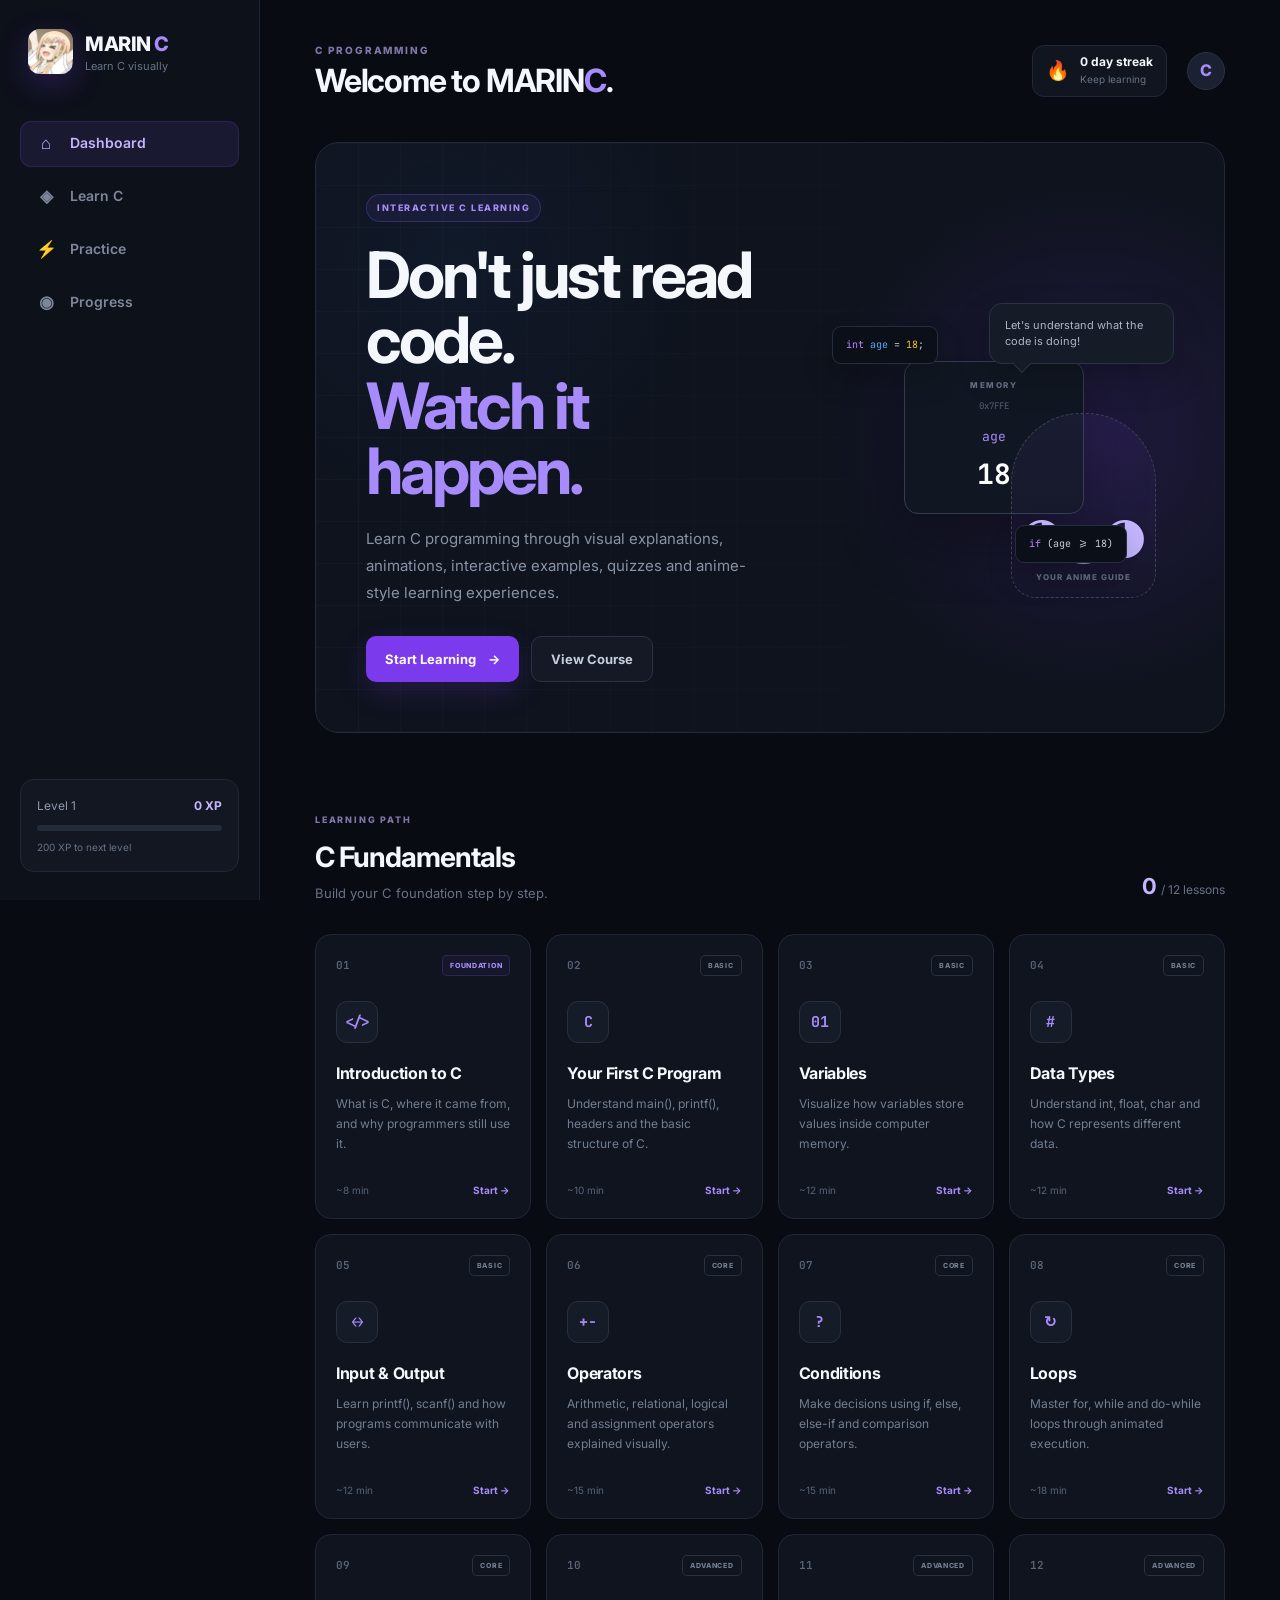
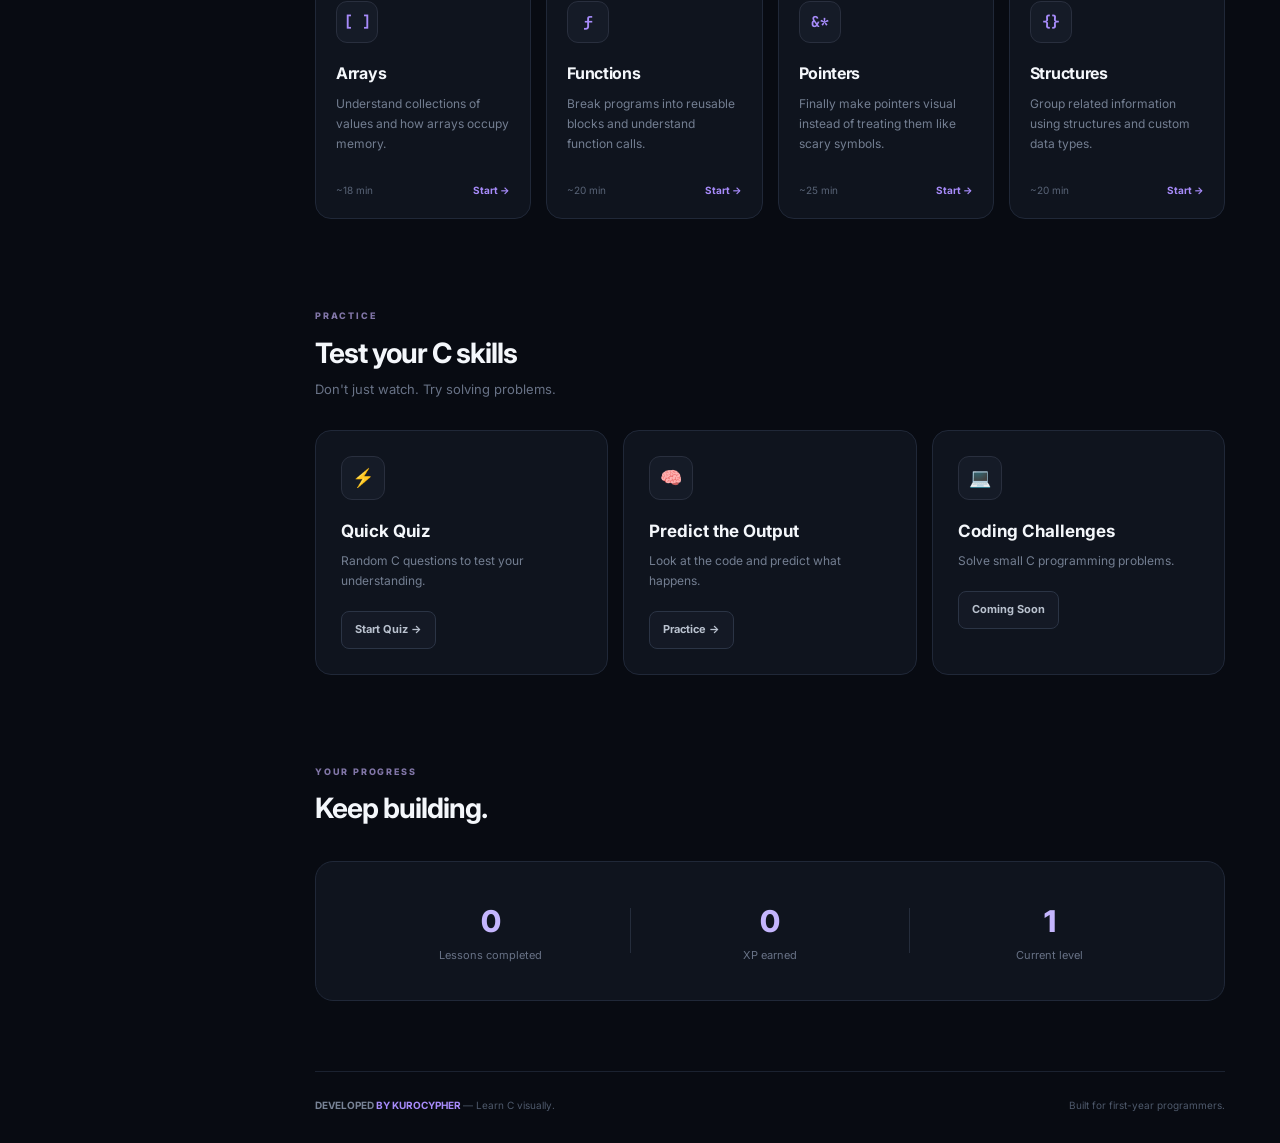
<file: index.html>
<!DOCTYPE html>
<html lang="en">
<head>
    <meta charset="UTF-8">
    <meta name="viewport" content="width=device-width, initial-scale=1.0">

    <title>CraftC — Learn C Visually</title>

    <link rel="preconnect" href="https://fonts.googleapis.com">
    <link rel="preconnect" href="https://fonts.gstatic.com" crossorigin>

    <link
        href="https://fonts.googleapis.com/css2?family=Inter:wght@400;500;600;700;800&family=JetBrains+Mono:wght@400;500;600&display=swap"
        rel="stylesheet"
    >

    <link rel="stylesheet" href="style.css">
</head>

<body>

<!-- =========================================================
     APP
========================================================= -->

<div class="app">

    <!-- =====================================================
         SIDEBAR
    ====================================================== -->

    <aside class="sidebar">

        <div class="brand">

            <div class="brand-logo">
            <img src="logo.png" alt="Logo">
        </div>

            <div class="brand-text">
                <h1>MARIN<span> C</span></h1>
                <p>Learn C visually</p>
            </div>

        </div>


        <nav class="navigation">

            <a href="index.html" class="nav-link active">
                <span class="nav-icon">⌂</span>
                <span>Dashboard</span>
            </a>

            <a href="#course" class="nav-link">
                <span class="nav-icon">◈</span>
                <span>Learn C</span>
            </a>

            <a href="#practice" class="nav-link">
                <span class="nav-icon">⚡</span>
                <span>Practice</span>
            </a>

            <a href="#progress" class="nav-link">
                <span class="nav-icon">◉</span>
                <span>Progress</span>
            </a>

        </nav>


        <div class="sidebar-bottom">

            <div class="level-card">

                <div class="level-row">

                    <span id="level-name">
                        Level 1
                    </span>

                    <strong id="xp-value">
                        0 XP
                    </strong>

                </div>

                <div class="xp-track">
                    <div
                        class="xp-fill"
                        id="xp-fill"
                    ></div>
                </div>

                <p id="xp-next">
                    200 XP to next level
                </p>

            </div>

        </div>

    </aside>


    <!-- =====================================================
         MAIN
    ====================================================== -->

    <main class="main-content">


        <!-- =================================================
             TOPBAR
        ================================================== -->

        <header class="topbar">

            <div class="topbar-left">

                <p class="eyebrow">
                     C PROGRAMMING
                </p>

                <h2>
                    Welcome to MARIN<span>C</span>.
                </h2>

            </div>


            <div class="topbar-right">

                <div class="streak">

                    <div class="streak-icon">
                        🔥
                    </div>

                    <div>
                        <strong id="streak-value">
                            0 day streak
                        </strong>

                        <small>
                            Keep learning
                        </small>
                    </div>

                </div>


                <div class="profile">

                    <div class="profile-avatar">
                        C
                    </div>

                </div>

            </div>

        </header>


        <!-- =================================================
             HERO
        ================================================== -->

        <section class="hero-section">

            <div class="hero-text">

                <span class="hero-tag">
                    INTERACTIVE C LEARNING
                </span>

                <h1>
                    Don't just read code.
                    <br>
                    <span>Watch it happen.</span>
                </h1>

                <p>
                    Learn C programming through visual explanations,
                    animations, interactive examples, quizzes and
                    anime-style learning experiences.
                </p>


                <div class="hero-buttons">

                    <a
                        href="lesson1.html"
                        class="primary-button"
                    >
                        Start Learning
                        <span>→</span>
                    </a>

                    <a
                        href="#course"
                        class="secondary-button"
                    >
                        View Course
                    </a>

                </div>

            </div>


            <!-- HERO VISUAL -->

            <div class="hero-visual">

                <div class="floating-code code-one">
                    <span class="code-keyword">int</span>
                    <span class="code-variable">age</span>
                    =
                    <span class="code-number">18</span>;
                </div>


                <div class="floating-code code-two">
                    <span class="code-keyword">if</span>
                    (age &gt;= 18)
                </div>


                <div class="hero-memory">

                    <div class="memory-label">
                        MEMORY
                    </div>

                    <div class="memory-address">
                        0x7FFE
                    </div>

                    <div class="memory-variable">
                        age
                    </div>

                    <div class="memory-value">
                        18
                    </div>

                </div>


                <!-- Replace this later with your anime character -->

                <div class="anime-placeholder">

                    <div class="anime-placeholder-face">
                        ◕‿◕
                    </div>

                    <span>
                        YOUR ANIME GUIDE
                    </span>

                </div>


                <div class="speech-bubble">

                    <span>
                        Let's understand
                        what the code is doing!
                    </span>

                </div>

            </div>

        </section>


        <!-- =================================================
             COURSE
        ================================================== -->

        <section
            class="course-section"
            id="course"
        >

            <div class="section-header">

                <div>

                    <span class="section-label">
                        LEARNING PATH
                    </span>

                    <h2>
                        C Fundamentals
                    </h2>

                    <p>
                        Build your C foundation step by step.
                    </p>

                </div>


                <div class="course-progress">

                    <strong id="completed-count">
                        0
                    </strong>

                    <span>
                        / 12 lessons
                    </span>

                </div>

            </div>


            <!-- COURSE GRID -->

            <div class="lesson-grid">


                <!-- =========================================
                     LESSON 1
                ========================================== -->

                <article class="lesson-card">

                    <div class="lesson-top">

                        <span class="lesson-number">
                            01
                        </span>

                        <span class="lesson-status completed">
                            FOUNDATION
                        </span>

                    </div>

                    <div class="lesson-icon">
                        &lt;/&gt;
                    </div>

                    <h3>
                        Introduction to C
                    </h3>

                    <p>
                        What is C, where it came from,
                        and why programmers still use it.
                    </p>

                    <div class="lesson-bottom">

                        <span>
                            ~8 min
                        </span>

                        <a href="lesson1.html">
                            Start →
                        </a>

                    </div>

                </article>


                <!-- =========================================
                     LESSON 2
                ========================================== -->

                <article class="lesson-card">

                    <div class="lesson-top">

                        <span class="lesson-number">
                            02
                        </span>

                        <span class="lesson-status">
                            BASIC
                        </span>

                    </div>

                    <div class="lesson-icon">
                        C
                    </div>

                    <h3>
                        Your First C Program
                    </h3>

                    <p>
                        Understand main(), printf(),
                        headers and the basic structure of C.
                    </p>

                    <div class="lesson-bottom">

                        <span>
                            ~10 min
                        </span>

                        <a href="lesson2.html">
                            Start →
                        </a>

                    </div>

                </article>


                <!-- =========================================
                     LESSON 3
                ========================================== -->

                <article class="lesson-card">

                    <div class="lesson-top">

                        <span class="lesson-number">
                            03
                        </span>

                        <span class="lesson-status">
                            BASIC
                        </span>

                    </div>

                    <div class="lesson-icon">
                        01
                    </div>

                    <h3>
                        Variables
                    </h3>

                    <p>
                        Visualize how variables store values
                        inside computer memory.
                    </p>

                    <div class="lesson-bottom">

                        <span>
                            ~12 min
                        </span>

                        <a href="lesson3.html">
                            Start →
                        </a>

                    </div>

                </article>


                <!-- =========================================
                     LESSON 4
                ========================================== -->

                <article class="lesson-card">

                    <div class="lesson-top">

                        <span class="lesson-number">
                            04
                        </span>

                        <span class="lesson-status">
                            BASIC
                        </span>

                    </div>

                    <div class="lesson-icon">
                        #
                    </div>

                    <h3>
                        Data Types
                    </h3>

                    <p>
                        Understand int, float, char and
                        how C represents different data.
                    </p>

                    <div class="lesson-bottom">

                        <span>
                            ~12 min
                        </span>

                        <a href="lesson4.html">
                            Start →
                        </a>

                    </div>

                </article>


                <!-- =========================================
                     LESSON 5
                ========================================== -->

                <article class="lesson-card">

                    <div class="lesson-top">

                        <span class="lesson-number">
                            05
                        </span>

                        <span class="lesson-status">
                            BASIC
                        </span>

                    </div>

                    <div class="lesson-icon">
                        ↔
                    </div>

                    <h3>
                        Input & Output
                    </h3>

                    <p>
                        Learn printf(), scanf() and how
                        programs communicate with users.
                    </p>

                    <div class="lesson-bottom">

                        <span>
                            ~12 min
                        </span>

                        <a href="lesson5.html">
                            Start →
                        </a>

                    </div>

                </article>


                <!-- =========================================
                     LESSON 6
                ========================================== -->

                <article class="lesson-card">

                    <div class="lesson-top">

                        <span class="lesson-number">
                            06
                        </span>

                        <span class="lesson-status">
                            CORE
                        </span>

                    </div>

                    <div class="lesson-icon">
                        +−
                    </div>

                    <h3>
                        Operators
                    </h3>

                    <p>
                        Arithmetic, relational, logical and
                        assignment operators explained visually.
                    </p>

                    <div class="lesson-bottom">

                        <span>
                            ~15 min
                        </span>

                        <a href="lesson6.html">
                            Start →
                        </a>

                    </div>

                </article>


                <!-- =========================================
                     LESSON 7
                ========================================== -->

                <article class="lesson-card">

                    <div class="lesson-top">

                        <span class="lesson-number">
                            07
                        </span>

                        <span class="lesson-status">
                            CORE
                        </span>

                    </div>

                    <div class="lesson-icon">
                        ?
                    </div>

                    <h3>
                        Conditions
                    </h3>

                    <p>
                        Make decisions using if, else,
                        else-if and comparison operators.
                    </p>

                    <div class="lesson-bottom">

                        <span>
                            ~15 min
                        </span>

                        <a href="lesson7.html">
                            Start →
                        </a>

                    </div>

                </article>


                <!-- =========================================
                     LESSON 8
                ========================================== -->

                <article class="lesson-card">

                    <div class="lesson-top">

                        <span class="lesson-number">
                            08
                        </span>

                        <span class="lesson-status">
                            CORE
                        </span>

                    </div>

                    <div class="lesson-icon">
                        ↻
                    </div>

                    <h3>
                        Loops
                    </h3>

                    <p>
                        Master for, while and do-while loops
                        through animated execution.
                    </p>

                    <div class="lesson-bottom">

                        <span>
                            ~18 min
                        </span>

                        <a href="lesson8.html">
                            Start →
                        </a>

                    </div>

                </article>


                <!-- =========================================
                     LESSON 9
                ========================================== -->

                <article class="lesson-card">

                    <div class="lesson-top">

                        <span class="lesson-number">
                            09
                        </span>

                        <span class="lesson-status">
                            CORE
                        </span>

                    </div>

                    <div class="lesson-icon">
                        [ ]
                    </div>

                    <h3>
                        Arrays
                    </h3>

                    <p>
                        Understand collections of values and
                        how arrays occupy memory.
                    </p>

                    <div class="lesson-bottom">

                        <span>
                            ~18 min
                        </span>

                        <a href="lesson9.html">
                            Start →
                        </a>

                    </div>

                </article>


                <!-- =========================================
                     LESSON 10
                ========================================== -->

                <article class="lesson-card">

                    <div class="lesson-top">

                        <span class="lesson-number">
                            10
                        </span>

                        <span class="lesson-status">
                            ADVANCED
                        </span>

                    </div>

                    <div class="lesson-icon">
                        ƒ
                    </div>

                    <h3>
                        Functions
                    </h3>

                    <p>
                        Break programs into reusable blocks
                        and understand function calls.
                    </p>

                    <div class="lesson-bottom">

                        <span>
                            ~20 min
                        </span>

                        <a href="lesson10.html">
                            Start →
                        </a>

                    </div>

                </article>


                <!-- =========================================
                     LESSON 11
                ========================================== -->

                <article class="lesson-card">

                    <div class="lesson-top">

                        <span class="lesson-number">
                            11
                        </span>

                        <span class="lesson-status">
                            ADVANCED
                        </span>

                    </div>

                    <div class="lesson-icon">
                        &*
                    </div>

                    <h3>
                        Pointers
                    </h3>

                    <p>
                        Finally make pointers visual instead
                        of treating them like scary symbols.
                    </p>

                    <div class="lesson-bottom">

                        <span>
                            ~25 min
                        </span>

                        <a href="lesson11.html">
                            Start →
                        </a>

                    </div>

                </article>


                <!-- =========================================
                     LESSON 12
                ========================================== -->

                <article class="lesson-card">

                    <div class="lesson-top">

                        <span class="lesson-number">
                            12
                        </span>

                        <span class="lesson-status">
                            ADVANCED
                        </span>

                    </div>

                    <div class="lesson-icon">
                        {}
                    </div>

                    <h3>
                        Structures
                    </h3>

                    <p>
                        Group related information using
                        structures and custom data types.
                    </p>

                    <div class="lesson-bottom">

                        <span>
                            ~20 min
                        </span>

                        <a href="lesson12.html">
                            Start →
                        </a>

                    </div>

                </article>


            </div>

        </section>


        <!-- =================================================
             PRACTICE
        ================================================== -->

        <section
            class="practice-section"
            id="practice"
        >

            <div class="section-header">

                <div>

                    <span class="section-label">
                        PRACTICE
                    </span>

                    <h2>
                        Test your C skills
                    </h2>

                    <p>
                        Don't just watch. Try solving problems.
                    </p>

                </div>

            </div>


            <div class="practice-grid">

                <div class="practice-card">

                    <div class="practice-icon">
                        ⚡
                    </div>

                    <h3>
                        Quick Quiz
                    </h3>

                    <p>
                        Random C questions to test your understanding.
                    </p>

                    <button
                        onclick="startQuiz()"
                        class="practice-button"
                    >
                        Start Quiz →
                    </button>

                </div>


                <div class="practice-card">

                    <div class="practice-icon">
                        🧠
                    </div>

                    <h3>
                        Predict the Output
                    </h3>

                    <p>
                        Look at the code and predict what happens.
                    </p>

                    <button
                        onclick="comingSoon()"
                        class="practice-button"
                    >
                        Practice →
                    </button>

                </div>


                <div class="practice-card">

                    <div class="practice-icon">
                        💻
                    </div>

                    <h3>
                        Coding Challenges
                    </h3>

                    <p>
                        Solve small C programming problems.
                    </p>

                    <button
                        onclick="comingSoon()"
                        class="practice-button"
                    >
                        Coming Soon
                    </button>

                </div>

            </div>

        </section>


        <!-- =================================================
             PROGRESS
        ================================================== -->

        <section
            class="progress-section"
            id="progress"
        >

            <div class="section-header">

                <div>

                    <span class="section-label">
                        YOUR PROGRESS
                    </span>

                    <h2>
                        Keep building.
                    </h2>

                </div>

            </div>


            <div class="progress-panel">

                <div class="progress-stat">

                    <span class="progress-stat-number"
                          id="progress-lessons">
                        0
                    </span>

                    <span>
                        Lessons completed
                    </span>

                </div>


                <div class="progress-divider"></div>


                <div class="progress-stat">

                    <span class="progress-stat-number"
                          id="progress-xp">
                        0
                    </span>

                    <span>
                        XP earned
                    </span>

                </div>


                <div class="progress-divider"></div>


                <div class="progress-stat">

                    <span class="progress-stat-number"
                          id="progress-level">
                        1
                    </span>

                    <span>
                        Current level
                    </span>

                </div>

            </div>

        </section>


        <!-- =================================================
             FOOTER
        ================================================== -->

        <footer class="footer">

            <div>
              <strong>
                    DEVELOPED<span>  BY KUROCYPHER </span>
                </strong>

                <span> — Learn C visually.</span>
            </div>

            <div>
                Built for first-year programmers.
            </div>

        </footer>


    </main>

</div>


<!-- =========================================================
     SIMPLE DASHBOARD JAVASCRIPT
========================================================= -->

<script>

    /*
        ======================================================
        CRAFTC DASHBOARD DATA
        ======================================================

        We intentionally keep this simple.

        Each individual lesson will have its own HTML file
        and its own animation system.

        This page only handles:
        - XP
        - completed lessons
        - level
        - dashboard progress
    */


    const TOTAL_LESSONS = 12;


    /* -------------------------------------------------------
       LOAD SAVED DATA
    ------------------------------------------------------- */

    let xp = Number(
        localStorage.getItem("craftc_xp")
    ) || 0;


    let completedLessons = JSON.parse(
        localStorage.getItem("craftc_completed")
    ) || [];


    /* -------------------------------------------------------
       CALCULATE LEVEL
    ------------------------------------------------------- */

    function calculateLevel() {

        return Math.floor(xp / 200) + 1;

    }


    /* -------------------------------------------------------
       UPDATE DASHBOARD
    ------------------------------------------------------- */

    function updateDashboard() {

        const level =
            calculateLevel();


        const levelXP =
            xp % 200;


        const percentage =
            Math.min(
                (levelXP / 200) * 100,
                100
            );


        /*
            XP
        */

        document.getElementById(
            "xp-value"
        ).textContent =
            xp + " XP";


        /*
            Level
        */

        document.getElementById(
            "level-name"
        ).textContent =
            "Level " + level;


        /*
            XP bar
        */

        document.getElementById(
            "xp-fill"
        ).style.width =
            percentage + "%";


        /*
            XP remaining
        */

        document.getElementById(
            "xp-next"
        ).textContent =
            (200 - levelXP) +
            " XP to next level";


        /*
            Completed lessons
        */

        document.getElementById(
            "completed-count"
        ).textContent =
            completedLessons.length;


        document.getElementById(
            "progress-lessons"
        ).textContent =
            completedLessons.length;


        /*
            Progress XP
        */

        document.getElementById(
            "progress-xp"
        ).textContent =
            xp;


        /*
            Progress level
        */

        document.getElementById(
            "progress-level"
        ).textContent =
            level;

    }


    /* -------------------------------------------------------
       QUIZ
    ------------------------------------------------------- */

    function startQuiz() {

        alert(
            "Quick Quiz will be added next."
        );

    }


    /* -------------------------------------------------------
       COMING SOON
    ------------------------------------------------------- */

    function comingSoon() {

        alert(
            "This feature is coming soon."
        );

    }


    /* -------------------------------------------------------
       INITIALIZE
    ------------------------------------------------------- */

    updateDashboard();

</script>

</body>
</html>
</file>
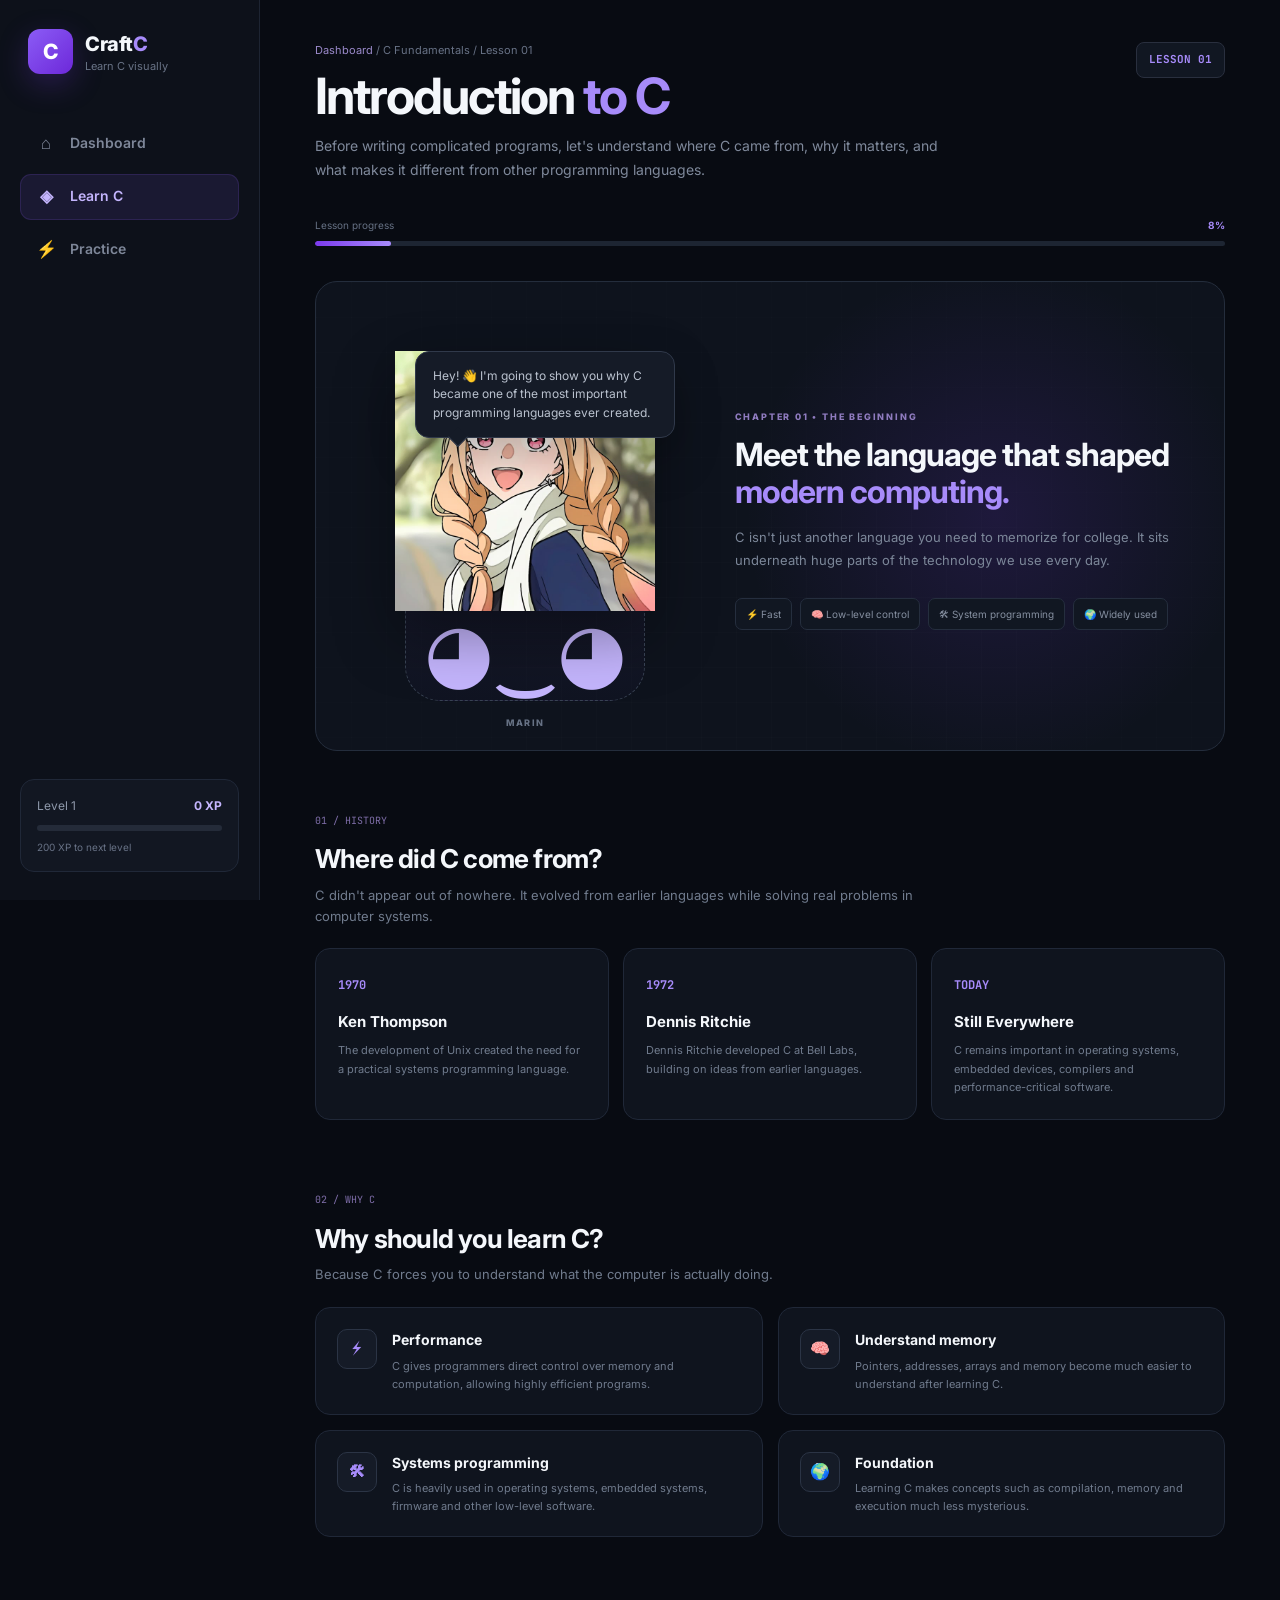
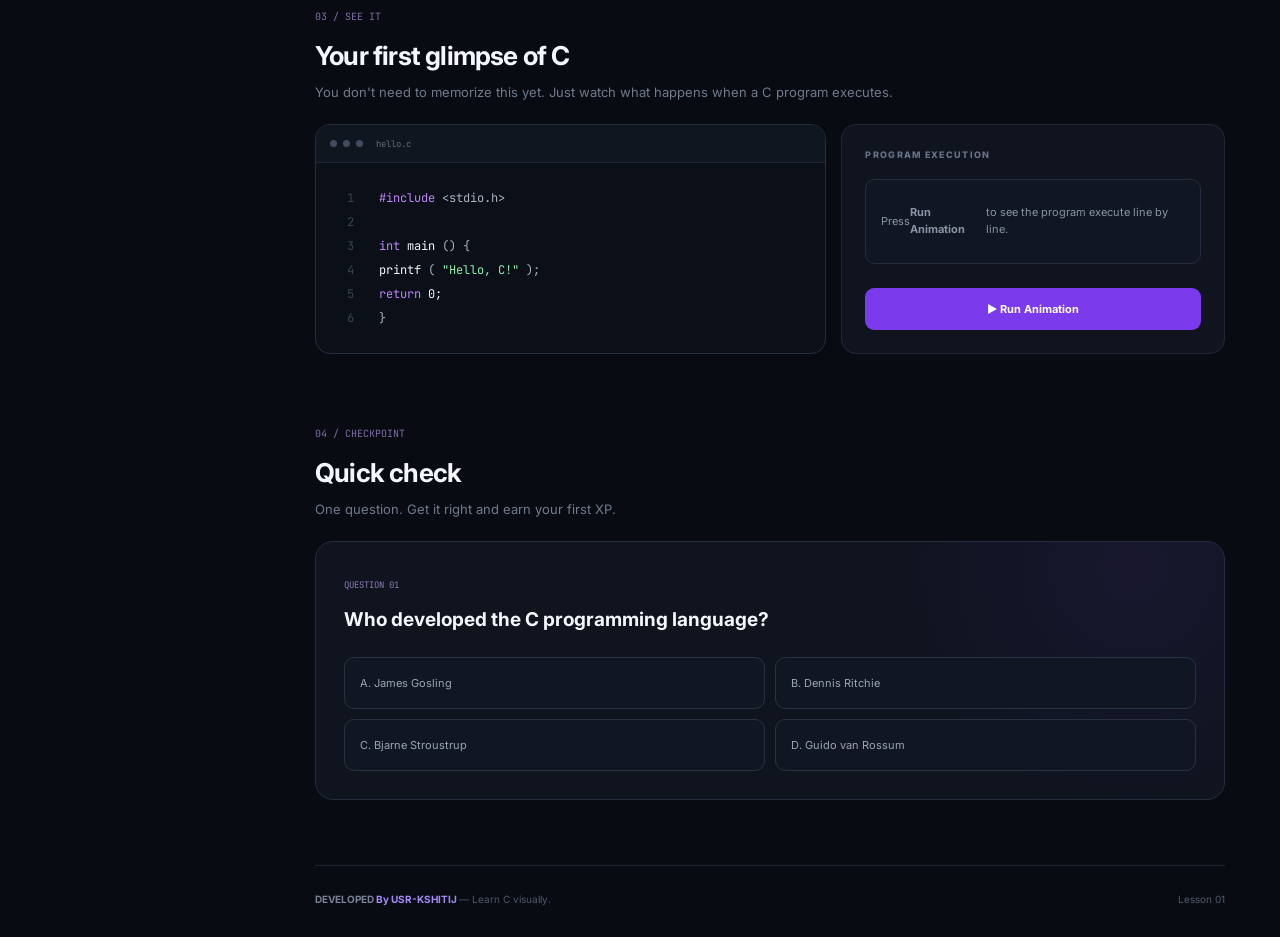
<file: lesson1.html>
<!DOCTYPE html>
<html lang="en">

<head>

    <meta charset="UTF-8">

    <meta
        name="viewport"
        content="width=device-width, initial-scale=1.0"
    >

    <title>Lesson 1 — Introduction to C | CraftC</title>

    <link
        rel="preconnect"
        href="https://fonts.googleapis.com"
    >

    <link
        rel="preconnect"
        href="https://fonts.gstatic.com"
        crossorigin
    >

    <link
        href="https://fonts.googleapis.com/css2?family=Inter:wght@400;500;600;700;800&family=JetBrains+Mono:wght@400;500;600&display=swap"
        rel="stylesheet"
    >

    <link
        rel="stylesheet"
        href="style.css"
    >


    <style>

        /* =====================================================
           LESSON PAGE
        ===================================================== */

        .lesson-page {

            max-width: 1150px;

            margin: 0 auto;

        }


        /* =====================================================
           LESSON HEADER
        ===================================================== */

        .lesson-header {

            display: flex;

            justify-content: space-between;

            align-items: flex-start;

            gap: 30px;

            margin-bottom: 35px;

        }

        .lesson-breadcrumb {

            color: #687286;

            font-size: 11px;

            margin-bottom: 10px;

        }

        .lesson-breadcrumb a {

            color: #9b8acb;

        }

        .lesson-header h1 {

            font-size: clamp(
                32px,
                5vw,
                50px
            );

            line-height: 1.05;

            letter-spacing: -2px;

        }

        .lesson-header h1 span {

            color: #a78bfa;

        }

        .lesson-subtitle {

            max-width: 650px;

            margin-top: 12px;

            color: #7f899b;

            font-size: 14px;

            line-height: 1.7;

        }


        .lesson-number-badge {

            flex-shrink: 0;

            padding: 8px 12px;

            border: 1px solid #292f3e;

            border-radius: 8px;

            background: #111722;

            color: #a78bfa;

            font-family:
                "JetBrains Mono",
                monospace;

            font-size: 11px;

            font-weight: 700;

        }


        /* =====================================================
           LESSON PROGRESS
        ===================================================== */

        .lesson-progress {

            margin-bottom: 35px;

        }

        .lesson-progress-top {

            display: flex;

            justify-content: space-between;

            margin-bottom: 8px;

            color: #667184;

            font-size: 10px;

        }

        .lesson-progress-top strong {

            color: #a78bfa;

        }

        .lesson-progress-track {

            height: 5px;

            overflow: hidden;

            border-radius: 999px;

            background: #1d2532;

        }

        .lesson-progress-fill {

            width: 8.33%;

            height: 100%;

            border-radius: inherit;

            background:
                linear-gradient(
                    90deg,
                    #7c3aed,
                    #a78bfa
                );

            transition:
                width .4s ease;

        }


        /* =====================================================
           TEACHING SCENE
        ===================================================== */

        .teaching-scene {

            position: relative;

            min-height: 470px;

            display: grid;

            grid-template-columns:
                .85fr 1.15fr;

            align-items: center;

            gap: 45px;

            padding: 45px;

            overflow: hidden;

            border: 1px solid #242d3c;

            border-radius: 22px;

            background:

                radial-gradient(
                    circle at 75% 50%,
                    rgba(124,58,237,.15),
                    transparent 35%
                ),

                #0e131d;

            margin-bottom: 55px;

        }


        .scene-grid {

            position: absolute;

            inset: 0;

            pointer-events: none;

            opacity: .45;

            background-image:

                linear-gradient(
                    rgba(255,255,255,.025) 1px,
                    transparent 1px
                ),

                linear-gradient(
                    90deg,
                    rgba(255,255,255,.025) 1px,
                    transparent 1px
                );

            background-size: 35px 35px;

        }


        /* =====================================================
           ANIME GUIDE
        ===================================================== */

        .anime-stage {

            position: relative;

            min-height: 370px;

            display: flex;

            align-items: flex-end;

            justify-content: center;

            z-index: 2;

        }


        .anime-character {

            width: 240px;

            height: 320px;

            display: flex;

            flex-direction: column;

            align-items: center;

            justify-content: center;

            border: 1px dashed #394354;

            border-radius:
                120px
                120px
                35px
                35px;

            background:

                linear-gradient(
                    180deg,
                    rgba(139,92,246,.12),
                    rgba(139,92,246,.025)
                );

            animation:
                characterFloat
                3.5s
                ease-in-out
                infinite;

        }


        @keyframes characterFloat {

            0%,
            100% {

                transform:
                    translateY(0);

            }

            50% {

                transform:
                    translateY(-8px);

            }

        }


        .anime-character-face {

            font-size: 80px;

            color: #c4b5fd;

            line-height: 1;

        }


        .anime-character-label {

            margin-top: 25px;

            color: #667184;

            font-size: 9px;

            font-weight: 800;

            letter-spacing: 1.5px;

        }


        /*
           YOUR IMAGE

           Later replace the placeholder with:

           <img
               src="anime-guide.png"
               class="anime-image"
               alt="Anime guide"
           >
        */


        .anime-image {

            max-width: 260px;

            max-height: 360px;

            object-fit: contain;

            filter:
                drop-shadow(
                    0 25px 30px
                    rgba(0,0,0,.35)
                );

            animation:
                characterFloat
                3.5s
                ease-in-out
                infinite;

        }


        /* =====================================================
           SPEECH BUBBLE
        ===================================================== */

        .guide-speech {

            position: absolute;

            top: 20px;

            right: 15px;

            max-width: 260px;

            padding: 15px 17px;

            border:
                1px solid
                #30394a;

            border-radius: 14px;

            background: #151b27;

            color: #bac2cf;

            font-size: 12px;

            line-height: 1.55;

            box-shadow:
                0 20px 45px
                rgba(0,0,0,.25);

        }


        .guide-speech::after {

            content: "";

            position: absolute;

            left: 35px;

            bottom: -7px;

            width: 13px;

            height: 13px;

            background: #151b27;

            border-right:
                1px solid #30394a;

            border-bottom:
                1px solid #30394a;

            transform:
                rotate(45deg);

        }


        /* =====================================================
           INTRO TEXT
        ===================================================== */

        .scene-content {

            position: relative;

            z-index: 2;

        }

        .scene-label {

            color: #8f7bbf;

            font-size: 9px;

            font-weight: 800;

            letter-spacing: 1.8px;

        }

        .scene-content h2 {

            margin-top: 10px;

            font-size: 32px;

            line-height: 1.15;

            letter-spacing: -1px;

        }

        .scene-content h2 span {

            color: #a78bfa;

        }

        .scene-content p {

            margin-top: 15px;

            color: #7c8799;

            font-size: 13px;

            line-height: 1.8;

        }


        /* =====================================================
           FACT CHIPS
        ===================================================== */

        .fact-list {

            display: flex;

            flex-wrap: wrap;

            gap: 8px;

            margin-top: 25px;

        }

        .fact {

            padding: 7px 10px;

            border:
                1px solid
                #252e3e;

            border-radius: 7px;

            background: #111722;

            color: #858fa0;

            font-size: 10px;

        }


        /* =====================================================
           CONTENT SECTION
        ===================================================== */

        .lesson-section {

            margin-bottom: 65px;

        }


        .lesson-section-header {

            margin-bottom: 22px;

        }


        .lesson-section-number {

            color: #7f6ea9;

            font-family:
                "JetBrains Mono",
                monospace;

            font-size: 10px;

        }


        .lesson-section-header h2 {

            margin-top: 7px;

            font-size: 26px;

            letter-spacing: -.8px;

        }


        .lesson-section-header p {

            max-width: 650px;

            margin-top: 5px;

            color: #707b8d;

            font-size: 13px;

        }


        /* =====================================================
           C HISTORY CARDS
        ===================================================== */

        .history-grid {

            display: grid;

            grid-template-columns:
                repeat(3, 1fr);

            gap: 14px;

        }


        .history-card {

            padding: 22px;

            border:
                1px solid
                #202838;

            border-radius: 15px;

            background: #0f141e;

        }


        .history-year {

            color: #a78bfa;

            font-family:
                "JetBrains Mono",
                monospace;

            font-size: 12px;

            font-weight: 700;

        }


        .history-card h3 {

            margin-top: 13px;

            font-size: 15px;

        }


        .history-card p {

            margin-top: 7px;

            color: #707b8d;

            font-size: 11px;

            line-height: 1.7;

        }


        /* =====================================================
           WHY C
        ===================================================== */

        .why-grid {

            display: grid;

            grid-template-columns:
                repeat(2, 1fr);

            gap: 15px;

        }


        .why-card {

            display: flex;

            gap: 15px;

            padding: 21px;

            border:
                1px solid
                #202838;

            border-radius: 15px;

            background: #0f141e;

        }


        .why-icon {

            flex-shrink: 0;

            width: 40px;

            height: 40px;

            display: grid;

            place-items: center;

            border:
                1px solid
                #2b3445;

            border-radius: 10px;

            background: #151b27;

            color: #a78bfa;

            font-family:
                "JetBrains Mono",
                monospace;

            font-weight: 700;

        }


        .why-card h3 {

            font-size: 14px;

        }


        .why-card p {

            margin-top: 5px;

            color: #707b8d;

            font-size: 11px;

            line-height: 1.65;

        }


        /* =====================================================
           CODE DEMO
        ===================================================== */

        .code-demo {

            display: grid;

            grid-template-columns:
                1fr .75fr;

            gap: 15px;

        }


        .code-window {

            overflow: hidden;

            border:
                1px solid
                #252e3e;

            border-radius: 15px;

            background: #0b1018;

        }


        .window-top {

            display: flex;

            align-items: center;

            gap: 6px;

            height: 38px;

            padding: 0 14px;

            border-bottom:
                1px solid
                #202838;

            background: #101620;

        }


        .window-dot {

            width: 7px;

            height: 7px;

            border-radius: 50%;

            background: #414b5d;

        }


        .window-title {

            margin-left: 7px;

            color: #606b7d;

            font-family:
                "JetBrains Mono",
                monospace;

            font-size: 9px;

        }


        .code-body {

            padding: 23px;

            font-family:
                "JetBrains Mono",
                monospace;

            font-size: 12px;

            line-height: 2;

        }


        .code-line {

            padding: 0 8px;

            border-radius: 5px;

            transition:
                background .3s ease;

        }


        .code-line.active {

            background:
                rgba(139,92,246,.12);

        }


        .line-number {

            display: inline-block;

            width: 25px;

            color: #394354;

            user-select: none;

        }


        .syntax-keyword {

            color: #c084fc;

        }


        .syntax-function {

            color: #60a5fa;

        }


        .syntax-string {

            color: #86efac;

        }


        .syntax-symbol {

            color: #aab3c2;

        }


        /* =====================================================
           EXECUTION PANEL
        ===================================================== */

        .execution-panel {

            display: flex;

            flex-direction: column;

            padding: 23px;

            border:
                1px solid
                #202838;

            border-radius: 15px;

            background: #0f141e;

        }


        .execution-label {

            color: #687286;

            font-size: 9px;

            font-weight: 800;

            letter-spacing: 1.3px;

        }


        .execution-step {

            min-height: 85px;

            display: flex;

            align-items: center;

            margin-top: 16px;

            padding: 15px;

            border:
                1px solid
                #252e3e;

            border-radius: 10px;

            background: #111722;

            color: #8993a5;

            font-size: 11px;

            line-height: 1.6;

        }


        .run-button {

            min-height: 42px;

            margin-top: auto;

            border: none;

            border-radius: 9px;

            background: #7c3aed;

            color: white;

            font-size: 11px;

            font-weight: 700;

            transition:
                background .2s ease,
                transform .2s ease;

        }


        .run-button:hover {

            background: #8b5cf6;

            transform:
                translateY(-2px);

        }


        /* =====================================================
           OUTPUT
        ===================================================== */

        .terminal-output {

            margin-top: 15px;

            padding: 15px;

            border:
                1px solid
                #252e3e;

            border-radius: 10px;

            background: #090d13;

            color: #86efac;

            font-family:
                "JetBrains Mono",
                monospace;

            font-size: 11px;

        }


        .terminal-label {

            display: block;

            margin-bottom: 7px;

            color: #4f5b6e;

            font-size: 8px;

        }


        /* =====================================================
           QUIZ
        ===================================================== */

        .quiz-card {

            padding: 28px;

            border:
                1px solid
                #252e3e;

            border-radius: 18px;

            background:

                radial-gradient(
                    circle at 90% 10%,
                    rgba(124,58,237,.08),
                    transparent 30%
                ),

                #0f141e;

        }


        .quiz-question-number {

            color: #8b7ab5;

            font-family:
                "JetBrains Mono",
                monospace;

            font-size: 9px;

        }


        .quiz-question {

            margin-top: 9px;

            font-size: 19px;

            font-weight: 700;

        }


        .quiz-options {

            display: grid;

            grid-template-columns:
                repeat(2, 1fr);

            gap: 10px;

            margin-top: 22px;

        }


        .quiz-option {

            min-height: 52px;

            padding: 0 15px;

            border:
                1px solid
                #293243;

            border-radius: 10px;

            background: #111722;

            color: #9ba5b5;

            text-align: left;

            font-size: 11px;

            cursor: pointer;

            transition:
                border .2s ease,
                background .2s ease,
                transform .2s ease;

        }


        .quiz-option:hover {

            border-color: #465167;

            background: #151c29;

            transform:
                translateY(-1px);

        }


        .quiz-option.correct {

            border-color:
                rgba(74,222,128,.5);

            background:
                rgba(74,222,128,.08);

            color: #86efac;

        }


        .quiz-option.wrong {

            border-color:
                rgba(248,113,113,.5);

            background:
                rgba(248,113,113,.08);

            color: #fca5a5;

        }


        .quiz-feedback {

            display: none;

            align-items: center;

            gap: 15px;

            margin-top: 20px;

            padding: 15px;

            border:
                1px solid
                #252e3e;

            border-radius: 12px;

            background: #111722;

        }


        .quiz-feedback.show {

            display: flex;

        }


        .feedback-character {

            width: 55px;

            height: 55px;

            flex-shrink: 0;

            display: grid;

            place-items: center;

            border-radius: 12px;

            background: #181f2c;

            color: #c4b5fd;

            font-size: 22px;

        }


        /*
           Replace this later with:

           <img src="anime-correct.png">
        */


        .feedback-text strong {

            display: block;

            font-size: 12px;

        }


        .feedback-text span {

            display: block;

            margin-top: 3px;

            color: #6f7a8c;

            font-size: 10px;

        }


        /* =====================================================
           COMPLETE AREA
        ===================================================== */

        .completion {

            display: none;

            text-align: center;

            padding: 45px 25px;

            margin-top: 30px;

            border:
                1px solid
                rgba(139,92,246,.3);

            border-radius: 18px;

            background:
                radial-gradient(
                    circle,
                    rgba(124,58,237,.13),
                    transparent 60%
                );

        }


        .completion.show {

            display: block;

            animation:
                completionIn
                .5s
                ease;

        }


        @keyframes completionIn {

            from {

                opacity: 0;

                transform:
                    translateY(15px);

            }

            to {

                opacity: 1;

                transform:
                    translateY(0);

            }

        }


        .completion-icon {

            font-size: 42px;

        }


        .completion h2 {

            margin-top: 12px;

            font-size: 26px;

        }


        .completion p {

            margin-top: 7px;

            color: #747f91;

            font-size: 12px;

        }


        .xp-reward {

            display: inline-flex;

            margin-top: 18px;

            padding: 7px 12px;

            border:
                1px solid
                rgba(139,92,246,.25);

            border-radius: 999px;

            background:
                rgba(139,92,246,.08);

            color: #c4b5fd;

            font-size: 11px;

            font-weight: 700;

        }


        .next-button {

            display: inline-flex;

            align-items: center;

            gap: 10px;

            margin-top: 22px;

            padding: 12px 17px;

            border-radius: 9px;

            background: #7c3aed;

            color: white;

            font-size: 11px;

            font-weight: 700;

        }


        /* =====================================================
           MOBILE
        ===================================================== */

        @media (max-width: 900px) {

            .teaching-scene {

                grid-template-columns: 1fr;

            }

            .anime-stage {

                min-height: 280px;

                order: 2;

            }

            .scene-content {

                order: 1;

            }

            .code-demo {

                grid-template-columns: 1fr;

            }

            .history-grid {

                grid-template-columns:
                    repeat(2, 1fr);

            }

        }


        @media (max-width: 600px) {

            .lesson-header {

                flex-direction: column;

                gap: 15px;

            }

            .lesson-header h1 {

                font-size: 35px;

            }

            .teaching-scene {

                padding: 25px 18px;

                border-radius: 17px;

            }

            .anime-character {

                width: 190px;

                height: 260px;

            }

            .anime-character-face {

                font-size: 60px;

            }

            .guide-speech {

                top: 5px;

                right: 0;

                max-width: 185px;

            }

            .history-grid {

                grid-template-columns: 1fr;

            }

            .why-grid {

                grid-template-columns: 1fr;

            }

            .quiz-options {

                grid-template-columns: 1fr;

            }

            .quiz-card {

                padding: 20px;

            }

        }

    </style>

</head>


<body>


<div class="app">


    <!-- =====================================================
         SIDEBAR
    ====================================================== -->

    <aside class="sidebar">

        <div class="brand">

            <div class="brand-logo">
                C
            </div>

            <div class="brand-text">

                <h1>
                    Craft<span>C</span>
                </h1>

                <p>
                    Learn C visually
                </p>

            </div>

        </div>


        <nav class="navigation">

            <a
                href="index.html"
                class="nav-link"
            >
                <span class="nav-icon">
                    ⌂
                </span>

                <span>
                    Dashboard
                </span>
            </a>


            <a
                href="#lesson"
                class="nav-link active"
            >
                <span class="nav-icon">
                    ◈
                </span>

                <span>
                    Learn C
                </span>
            </a>


            <a
                href="#quiz"
                class="nav-link"
            >
                <span class="nav-icon">
                    ⚡
                </span>

                <span>
                    Practice
                </span>
            </a>

        </nav>


        <div class="sidebar-bottom">

            <div class="level-card">

                <div class="level-row">

                    <span id="level-name">
                        Level 1
                    </span>

                    <strong id="xp-value">
                        0 XP
                    </strong>

                </div>


                <div class="xp-track">

                    <div
                        class="xp-fill"
                        id="xp-fill"
                    ></div>

                </div>


                <p id="xp-next">
                    200 XP to next level
                </p>

            </div>

        </div>

    </aside>


    <!-- =====================================================
         MAIN
    ====================================================== -->

    <main class="main-content">


        <div
            class="lesson-page"
            id="lesson"
        >


            <!-- =================================================
                 HEADER
            ================================================== -->

            <header class="lesson-header">

                <div>

                    <div class="lesson-breadcrumb">

                        <a href="index.html">
                            Dashboard
                        </a>

                        <span>
                            /
                        </span>

                        C Fundamentals
                        <span>
                            /
                        </span>

                        Lesson 01

                    </div>


                    <h1>

                        Introduction
                        <span>to C</span>

                    </h1>


                    <p class="lesson-subtitle">

                        Before writing complicated programs,
                        let's understand where C came from,
                        why it matters, and what makes it
                        different from other programming languages.

                    </p>

                </div>


                <div class="lesson-number-badge">

                    LESSON 01

                </div>

            </header>


            <!-- =================================================
                 LESSON PROGRESS
            ================================================== -->

            <div class="lesson-progress">

                <div class="lesson-progress-top">

                    <span>
                        Lesson progress
                    </span>

                    <strong id="lesson-progress-text">
                        8%
                    </strong>

                </div>


                <div class="lesson-progress-track">

                    <div
                        class="lesson-progress-fill"
                        id="lesson-progress-fill"
                    ></div>

                </div>

            </div>


            <!-- =================================================
                 TEACHING SCENE
            ================================================== -->

            <section class="teaching-scene">

                <div class="scene-grid"></div>


                <!-- ANIME CHARACTER -->

                <div class="anime-stage">

                    <div class="anime-character">

                        <!--
                            REPLACE THIS PLACEHOLDER
                            WITH YOUR IMAGE LATER.

                            Example:-->

                            <img
                                src="anime-guide.png"
                                class="anime-image"
                                alt="Anime guide"
                            >
                        

                        <div class="anime-character-face">
                            ◕‿◕
                        </div>

                        <div class="anime-character-label">

                            MARIN

                        </div>

                    </div>


                    <div class="guide-speech">

                        Hey! 👋

                        I'm going to show you why
                        C became one of the most
                        important programming languages
                        ever created.

                    </div>

                </div>


                <!-- TEXT -->

                <div class="scene-content">

                    <span class="scene-label">

                        CHAPTER 01 • THE BEGINNING

                    </span>


                    <h2>

                        Meet the language
                        that shaped
                        <span>modern computing.</span>

                    </h2>


                    <p>

                        C isn't just another language
                        you need to memorize for college.

                        It sits underneath huge parts
                        of the technology we use every day.

                    </p>


                    <div class="fact-list">

                        <span class="fact">
                            ⚡ Fast
                        </span>

                        <span class="fact">
                            🧠 Low-level control
                        </span>

                        <span class="fact">
                            🛠 System programming
                        </span>

                        <span class="fact">
                            🌍 Widely used
                        </span>

                    </div>

                </div>

            </section>


            <!-- =================================================
                 HISTORY
            ================================================== -->

            <section class="lesson-section">

                <div class="lesson-section-header">

                    <span class="lesson-section-number">
                        01 / HISTORY
                    </span>

                    <h2>
                        Where did C come from?
                    </h2>

                    <p>
                        C didn't appear out of nowhere.
                        It evolved from earlier languages
                        while solving real problems in
                        computer systems.
                    </p>

                </div>


                <div class="history-grid">


                    <article class="history-card">

                        <span class="history-year">
                            1970
                        </span>

                        <h3>
                            Ken Thompson
                        </h3>

                        <p>
                            The development of Unix created
                            the need for a practical systems
                            programming language.
                        </p>

                    </article>


                    <article class="history-card">

                        <span class="history-year">
                            1972
                        </span>

                        <h3>
                            Dennis Ritchie
                        </h3>

                        <p>
                            Dennis Ritchie developed C at
                            Bell Labs, building on ideas from
                            earlier languages.
                        </p>

                    </article>


                    <article class="history-card">

                        <span class="history-year">
                            TODAY
                        </span>

                        <h3>
                            Still Everywhere
                        </h3>

                        <p>
                            C remains important in operating
                            systems, embedded devices,
                            compilers and performance-critical
                            software.
                        </p>

                    </article>


                </div>

            </section>


            <!-- =================================================
                 WHY C
            ================================================== -->

            <section class="lesson-section">

                <div class="lesson-section-header">

                    <span class="lesson-section-number">
                        02 / WHY C
                    </span>

                    <h2>
                        Why should you learn C?
                    </h2>

                    <p>
                        Because C forces you to understand
                        what the computer is actually doing.
                    </p>

                </div>


                <div class="why-grid">


                    <article class="why-card">

                        <div class="why-icon">
                            ⚡
                        </div>

                        <div>

                            <h3>
                                Performance
                            </h3>

                            <p>
                                C gives programmers direct
                                control over memory and
                                computation, allowing highly
                                efficient programs.
                            </p>

                        </div>

                    </article>


                    <article class="why-card">

                        <div class="why-icon">
                            🧠
                        </div>

                        <div>

                            <h3>
                                Understand memory
                            </h3>

                            <p>
                                Pointers, addresses, arrays
                                and memory become much easier
                                to understand after learning C.
                            </p>

                        </div>

                    </article>


                    <article class="why-card">

                        <div class="why-icon">
                            🛠
                        </div>

                        <div>

                            <h3>
                                Systems programming
                            </h3>

                            <p>
                                C is heavily used in operating
                                systems, embedded systems,
                                firmware and other low-level software.
                            </p>

                        </div>

                    </article>


                    <article class="why-card">

                        <div class="why-icon">
                            🌍
                        </div>

                        <div>

                            <h3>
                                Foundation
                            </h3>

                            <p>
                                Learning C makes concepts such
                                as compilation, memory and
                                execution much less mysterious.
                            </p>

                        </div>

                    </article>


                </div>

            </section>


            <!-- =================================================
                 FIRST CODE
            ================================================== -->

            <section class="lesson-section">

                <div class="lesson-section-header">

                    <span class="lesson-section-number">
                        03 / SEE IT
                    </span>

                    <h2>
                        Your first glimpse of C
                    </h2>

                    <p>
                        You don't need to memorize this yet.
                        Just watch what happens when a C program
                        executes.
                    </p>

                </div>


                <div class="code-demo">


                    <!-- CODE -->

                    <div class="code-window">

                        <div class="window-top">

                            <span class="window-dot"></span>
                            <span class="window-dot"></span>
                            <span class="window-dot"></span>

                            <span class="window-title">
                                hello.c
                            </span>

                        </div>


                        <div class="code-body">


                            <div
                                class="code-line"
                                id="line-1"
                            >

                                <span class="line-number">
                                    1
                                </span>

                                <span class="syntax-keyword">
                                    #include
                                </span>

                                <span class="syntax-symbol">
                                    &lt;stdio.h&gt;
                                </span>

                            </div>


                            <div
                                class="code-line"
                                id="line-2"
                            >

                                <span class="line-number">
                                    2
                                </span>

                            </div>


                            <div
                                class="code-line"
                                id="line-3"
                            >

                                <span class="line-number">
                                    3
                                </span>

                                <span class="syntax-keyword">
                                    int
                                </span>

                                <span>
                                    main
                                </span>

                                <span class="syntax-symbol">
                                    ()
                                </span>

                                <span class="syntax-symbol">
                                    {
                                </span>

                            </div>


                            <div
                                class="code-line"
                                id="line-4"
                            >

                                <span class="line-number">
                                    4
                                </span>

                                <span>
                                    printf
                                </span>

                                <span class="syntax-symbol">
                                    (
                                </span>

                                <span class="syntax-string">
                                    "Hello, C!"
                                </span>

                                <span class="syntax-symbol">
                                    );
                                </span>

                            </div>


                            <div
                                class="code-line"
                                id="line-5"
                            >

                                <span class="line-number">
                                    5
                                </span>

                                <span class="syntax-keyword">
                                    return
                                </span>

                                <span>
                                    0;
                                </span>

                            </div>


                            <div
                                class="code-line"
                                id="line-6"
                            >

                                <span class="line-number">
                                    6
                                </span>

                                <span class="syntax-symbol">
                                    }
                                </span>

                            </div>


                        </div>

                    </div>


                    <!-- EXECUTION -->

                    <div class="execution-panel">

                        <span class="execution-label">
                            PROGRAM EXECUTION
                        </span>


                        <div
                            class="execution-step"
                            id="execution-text"
                        >

                            Press
                            <strong>
                                Run Animation
                            </strong>
                            to see the program execute
                            line by line.

                        </div>


                        <div
                            class="terminal-output"
                            id="terminal-output"
                            style="display:none;"
                        >

                            <span class="terminal-label">
                                TERMINAL
                            </span>

                            Hello, C!

                        </div>


                        <button
                            class="run-button"
                            id="run-button"
                            onclick="runCodeAnimation()"
                        >

                            ▶ Run Animation

                        </button>

                    </div>


                </div>

            </section>


            <!-- =================================================
                 QUIZ
            ================================================== -->

            <section
                class="lesson-section"
                id="quiz"
            >

                <div class="lesson-section-header">

                    <span class="lesson-section-number">
                        04 / CHECKPOINT
                    </span>

                    <h2>
                        Quick check
                    </h2>

                    <p>
                        One question. Get it right and
                        earn your first XP.
                    </p>

                </div>


                <div class="quiz-card">

                    <span class="quiz-question-number">
                        QUESTION 01
                    </span>


                    <div class="quiz-question">

                        Who developed the C programming
                        language?

                    </div>


                    <div class="quiz-options">


                        <button
                            class="quiz-option"
                            onclick="answerQuiz(this, false)"
                        >

                            A. James Gosling

                        </button>


                        <button
                            class="quiz-option"
                            onclick="answerQuiz(this, true)"
                        >

                            B. Dennis Ritchie

                        </button>


                        <button
                            class="quiz-option"
                            onclick="answerQuiz(this, false)"
                        >

                            C. Bjarne Stroustrup

                        </button>


                        <button
                            class="quiz-option"
                            onclick="answerQuiz(this, false)"
                        >

                            D. Guido van Rossum

                        </button>


                    </div>


                    <div
                        class="quiz-feedback"
                        id="quiz-feedback"
                    >

                        <div
                            class="feedback-character"
                            id="feedback-character"
                        >
                            ✓
                        </div>


                        <div class="feedback-text">

                            <strong
                                id="feedback-title"
                            >
                                Nice!
                            </strong>

                            <span
                                id="feedback-message"
                            >
                                Dennis Ritchie developed C.
                            </span>

                        </div>

                    </div>


                </div>


                <!-- =================================================
                     COMPLETION
                ================================================== -->

                <div
                    class="completion"
                    id="completion"
                >

                    <div class="completion-icon">
                        🎉
                    </div>

                    <h2>
                        Lesson Complete!
                    </h2>

                    <p>
                        You've completed your first
                        CraftC lesson.
                    </p>


                    <div class="xp-reward">
                        +50 XP
                    </div>


                    <br>


                    <a
                        href="lesson2.html"
                        class="next-button"
                    >

                        Continue to Lesson 2
                        →

                    </a>

                </div>

            </section>


        </div>


        <!-- =================================================
             FOOTER
        ================================================== -->

        <footer class="footer">

            <div>
<strong>
                    DEVELOPED<span>  By USR-KSHITIJ</span>
                </strong>


                <span>
                    — Learn C visually.
                </span>

            </div>


            <div>

                Lesson 01

            </div>

        </footer>


    </main>

</div>


<script>


    /* =====================================================
       CRAFTC LESSON DATA
    ===================================================== */


    const LESSON_ID = "lesson1";

    const LESSON_XP = 50;


    /* =====================================================
       XP
    ===================================================== */

    let xp =
        Number(
            localStorage.getItem(
                "craftc_xp"
            )
        ) || 0;


    let completedLessons =
        JSON.parse(
            localStorage.getItem(
                "craftc_completed"
            )
        ) || [];


    /* =====================================================
       UPDATE LEVEL
    ===================================================== */

    function updateXP() {

        const level =
            Math.floor(
                xp / 200
            ) + 1;


        const currentLevelXP =
            xp % 200;


        const percentage =
            Math.min(
                (currentLevelXP / 200) * 100,
                100
            );


        document.getElementById(
            "level-name"
        ).textContent =
            "Level " + level;


        document.getElementById(
            "xp-value"
        ).textContent =
            xp + " XP";


        document.getElementById(
            "xp-fill"
        ).style.width =
            percentage + "%";


        document.getElementById(
            "xp-next"
        ).textContent =
            (200 - currentLevelXP) +
            " XP to next level";

    }


    /* =====================================================
       CODE ANIMATION
    ===================================================== */

    let animationRunning = false;


    function runCodeAnimation() {

        if (animationRunning) {
            return;
        }


        animationRunning = true;


        const button =
            document.getElementById(
                "run-button"
            );


        const execution =
            document.getElementById(
                "execution-text"
            );


        const terminal =
            document.getElementById(
                "terminal-output"
            );


        button.disabled = true;

        button.textContent =
            "Running...";


        terminal.style.display =
            "none";


        const lines = [

            {
                id: "line-1",
                text:
                    "Loading the standard input/output library..."
            },

            {
                id: "line-3",
                text:
                    "The program starts executing from main()."
            },

            {
                id: "line-4",
                text:
                    "printf() sends text to the terminal."
            },

            {
                id: "line-5",
                text:
                    "return 0 tells the operating system the program finished successfully."
            },

            {
                id: "line-6",
                text:
                    "main() ends. Program finished!"
            }

        ];


        let index = 0;


        function nextStep() {

            document
                .querySelectorAll(
                    ".code-line"
                )
                .forEach(
                    line =>
                        line.classList.remove(
                            "active"
                        )
                );


            if (index >= lines.length) {

                execution.innerHTML =
                    "Program finished successfully!";

                terminal.style.display =
                    "block";


                button.disabled = false;

                button.textContent =
                    "↻ Run Again";


                animationRunning = false;

                return;

            }


            const step =
                lines[index];


            document
                .getElementById(
                    step.id
                )
                .classList.add(
                    "active"
                );


            execution.textContent =
                step.text;


            index++;


            setTimeout(
                nextStep,
                1300
            );

        }


        nextStep();

    }


    /* =====================================================
       QUIZ
    ===================================================== */

    let quizAnswered = false;


    function answerQuiz(
        selectedButton,
        correct
    ) {

        if (quizAnswered) {
            return;
        }


        const buttons =
            document.querySelectorAll(
                ".quiz-option"
            );


        if (correct) {

            quizAnswered = true;


            selectedButton.classList.add(
                "correct"
            );


            buttons.forEach(
                button => {
                    button.disabled = true;
                }
            );


            document.getElementById(
                "feedback-character"
            ).textContent =
                "✦";


            document.getElementById(
                "feedback-title"
            ).textContent =
                "Correct! 🔥";


            document.getElementById(
                "feedback-message"
            ).textContent =
                "Dennis Ritchie developed C at Bell Labs.";


            document.getElementById(
                "quiz-feedback"
            ).classList.add(
                "show"
            );


            completeLesson();


        } else {

            selectedButton.classList.add(
                "wrong"
            );


            document.getElementById(
                "feedback-character"
            ).textContent =
                "↻";


            document.getElementById(
                "feedback-title"
            ).textContent =
                "Not quite.";


            document.getElementById(
                "feedback-message"
            ).textContent =
                "Try again. Think about the name associated with Bell Labs and C.";


            document.getElementById(
                "quiz-feedback"
            ).classList.add(
                "show"
            );


            setTimeout(
                () => {

                    selectedButton.classList.remove(
                        "wrong"
                    );

                },
                900
            );

        }

    }


    /* =====================================================
       COMPLETE LESSON
    ===================================================== */

    function completeLesson() {


        if (
            completedLessons.includes(
                LESSON_ID
            )
        ) {

            document
                .getElementById(
                    "completion"
                )
                .classList.add(
                    "show"
                );

            return;

        }


        completedLessons.push(
            LESSON_ID
        );


        xp += LESSON_XP;


        localStorage.setItem(
            "craftc_xp",
            xp
        );


        localStorage.setItem(
            "craftc_completed",
            JSON.stringify(
                completedLessons
            )
        );


        updateXP();


        document
            .getElementById(
                "completion"
            )
            .classList.add(
                "show"
            );


        document
            .getElementById(
                "lesson-progress-fill"
            )
            .style.width =
            "100%";


        document
            .getElementById(
                "lesson-progress-text"
            )
            .textContent =
            "100%";


        window.scrollTo({

            top:
                document
                    .getElementById(
                        "completion"
                    )
                    .offsetTop - 100,

            behavior:
                "smooth"

        });

    }


    /* =====================================================
       INITIALIZE
    ===================================================== */

    updateXP();


    /*
       If already completed,
       show completion state.
    */

    if (
        completedLessons.includes(
            LESSON_ID
        )
    ) {

        document
            .getElementById(
                "lesson-progress-fill"
            )
            .style.width =
            "100%";


        document
            .getElementById(
                "lesson-progress-text"
            )
            .textContent =
            "100%";


        document
            .getElementById(
                "completion"
            )
            .classList.add(
                "show"
            );

    }

</script>


</body>

</html>
</file>
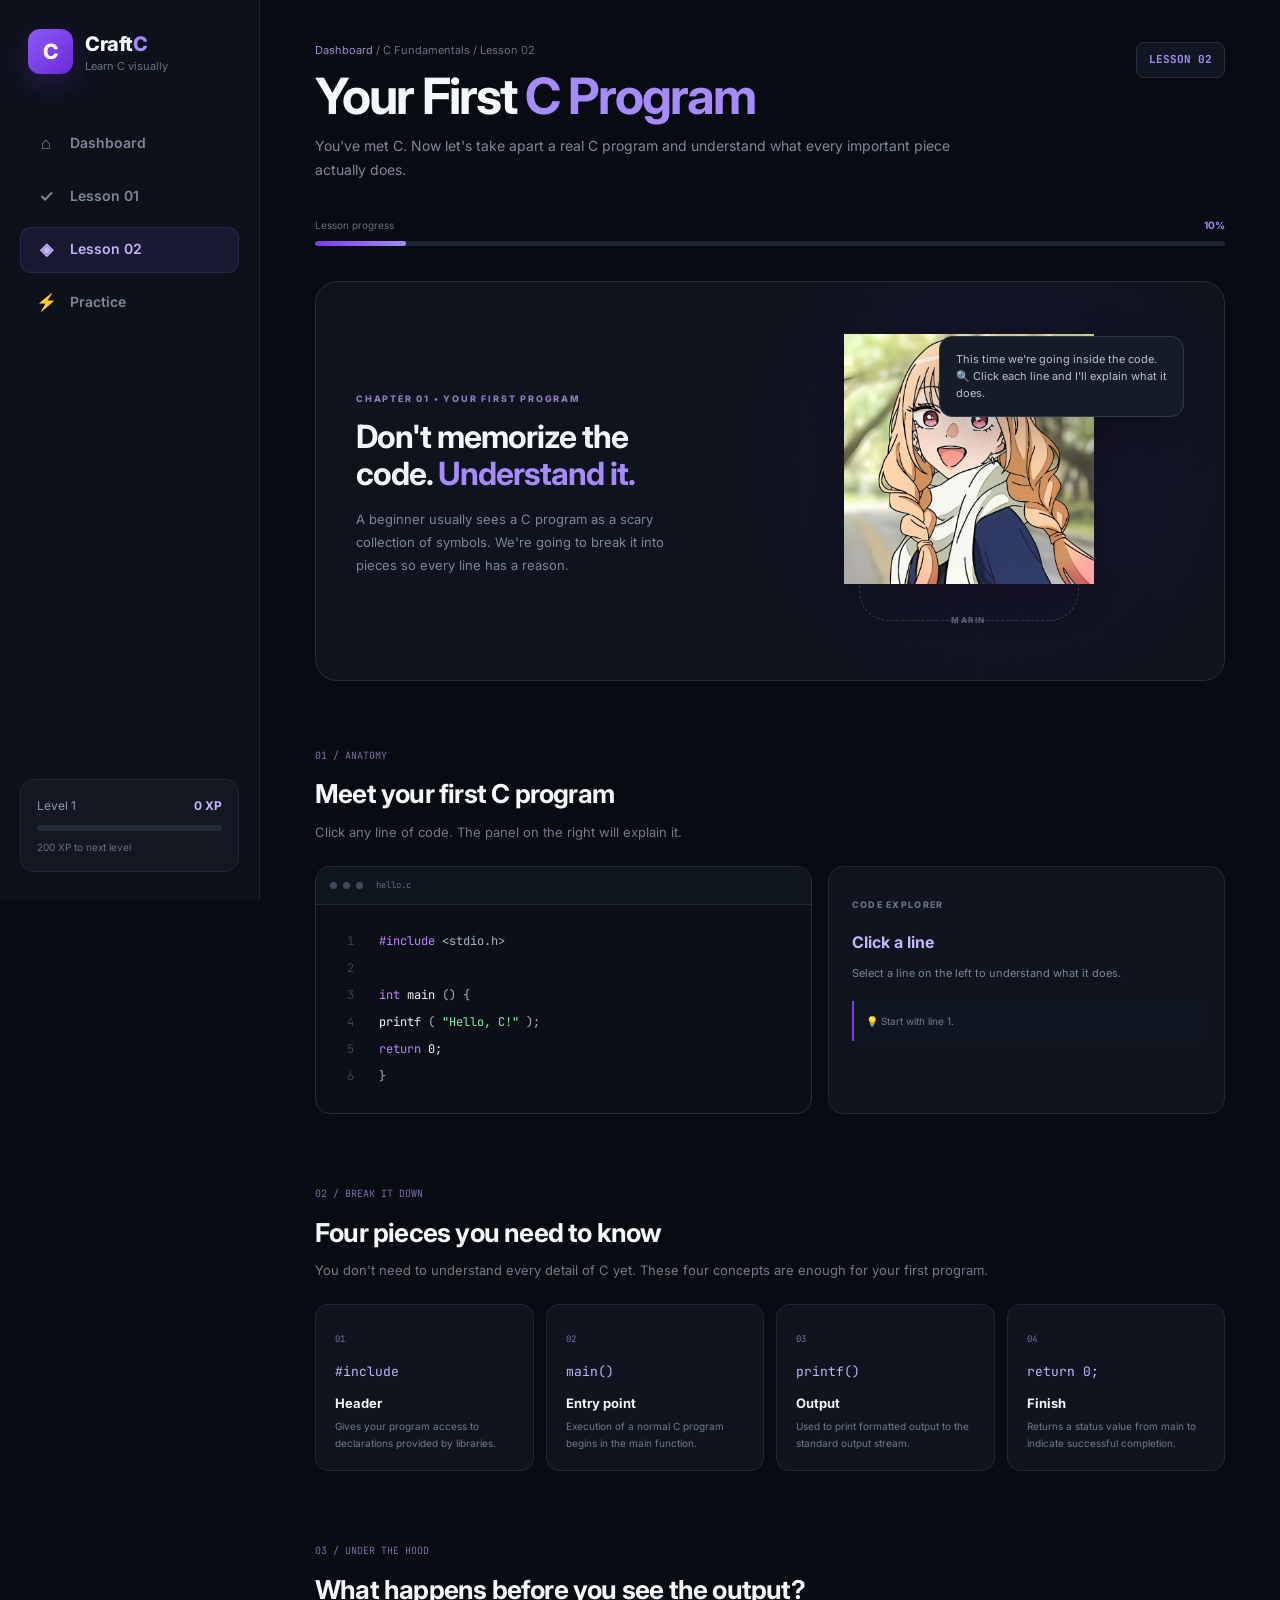
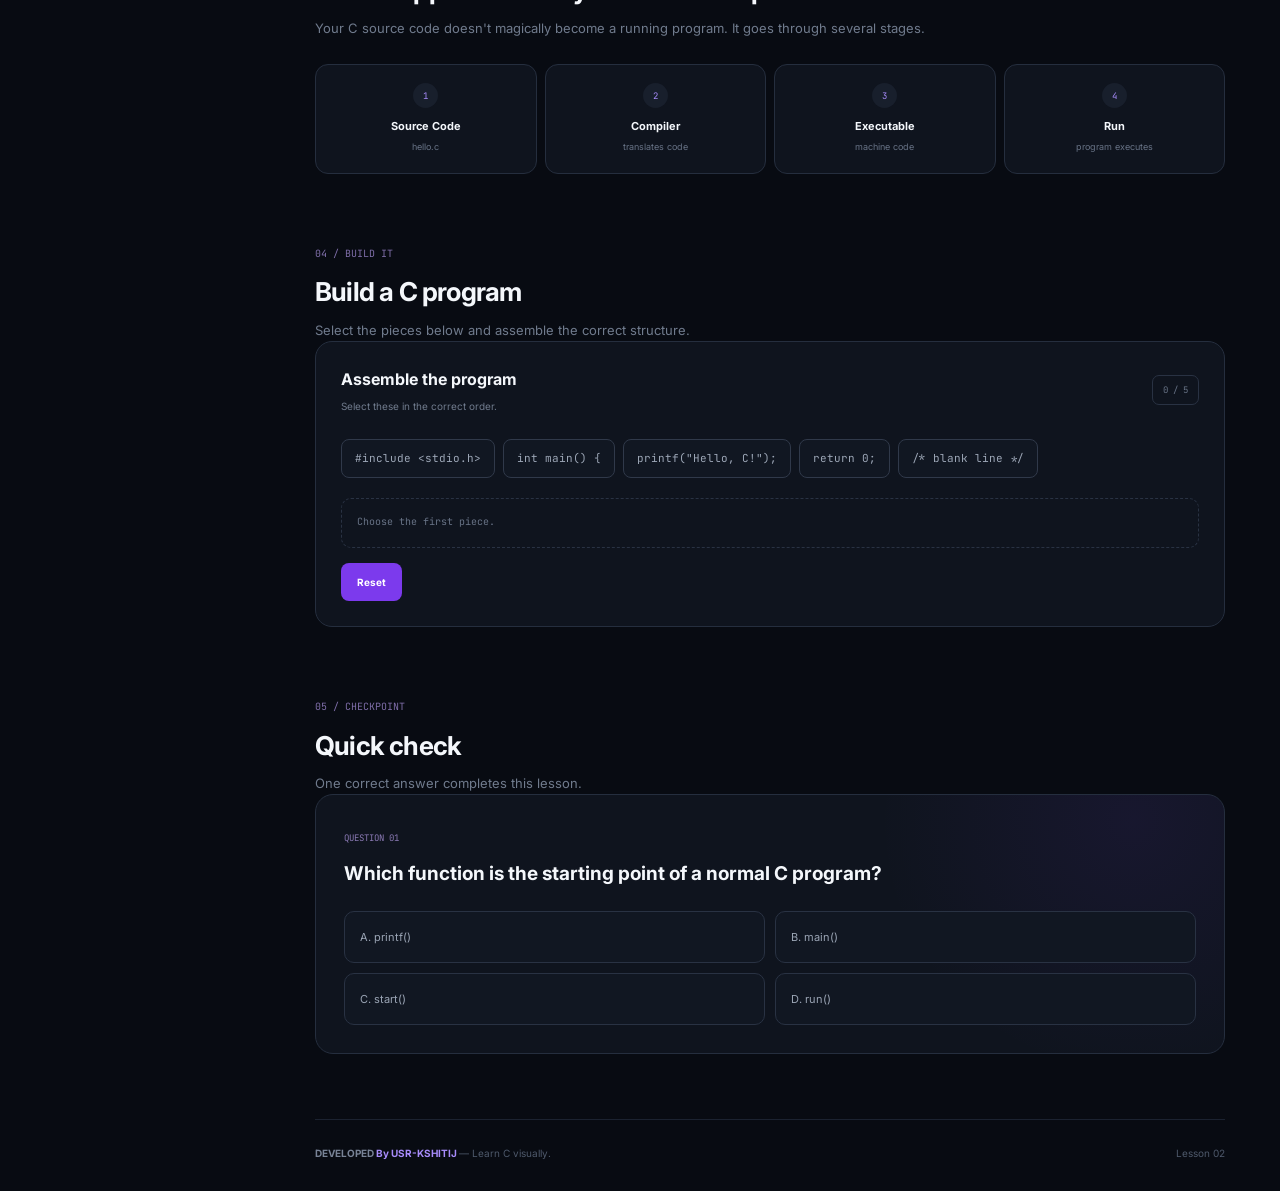
<file: lesson2.html>
<!DOCTYPE html>
<html lang="en">

<head>

    <meta charset="UTF-8">

    <meta
        name="viewport"
        content="width=device-width, initial-scale=1.0"
    >

    <title>Lesson 2 — Your First C Program | CraftC</title>

    <link
        rel="preconnect"
        href="https://fonts.googleapis.com"
    >

    <link
        rel="preconnect"
        href="https://fonts.gstatic.com"
        crossorigin
    >

    <link
        href="https://fonts.googleapis.com/css2?family=Inter:wght@400;500;600;700;800&family=JetBrains+Mono:wght@400;500;600&display=swap"
        rel="stylesheet"
    >

    <link
        rel="stylesheet"
        href="style.css"
    >


    <style>

        /* =====================================================
           LESSON 2
        ===================================================== */

        .lesson-page {
            max-width: 1150px;
            margin: 0 auto;
        }


        /* =====================================================
           HEADER
        ===================================================== */

        .lesson-header {
            display: flex;
            justify-content: space-between;
            align-items: flex-start;
            gap: 30px;
            margin-bottom: 35px;
        }

        .lesson-breadcrumb {
            color: #687286;
            font-size: 11px;
            margin-bottom: 10px;
        }

        .lesson-breadcrumb a {
            color: #9b8acb;
        }

        .lesson-header h1 {
            font-size: clamp(32px, 5vw, 50px);
            line-height: 1.05;
            letter-spacing: -2px;
        }

        .lesson-header h1 span {
            color: #a78bfa;
        }

        .lesson-subtitle {
            max-width: 680px;
            margin-top: 12px;
            color: #7f899b;
            font-size: 14px;
            line-height: 1.7;
        }

        .lesson-number-badge {
            flex-shrink: 0;
            padding: 8px 12px;
            border: 1px solid #292f3e;
            border-radius: 8px;
            background: #111722;
            color: #a78bfa;
            font-family: "JetBrains Mono", monospace;
            font-size: 11px;
            font-weight: 700;
        }


        /* =====================================================
           PROGRESS
        ===================================================== */

        .lesson-progress {
            margin-bottom: 35px;
        }

        .lesson-progress-top {
            display: flex;
            justify-content: space-between;
            margin-bottom: 8px;
            color: #667184;
            font-size: 10px;
        }

        .lesson-progress-top strong {
            color: #a78bfa;
        }

        .lesson-progress-track {
            height: 5px;
            overflow: hidden;
            border-radius: 999px;
            background: #1d2532;
        }

        .lesson-progress-fill {
            width: 10%;
            height: 100%;
            border-radius: inherit;
            background: linear-gradient(
                90deg,
                #7c3aed,
                #a78bfa
            );
            transition: width .4s ease;
        }


        /* =====================================================
           HERO
        ===================================================== */

        .lesson-hero {
            position: relative;
            min-height: 400px;
            display: grid;
            grid-template-columns: .9fr 1.1fr;
            align-items: center;
            gap: 45px;
            padding: 40px;
            overflow: hidden;
            border: 1px solid #242d3c;
            border-radius: 22px;
            background:
                radial-gradient(
                    circle at 75% 45%,
                    rgba(124,58,237,.13),
                    transparent 36%
                ),
                #0e131d;
            margin-bottom: 60px;
        }

        .hero-grid {
            position: absolute;
            inset: 0;
            pointer-events: none;
            opacity: .4;
            background-image:
                linear-gradient(
                    rgba(255,255,255,.025) 1px,
                    transparent 1px
                ),
                linear-gradient(
                    90deg,
                    rgba(255,255,255,.025) 1px,
                    transparent 1px
                );
            background-size: 35px 35px;
        }

        .hero-content {
            position: relative;
            z-index: 2;
        }

        .hero-label {
            color: #8f7bbf;
            font-size: 9px;
            font-weight: 800;
            letter-spacing: 1.8px;
        }

        .hero-content h2 {
            margin-top: 10px;
            font-size: 32px;
            line-height: 1.15;
            letter-spacing: -1px;
        }

        .hero-content h2 span {
            color: #a78bfa;
        }

        .hero-content p {
            margin-top: 15px;
            color: #7c8799;
            font-size: 13px;
            line-height: 1.8;
        }


        /* =====================================================
           ANIME GUIDE
        ===================================================== */

        .anime-stage {
            position: relative;
            min-height: 300px;
            display: flex;
            justify-content: center;
            align-items: center;
            z-index: 2;
        }

        .anime-character {
            width: 220px;
            height: 280px;
            display: flex;
            flex-direction: column;
            justify-content: center;
            align-items: center;
            border: 1px dashed #394354;
            border-radius: 110px 110px 30px 30px;
            background:
                linear-gradient(
                    180deg,
                    rgba(139,92,246,.12),
                    rgba(139,92,246,.02)
                );
            animation:
                floatCharacter
                3.5s
                ease-in-out
                infinite;
        }

        @keyframes floatCharacter {

            0%, 100% {
                transform: translateY(0);
            }

            50% {
                transform: translateY(-8px);
            }

        }

        .anime-face {
            color: #c4b5fd;
            font-size: 72px;
            line-height: 1;
        }

        .anime-label {
            margin-top: 20px;
            color: #667184;
            font-size: 8px;
            font-weight: 800;
            letter-spacing: 1.5px;
        }

        .anime-image {
            max-width: 250px;
            max-height: 330px;
            object-fit: contain;
            filter:
                drop-shadow(
                    0 25px 30px
                    rgba(0,0,0,.35)
                );
            animation:
                floatCharacter
                3.5s
                ease-in-out
                infinite;
        }


        .speech {
            position: absolute;
            top: 5px;
            right: 0;
            max-width: 245px;
            padding: 14px 16px;
            border: 1px solid #30394a;
            border-radius: 13px;
            background: #151b27;
            color: #bac2cf;
            font-size: 11px;
            line-height: 1.55;
            box-shadow:
                0 20px 45px
                rgba(0,0,0,.25);
        }


        /* =====================================================
           SECTION
        ===================================================== */

        .lesson-section {
            margin-bottom: 65px;
        }

        .section-number {
            color: #7f6ea9;
            font-family: "JetBrains Mono", monospace;
            font-size: 10px;
        }

        .section-title {
            margin-top: 7px;
            font-size: 26px;
            letter-spacing: -.8px;
        }

        .section-description {
            max-width: 680px;
            margin-top: 6px;
            color: #707b8d;
            font-size: 13px;
            line-height: 1.7;
        }


        /* =====================================================
           PROGRAM ANATOMY
        ===================================================== */

        .program-layout {
            display: grid;
            grid-template-columns: 1fr .8fr;
            gap: 16px;
            margin-top: 23px;
        }

        .code-window {
            overflow: hidden;
            border: 1px solid #252e3e;
            border-radius: 15px;
            background: #0b1018;
        }

        .window-top {
            height: 38px;
            display: flex;
            align-items: center;
            gap: 6px;
            padding: 0 14px;
            border-bottom: 1px solid #202838;
            background: #101620;
        }

        .window-dot {
            width: 7px;
            height: 7px;
            border-radius: 50%;
            background: #414b5d;
        }

        .window-title {
            margin-left: 7px;
            color: #606b7d;
            font-family: "JetBrains Mono", monospace;
            font-size: 9px;
        }

        .code-body {
            padding: 23px;
            font-family: "JetBrains Mono", monospace;
            font-size: 12px;
            line-height: 2.25;
        }

        .code-line {
            padding: 0 8px;
            border-radius: 5px;
            cursor: pointer;
            transition:
                background .2s ease,
                transform .2s ease;
        }

        .code-line:hover {
            background: rgba(139,92,246,.08);
            transform: translateX(3px);
        }

        .code-line.active {
            background: rgba(139,92,246,.15);
        }

        .line-number {
            display: inline-block;
            width: 25px;
            color: #394354;
            user-select: none;
        }

        .keyword {
            color: #c084fc;
        }

        .function {
            color: #60a5fa;
        }

        .string {
            color: #86efac;
        }

        .symbol {
            color: #aab3c2;
        }


        /* =====================================================
           EXPLANATION
        ===================================================== */

        .explanation-panel {
            padding: 23px;
            border: 1px solid #202838;
            border-radius: 15px;
            background: #0f141e;
        }

        .explanation-label {
            color: #687286;
            font-size: 9px;
            font-weight: 800;
            letter-spacing: 1.3px;
        }

        .explanation-title {
            margin-top: 14px;
            color: #c4b5fd;
            font-size: 16px;
            font-weight: 700;
        }

        .explanation-text {
            margin-top: 9px;
            color: #7b8698;
            font-size: 11px;
            line-height: 1.75;
        }

        .explanation-tip {
            margin-top: 18px;
            padding: 12px;
            border-left: 2px solid #7c3aed;
            background: #111722;
            color: #707b8d;
            font-size: 10px;
            line-height: 1.6;
        }


        /* =====================================================
           CODE PARTS
        ===================================================== */

        .parts-grid {
            display: grid;
            grid-template-columns:
                repeat(4, 1fr);
            gap: 12px;
            margin-top: 23px;
        }

        .part-card {
            padding: 19px;
            border: 1px solid #202838;
            border-radius: 13px;
            background: #0f141e;
            transition:
                transform .2s ease,
                border-color .2s ease;
        }

        .part-card:hover {
            transform: translateY(-3px);
            border-color: #343e51;
        }

        .part-number {
            color: #7f6ea9;
            font-family: "JetBrains Mono", monospace;
            font-size: 9px;
        }

        .part-code {
            margin-top: 12px;
            color: #c4b5fd;
            font-family: "JetBrains Mono", monospace;
            font-size: 13px;
        }

        .part-card h3 {
            margin-top: 10px;
            font-size: 13px;
        }

        .part-card p {
            margin-top: 5px;
            color: #707b8d;
            font-size: 10px;
            line-height: 1.65;
        }


        /* =====================================================
           COMPILER FLOW
        ===================================================== */

        .flow {
            display: grid;
            grid-template-columns:
                repeat(4, 1fr);
            gap: 8px;
            align-items: center;
            margin-top: 25px;
        }

        .flow-item {
            min-height: 110px;
            display: flex;
            flex-direction: column;
            align-items: center;
            justify-content: center;
            padding: 15px;
            border: 1px solid #252e3e;
            border-radius: 13px;
            background: #0f141e;
            text-align: center;
        }

        .flow-number {
            width: 25px;
            height: 25px;
            display: grid;
            place-items: center;
            border-radius: 50%;
            background: #181f2c;
            color: #a78bfa;
            font-family: "JetBrains Mono", monospace;
            font-size: 9px;
        }

        .flow-item strong {
            margin-top: 10px;
            font-size: 11px;
        }

        .flow-item span {
            margin-top: 4px;
            color: #687386;
            font-size: 9px;
        }

        .flow-arrow {
            color: #414b5d;
            text-align: center;
        }


        /* =====================================================
           INTERACTIVE BUILD
        ===================================================== */

        .builder {
            padding: 25px;
            border: 1px solid #252e3e;
            border-radius: 17px;
            background: #0f141e;
        }

        .builder-top {
            display: flex;
            justify-content: space-between;
            gap: 20px;
            align-items: center;
        }

        .builder-top h3 {
            font-size: 16px;
        }

        .builder-top p {
            margin-top: 5px;
            color: #707b8d;
            font-size: 10px;
        }

        .builder-status {
            padding: 7px 10px;
            border: 1px solid #293243;
            border-radius: 7px;
            color: #687386;
            font-family: "JetBrains Mono", monospace;
            font-size: 9px;
        }

        .builder-code {
            display: flex;
            flex-wrap: wrap;
            gap: 8px;
            margin-top: 25px;
        }

        .code-piece {
            padding: 10px 13px;
            border: 1px solid #30394a;
            border-radius: 8px;
            background: #111722;
            color: #9da7b7;
            font-family: "JetBrains Mono", monospace;
            font-size: 11px;
            cursor: pointer;
            transition:
                transform .2s ease,
                border-color .2s ease,
                background .2s ease;
        }

        .code-piece:hover {
            transform: translateY(-2px);
            border-color: #6d5a9e;
        }

        .code-piece.selected {
            border-color: #8b5cf6;
            background: rgba(139,92,246,.12);
            color: #c4b5fd;
        }

        .builder-result {
            min-height: 50px;
            margin-top: 20px;
            padding: 15px;
            border: 1px dashed #293243;
            border-radius: 10px;
            color: #687386;
            font-family: "JetBrains Mono", monospace;
            font-size: 10px;
        }

        .builder-result.success {
            border-style: solid;
            border-color: rgba(74,222,128,.35);
            background: rgba(74,222,128,.05);
            color: #86efac;
        }

        .build-button {
            margin-top: 15px;
            padding: 11px 16px;
            border: none;
            border-radius: 8px;
            background: #7c3aed;
            color: white;
            font-size: 10px;
            font-weight: 700;
            cursor: pointer;
        }


        /* =====================================================
           QUIZ
        ===================================================== */

        .quiz-card {
            padding: 28px;
            border: 1px solid #252e3e;
            border-radius: 18px;
            background:
                radial-gradient(
                    circle at 90% 10%,
                    rgba(124,58,237,.08),
                    transparent 30%
                ),
                #0f141e;
        }

        .quiz-number {
            color: #8b7ab5;
            font-family: "JetBrains Mono", monospace;
            font-size: 9px;
        }

        .quiz-question {
            margin-top: 10px;
            font-size: 19px;
            font-weight: 700;
        }

        .quiz-options {
            display: grid;
            grid-template-columns: repeat(2, 1fr);
            gap: 10px;
            margin-top: 22px;
        }

        .quiz-option {
            min-height: 52px;
            padding: 0 15px;
            border: 1px solid #293243;
            border-radius: 10px;
            background: #111722;
            color: #9ba5b5;
            text-align: left;
            font-size: 11px;
            cursor: pointer;
            transition:
                background .2s ease,
                border .2s ease;
        }

        .quiz-option:hover {
            border-color: #465167;
            background: #151c29;
        }

        .quiz-option.correct {
            border-color: rgba(74,222,128,.5);
            background: rgba(74,222,128,.08);
            color: #86efac;
        }

        .quiz-option.wrong {
            border-color: rgba(248,113,113,.5);
            background: rgba(248,113,113,.08);
            color: #fca5a5;
        }

        .quiz-feedback {
            display: none;
            align-items: center;
            gap: 14px;
            margin-top: 20px;
            padding: 15px;
            border: 1px solid #252e3e;
            border-radius: 12px;
            background: #111722;
        }

        .quiz-feedback.show {
            display: flex;
        }

        .feedback-character {
            width: 50px;
            height: 50px;
            display: grid;
            place-items: center;
            flex-shrink: 0;
            border-radius: 11px;
            background: #181f2c;
            color: #c4b5fd;
            font-size: 21px;
        }

        .feedback-text strong {
            display: block;
            font-size: 12px;
        }

        .feedback-text span {
            display: block;
            margin-top: 3px;
            color: #6f7a8c;
            font-size: 10px;
        }


        /* =====================================================
           COMPLETION
        ===================================================== */

        .completion {
            display: none;
            padding: 45px 25px;
            margin-top: 30px;
            border: 1px solid rgba(139,92,246,.3);
            border-radius: 18px;
            background:
                radial-gradient(
                    circle,
                    rgba(124,58,237,.13),
                    transparent 60%
                );
            text-align: center;
        }

        .completion.show {
            display: block;
            animation:
                completionIn
                .5s
                ease;
        }

        @keyframes completionIn {

            from {
                opacity: 0;
                transform: translateY(15px);
            }

            to {
                opacity: 1;
                transform: translateY(0);
            }

        }

        .completion-icon {
            font-size: 42px;
        }

        .completion h2 {
            margin-top: 12px;
            font-size: 26px;
        }

        .completion p {
            margin-top: 7px;
            color: #747f91;
            font-size: 12px;
        }

        .xp-reward {
            display: inline-flex;
            margin-top: 18px;
            padding: 7px 12px;
            border: 1px solid rgba(139,92,246,.25);
            border-radius: 999px;
            background: rgba(139,92,246,.08);
            color: #c4b5fd;
            font-size: 11px;
            font-weight: 700;
        }

        .next-button {
            display: inline-flex;
            align-items: center;
            gap: 10px;
            margin-top: 22px;
            padding: 12px 17px;
            border-radius: 9px;
            background: #7c3aed;
            color: white;
            font-size: 11px;
            font-weight: 700;
        }


        /* =====================================================
           RESPONSIVE
        ===================================================== */

        @media (max-width: 900px) {

            .lesson-hero {
                grid-template-columns: 1fr;
            }

            .program-layout {
                grid-template-columns: 1fr;
            }

            .parts-grid {
                grid-template-columns:
                    repeat(2, 1fr);
            }

            .flow {
                grid-template-columns:
                    repeat(2, 1fr);
            }

        }


        @media (max-width: 600px) {

            .lesson-header {
                flex-direction: column;
            }

            .lesson-header h1 {
                font-size: 35px;
            }

            .lesson-hero {
                padding: 25px 18px;
            }

            .anime-character {
                width: 180px;
                height: 240px;
            }

            .speech {
                max-width: 185px;
            }

            .parts-grid,
            .flow {
                grid-template-columns: 1fr;
            }

            .quiz-options {
                grid-template-columns: 1fr;
            }

            .builder {
                padding: 20px;
            }

        }

    </style>

</head>


<body>


<div class="app">


    <!-- =====================================================
         SIDEBAR
    ====================================================== -->

    <aside class="sidebar">

        <div class="brand">

            <div class="brand-logo">
                C
            </div>

            <div class="brand-text">

                <h1>
                    Craft<span>C</span>
                </h1>

                <p>
                    Learn C visually
                </p>

            </div>

        </div>


        <nav class="navigation">

            <a
                href="index.html"
                class="nav-link"
            >
                <span class="nav-icon">
                    ⌂
                </span>

                <span>
                    Dashboard
                </span>
            </a>


            <a
                href="lesson1.html"
                class="nav-link"
            >
                <span class="nav-icon">
                    ✓
                </span>

                <span>
                    Lesson 01
                </span>
            </a>


            <a
                href="#lesson"
                class="nav-link active"
            >
                <span class="nav-icon">
                    ◈
                </span>

                <span>
                    Lesson 02
                </span>
            </a>


            <a
                href="#quiz"
                class="nav-link"
            >
                <span class="nav-icon">
                    ⚡
                </span>

                <span>
                    Practice
                </span>
            </a>

        </nav>


        <div class="sidebar-bottom">

            <div class="level-card">

                <div class="level-row">

                    <span id="level-name">
                        Level 1
                    </span>

                    <strong id="xp-value">
                        0 XP
                    </strong>

                </div>


                <div class="xp-track">

                    <div
                        class="xp-fill"
                        id="xp-fill"
                    ></div>

                </div>


                <p id="xp-next">
                    200 XP to next level
                </p>

            </div>

        </div>

    </aside>


    <!-- =====================================================
         MAIN
    ====================================================== -->

    <main class="main-content">


        <div
            class="lesson-page"
            id="lesson"
        >


            <!-- =================================================
                 HEADER
            ================================================== -->

            <header class="lesson-header">

                <div>

                    <div class="lesson-breadcrumb">

                        <a href="index.html">
                            Dashboard
                        </a>

                        <span>
                            /
                        </span>

                        C Fundamentals

                        <span>
                            /
                        </span>

                        Lesson 02

                    </div>


                    <h1>

                        Your First
                        <span>C Program</span>

                    </h1>


                    <p class="lesson-subtitle">

                        You've met C. Now let's take apart
                        a real C program and understand what
                        every important piece actually does.

                    </p>

                </div>


                <div class="lesson-number-badge">

                    LESSON 02

                </div>

            </header>


            <!-- =================================================
                 PROGRESS
            ================================================== -->

            <div class="lesson-progress">

                <div class="lesson-progress-top">

                    <span>
                        Lesson progress
                    </span>

                    <strong id="progress-text">
                        10%
                    </strong>

                </div>


                <div class="lesson-progress-track">

                    <div
                        class="lesson-progress-fill"
                        id="progress-fill"
                    ></div>

                </div>

            </div>


            <!-- =================================================
                 HERO
            ================================================== -->

            <section class="lesson-hero">

                <div class="hero-grid"></div>


                <div class="hero-content">

                    <span class="hero-label">

                        CHAPTER 01 • YOUR FIRST PROGRAM

                    </span>


                    <h2>

                        Don't memorize the code.

                        <span>
                            Understand it.
                        </span>

                    </h2>


                    <p>

                        A beginner usually sees a C program
                        as a scary collection of symbols.

                        We're going to break it into pieces
                        so every line has a reason.

                    </p>

                </div>


                <div class="anime-stage">

                    <!--
                        REPLACE WITH YOUR IMAGE:-->

                        
                    

                    <div class="anime-character">

                        <div class="anime-face">
                            <img
                            src="anime-guide.png"
                            class="anime-image"
                            alt="Anime guide"
                        >
                        </div>

                        <div class="anime-label">
                           MARIN
                        </div>

                    </div>


                    <div class="speech">

                        This time we're going
                        inside the code. 🔍

                        Click each line and I'll
                        explain what it does.

                    </div>

                </div>

            </section>


            <!-- =================================================
                 SECTION 1
            ================================================== -->

            <section class="lesson-section">

                <span class="section-number">
                    01 / ANATOMY
                </span>


                <h2 class="section-title">
                    Meet your first C program
                </h2>


                <p class="section-description">

                    Click any line of code. The panel on
                    the right will explain it.

                </p>


                <div class="program-layout">


                    <!-- CODE -->

                    <div class="code-window">

                        <div class="window-top">

                            <span class="window-dot"></span>
                            <span class="window-dot"></span>
                            <span class="window-dot"></span>

                            <span class="window-title">
                                hello.c
                            </span>

                        </div>


                        <div class="code-body">


                            <div
                                class="code-line"
                                onclick="explainLine(1)"
                                id="code-1"
                            >

                                <span class="line-number">
                                    1
                                </span>

                                <span class="keyword">
                                    #include
                                </span>

                                <span class="symbol">
                                    &lt;stdio.h&gt;
                                </span>

                            </div>


                            <div
                                class="code-line"
                                onclick="explainLine(2)"
                                id="code-2"
                            >

                                <span class="line-number">
                                    2
                                </span>

                            </div>


                            <div
                                class="code-line"
                                onclick="explainLine(3)"
                                id="code-3"
                            >

                                <span class="line-number">
                                    3
                                </span>

                                <span class="keyword">
                                    int
                                </span>

                                <span>
                                    main
                                </span>

                                <span class="symbol">
                                    ()
                                </span>

                                <span class="symbol">
                                    {
                                </span>

                            </div>


                            <div
                                class="code-line"
                                onclick="explainLine(4)"
                                id="code-4"
                            >

                                <span class="line-number">
                                    4
                                </span>

                                <span>
                                    printf
                                </span>

                                <span class="symbol">
                                    (
                                </span>

                                <span class="string">
                                    "Hello, C!"
                                </span>

                                <span class="symbol">
                                    );
                                </span>

                            </div>


                            <div
                                class="code-line"
                                onclick="explainLine(5)"
                                id="code-5"
                            >

                                <span class="line-number">
                                    5
                                </span>

                                <span class="keyword">
                                    return
                                </span>

                                <span>
                                    0;
                                </span>

                            </div>


                            <div
                                class="code-line"
                                onclick="explainLine(6)"
                                id="code-6"
                            >

                                <span class="line-number">
                                    6
                                </span>

                                <span class="symbol">
                                    }
                                </span>

                            </div>


                        </div>

                    </div>


                    <!-- EXPLANATION -->

                    <div class="explanation-panel">

                        <span class="explanation-label">
                            CODE EXPLORER
                        </span>


                        <div
                            class="explanation-title"
                            id="explanation-title"
                        >

                            Click a line

                        </div>


                        <p
                            class="explanation-text"
                            id="explanation-text"
                        >

                            Select a line on the left to
                            understand what it does.

                        </p>


                        <div
                            class="explanation-tip"
                            id="explanation-tip"
                        >

                            💡 Start with line 1.

                        </div>

                    </div>


                </div>

            </section>


            <!-- =================================================
                 SECTION 2
            ================================================== -->

            <section class="lesson-section">

                <span class="section-number">
                    02 / BREAK IT DOWN
                </span>


                <h2 class="section-title">
                    Four pieces you need to know
                </h2>


                <p class="section-description">

                    You don't need to understand every
                    detail of C yet. These four concepts
                    are enough for your first program.

                </p>


                <div class="parts-grid">


                    <article class="part-card">

                        <span class="part-number">
                            01
                        </span>

                        <div class="part-code">
                            #include
                        </div>

                        <h3>
                            Header
                        </h3>

                        <p>
                            Gives your program access to
                            declarations provided by libraries.
                        </p>

                    </article>


                    <article class="part-card">

                        <span class="part-number">
                            02
                        </span>

                        <div class="part-code">
                            main()
                        </div>

                        <h3>
                            Entry point
                        </h3>

                        <p>
                            Execution of a normal C program
                            begins in the main function.
                        </p>

                    </article>


                    <article class="part-card">

                        <span class="part-number">
                            03
                        </span>

                        <div class="part-code">
                            printf()
                        </div>

                        <h3>
                            Output
                        </h3>

                        <p>
                            Used to print formatted output
                            to the standard output stream.
                        </p>

                    </article>


                    <article class="part-card">

                        <span class="part-number">
                            04
                        </span>

                        <div class="part-code">
                            return 0;
                        </div>

                        <h3>
                            Finish
                        </h3>

                        <p>
                            Returns a status value from
                            main to indicate successful completion.
                        </p>

                    </article>


                </div>

            </section>


            <!-- =================================================
                 SECTION 3
            ================================================== -->

            <section class="lesson-section">

                <span class="section-number">
                    03 / UNDER THE HOOD
                </span>


                <h2 class="section-title">
                    What happens before you see the output?
                </h2>


                <p class="section-description">

                    Your C source code doesn't magically
                    become a running program. It goes through
                    several stages.

                </p>


                <div class="flow">


                    <div class="flow-item">

                        <div class="flow-number">
                            1
                        </div>

                        <strong>
                            Source Code
                        </strong>

                        <span>
                            hello.c
                        </span>

                    </div>


                    <div class="flow-item">

                        <div class="flow-number">
                            2
                        </div>

                        <strong>
                            Compiler
                        </strong>

                        <span>
                            translates code
                        </span>

                    </div>


                    <div class="flow-item">

                        <div class="flow-number">
                            3
                        </div>

                        <strong>
                            Executable
                        </strong>

                        <span>
                            machine code
                        </span>

                    </div>


                    <div class="flow-item">

                        <div class="flow-number">
                            4
                        </div>

                        <strong>
                            Run
                        </strong>

                        <span>
                            program executes
                        </span>

                    </div>


                </div>

            </section>


            <!-- =================================================
                 SECTION 4
            ================================================== -->

            <section class="lesson-section">

                <span class="section-number">
                    04 / BUILD IT
                </span>


                <h2 class="section-title">
                    Build a C program
                </h2>


                <p class="section-description">

                    Select the pieces below and assemble
                    the correct structure.

                </p>


                <div class="builder">


                    <div class="builder-top">

                        <div>

                            <h3>
                                Assemble the program
                            </h3>

                            <p>
                                Select these in the correct order.
                            </p>

                        </div>


                        <div
                            class="builder-status"
                            id="builder-status"
                        >
                            0 / 5
                        </div>

                    </div>


                    <div class="builder-code">


                        <button
                            class="code-piece"
                            data-order="1"
                            onclick="selectPiece(this)"
                        >
                            #include &lt;stdio.h&gt;
                        </button>


                        <button
                            class="code-piece"
                            data-order="3"
                            onclick="selectPiece(this)"
                        >
                            int main() {
                        </button>


                        <button
                            class="code-piece"
                            data-order="4"
                            onclick="selectPiece(this)"
                        >
                            printf("Hello, C!");
                        </button>


                        <button
                            class="code-piece"
                            data-order="5"
                            onclick="selectPiece(this)"
                        >
                            return 0;
                        </button>


                        <button
                            class="code-piece"
                            data-order="2"
                            onclick="selectPiece(this)"
                        >
                            /* blank line */
                        </button>


                    </div>


                    <div
                        class="builder-result"
                        id="builder-result"
                    >

                        Choose the first piece.

                    </div>


                    <button
                        class="build-button"
                        onclick="resetBuilder()"
                    >

                        Reset

                    </button>

                </div>

            </section>


            <!-- =================================================
                 QUIZ
            ================================================== -->

            <section
                class="lesson-section"
                id="quiz"
            >

                <span class="section-number">
                    05 / CHECKPOINT
                </span>


                <h2 class="section-title">
                    Quick check
                </h2>


                <p class="section-description">

                    One correct answer completes this lesson.

                </p>


                <div class="quiz-card">

                    <span class="quiz-number">
                        QUESTION 01
                    </span>


                    <div class="quiz-question">

                        Which function is the starting point
                        of a normal C program?

                    </div>


                    <div class="quiz-options">


                        <button
                            class="quiz-option"
                            onclick="answerQuiz(this, false)"
                        >

                            A. printf()

                        </button>


                        <button
                            class="quiz-option"
                            onclick="answerQuiz(this, true)"
                        >

                            B. main()

                        </button>


                        <button
                            class="quiz-option"
                            onclick="answerQuiz(this, false)"
                        >

                            C. start()

                        </button>


                        <button
                            class="quiz-option"
                            onclick="answerQuiz(this, false)"
                        >

                            D. run()

                        </button>


                    </div>


                    <div
                        class="quiz-feedback"
                        id="quiz-feedback"
                    >

                        <div
                            class="feedback-character"
                            id="feedback-character"
                        >
                            ✦
                        </div>


                        <div class="feedback-text">

                            <strong
                                id="feedback-title"
                            >
                                Correct!
                            </strong>

                            <span
                                id="feedback-message"
                            >
                                Program execution begins from main().
                            </span>

                        </div>

                    </div>


                </div>


                <!-- COMPLETION -->

                <div
                    class="completion"
                    id="completion"
                >

                    <div class="completion-icon">
                        <img
                            src="anime-celebrate.png"
                            class="anime-image"
                            alt="Anime guide"
                        >
                    </div>


                    <h2>
                        Lesson 2 Complete!
                    </h2>


                    <p>
                        You now know the basic anatomy
                        of a C program.
                    </p>


                    <div class="xp-reward">
                        +50 XP
                    </div>


                    <br>


                    <a
                        href="lesson3.html"
                        class="next-button"
                    >

                        Continue to Lesson 3
                        →

                    </a>

                </div>

            </section>


        </div>


        <footer class="footer">

            <div>

               <strong>
                    DEVELOPED<span>  By USR-KSHITIJ</span>
                </strong>


                <span>
                    — Learn C visually.
                </span>

            </div>


            <div>
                Lesson 02
            </div>

        </footer>


    </main>

</div>


<script>


    /* =====================================================
       LESSON DATA
    ===================================================== */

    const LESSON_ID = "lesson2";

    const LESSON_XP = 50;


    /* =====================================================
       XP
    ===================================================== */

    let xp =
        Number(
            localStorage.getItem(
                "craftc_xp"
            )
        ) || 0;


    let completedLessons =
        JSON.parse(
            localStorage.getItem(
                "craftc_completed"
            )
        ) || [];


    function updateXP() {

        const level =
            Math.floor(
                xp / 200
            ) + 1;


        const currentXP =
            xp % 200;


        const percentage =
            Math.min(
                (currentXP / 200) * 100,
                100
            );


        document.getElementById(
            "level-name"
        ).textContent =
            "Level " + level;


        document.getElementById(
            "xp-value"
        ).textContent =
            xp + " XP";


        document.getElementById(
            "xp-fill"
        ).style.width =
            percentage + "%";


        document.getElementById(
            "xp-next"
        ).textContent =
            (200 - currentXP) +
            " XP to next level";

    }


    /* =====================================================
       CODE EXPLANATION
    ===================================================== */

    const explanations = {

        1: {

            title:
                "#include <stdio.h>",

            text:
                "This tells the preprocessor to include the declarations from the standard input/output header. We need it here because printf() is declared there.",

            tip:
                "💡 Think of a header as a toolbox of declarations your program can use."

        },


        2: {

            title:
                "Blank line",

            text:
                "This line does nothing. It simply makes the program easier for humans to read.",

            tip:
                "💡 Computers don't care about this blank line. Humans do."

        },


        3: {

            title:
                "int main() {",

            text:
                "main() is the function where execution of a normal C program begins. The opening { starts the body of the function.",

            tip:
                "💡 When your program starts, think: 'Go to main().'"

        },


        4: {

            title:
                'printf("Hello, C!");',

            text:
                "printf() sends formatted output to the standard output stream. Here it prints the text Hello, C!.",

            tip:
                "💡 The text inside quotes is a string literal."

        },


        5: {

            title:
                "return 0;",

            text:
                "This ends main() and returns the value 0 to the environment that started the program. By convention, 0 indicates successful completion.",

            tip:
                "💡 Think of 0 here as 'everything finished successfully.'"

        },


        6: {

            title:
                "}",

            text:
                "This closing brace marks the end of the main() function body.",

            tip:
                "💡 Every opening { needs a matching }."

        }

    };


    function explainLine(number) {

        document
            .querySelectorAll(".code-line")
            .forEach(
                line =>
                    line.classList.remove(
                        "active"
                    )
            );


        document
            .getElementById(
                "code-" + number
            )
            .classList.add(
                "active"
            );


        const data =
            explanations[number];


        document.getElementById(
            "explanation-title"
        ).textContent =
            data.title;


        document.getElementById(
            "explanation-text"
        ).textContent =
            data.text;


        document.getElementById(
            "explanation-tip"
        ).textContent =
            data.tip;

    }


    /* =====================================================
       PROGRAM BUILDER
    ===================================================== */

    let builderOrder = [];

    let builderLocked = false;


    function selectPiece(button) {

        if (builderLocked) {
            return;
        }


        if (
            button.classList.contains(
                "selected"
            )
        ) {

            return;

        }


        const expected =
            builderOrder.length + 1;


        const selectedOrder =
            Number(
                button.dataset.order
            );


        if (
            selectedOrder !== expected
        ) {

            const result =
                document.getElementById(
                    "builder-result"
                );


            result.classList.remove(
                "success"
            );


            result.textContent =
                "Not quite. Think about what the compiler needs first.";


            button.animate(
                [
                    {
                        transform:
                            "translateX(0)"
                    },
                    {
                        transform:
                            "translateX(-5px)"
                    },
                    {
                        transform:
                            "translateX(5px)"
                    },
                    {
                        transform:
                            "translateX(0)"
                    }
                ],
                {
                    duration: 250
                }
            );


            return;

        }


        builderOrder.push(
            selectedOrder
        );


        button.classList.add(
            "selected"
        );


        document.getElementById(
            "builder-status"
        ).textContent =
            builderOrder.length +
            " / 5";


        const result =
            document.getElementById(
                "builder-result"
            );


        result.textContent =
            "Good. Keep going...";


        if (
            builderOrder.length === 5
        ) {

            builderLocked = true;


            result.classList.add(
                "success"
            );


            result.textContent =
                "✓ Correct! You assembled the program structure.";

        }

    }


    function resetBuilder() {

        builderOrder = [];

        builderLocked = false;


        document
            .querySelectorAll(
                ".code-piece"
            )
            .forEach(
                piece =>
                    piece.classList.remove(
                        "selected"
                    )
            );


        document.getElementById(
            "builder-status"
        ).textContent =
            "0 / 5";


        const result =
            document.getElementById(
                "builder-result"
            );


        result.classList.remove(
            "success"
        );


        result.textContent =
            "Choose the first piece.";

    }


    /* =====================================================
       QUIZ
    ===================================================== */

    let quizAnswered = false;


    function answerQuiz(
        button,
        correct
    ) {

        if (quizAnswered) {
            return;
        }


        if (correct) {

            quizAnswered = true;


            button.classList.add(
                "correct"
            );


            document
                .querySelectorAll(
                    ".quiz-option"
                )
                .forEach(
                    option =>
                        option.disabled = true
                );


            document.getElementById(
                "feedback-character"
            ).textContent =
                "✦";


            document.getElementById(
                "feedback-title"
            ).textContent =
                "Correct! 🔥";


            document.getElementById(
                "feedback-message"
            ).textContent =
                "main() is the entry point of a normal C program.";


            document.getElementById(
                "quiz-feedback"
            ).classList.add(
                "show"
            );


            completeLesson();

        } else {

            button.classList.add(
                "wrong"
            );


            document.getElementById(
                "feedback-character"
            ).textContent =
                "↻";


            document.getElementById(
                "feedback-title"
            ).textContent =
                "Nope.";

            document.getElementById(
                "feedback-message"
            ).textContent =
                "Think about which function contains the main body of your program.";


            document.getElementById(
                "quiz-feedback"
            ).classList.add(
                "show"
            );


            setTimeout(
                () => {

                    button.classList.remove(
                        "wrong"
                    );

                },
                900
            );

        }

    }


    /* =====================================================
       COMPLETE
    ===================================================== */

    function completeLesson() {

        if (
            !completedLessons.includes(
                LESSON_ID
            )
        ) {

            completedLessons.push(
                LESSON_ID
            );


            xp += LESSON_XP;


            localStorage.setItem(
                "craftc_xp",
                xp
            );


            localStorage.setItem(
                "craftc_completed",
                JSON.stringify(
                    completedLessons
                )
            );

        }


        updateXP();


        document.getElementById(
            "progress-fill"
        ).style.width =
            "100%";


        document.getElementById(
            "progress-text"
        ).textContent =
            "100%";


        document.getElementById(
            "completion"
        ).classList.add(
            "show"
        );


        setTimeout(
            () => {

                document
                    .getElementById(
                        "completion"
                    )
                    .scrollIntoView({
                        behavior:
                            "smooth",
                        block:
                            "center"
                    });

            },
            100
        );

    }


    /* =====================================================
       INITIALIZE
    ===================================================== */

    updateXP();


    if (
        completedLessons.includes(
            LESSON_ID
        )
    ) {

        document.getElementById(
            "progress-fill"
        ).style.width =
            "100%";


        document.getElementById(
            "progress-text"
        ).textContent =
            "100%";


        document.getElementById(
            "completion"
        ).classList.add(
            "show"
        );

    }


</script>


</body>

</html>
</file>
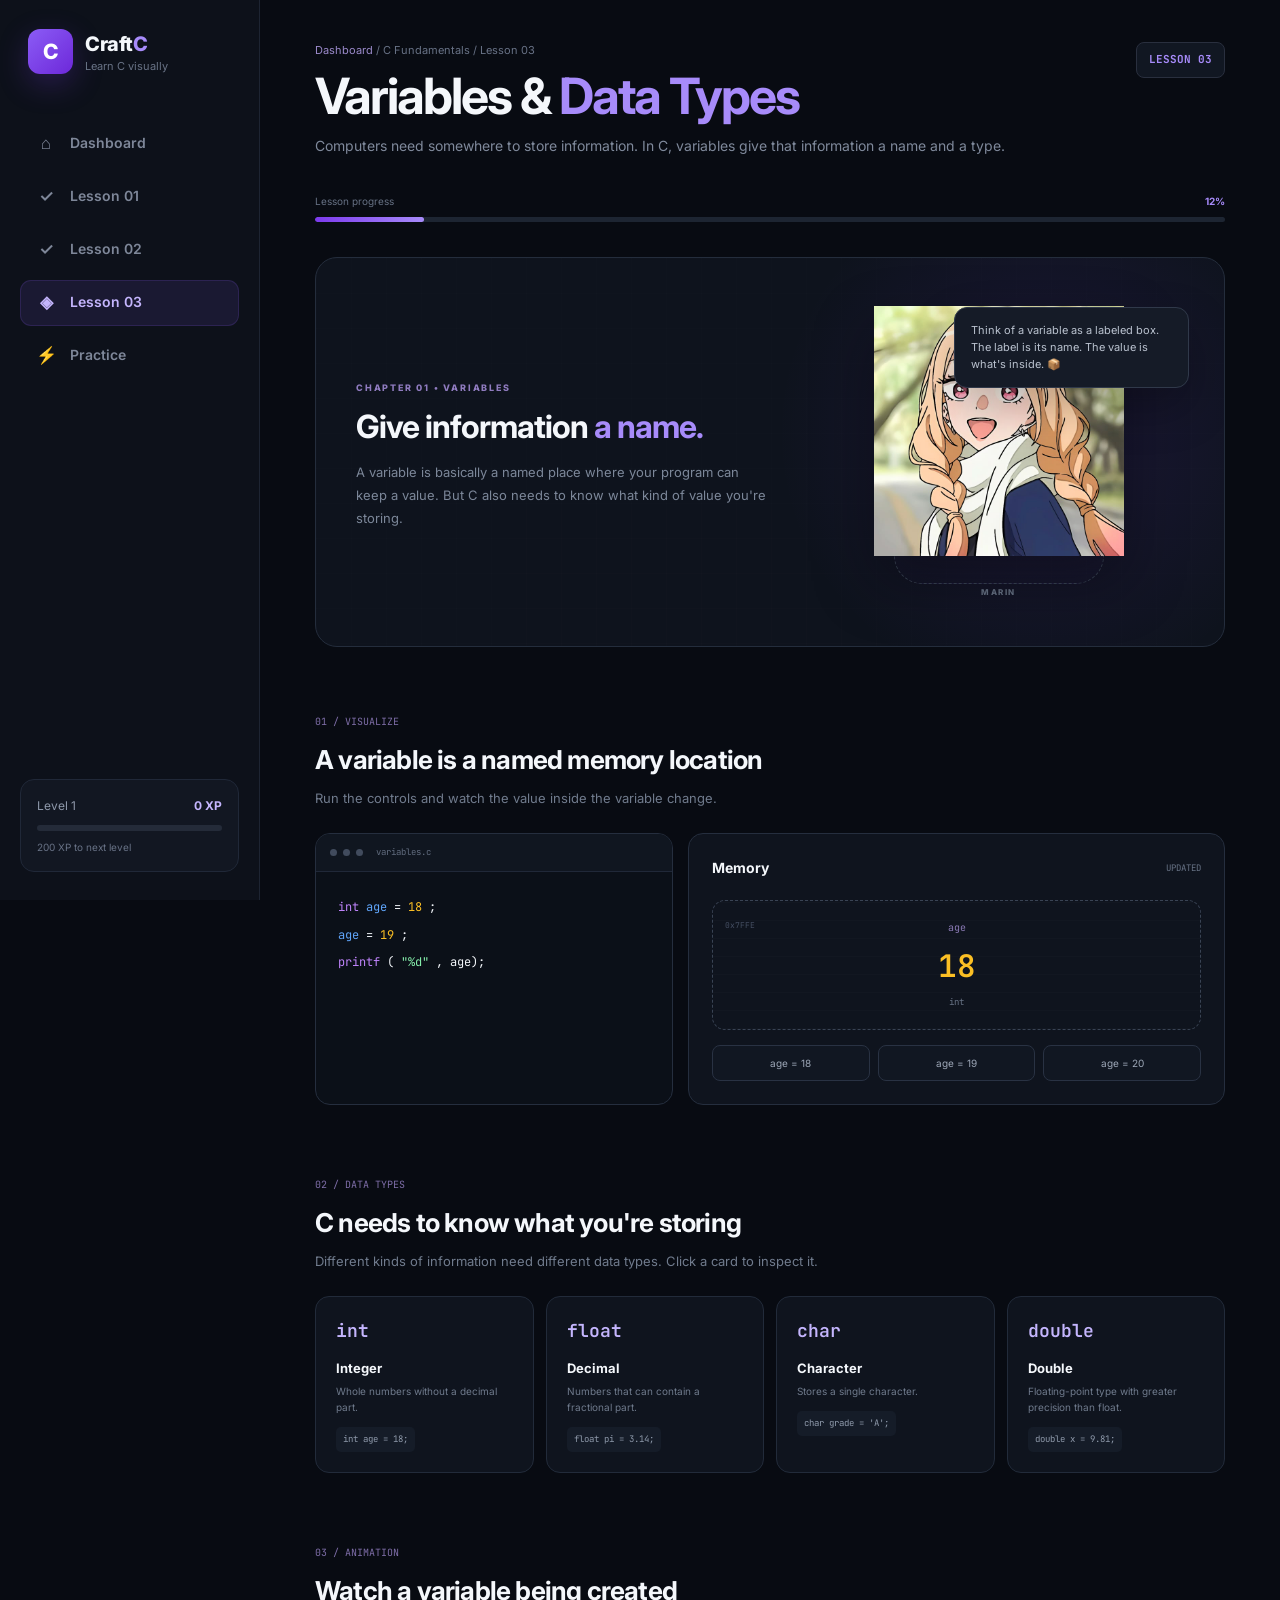
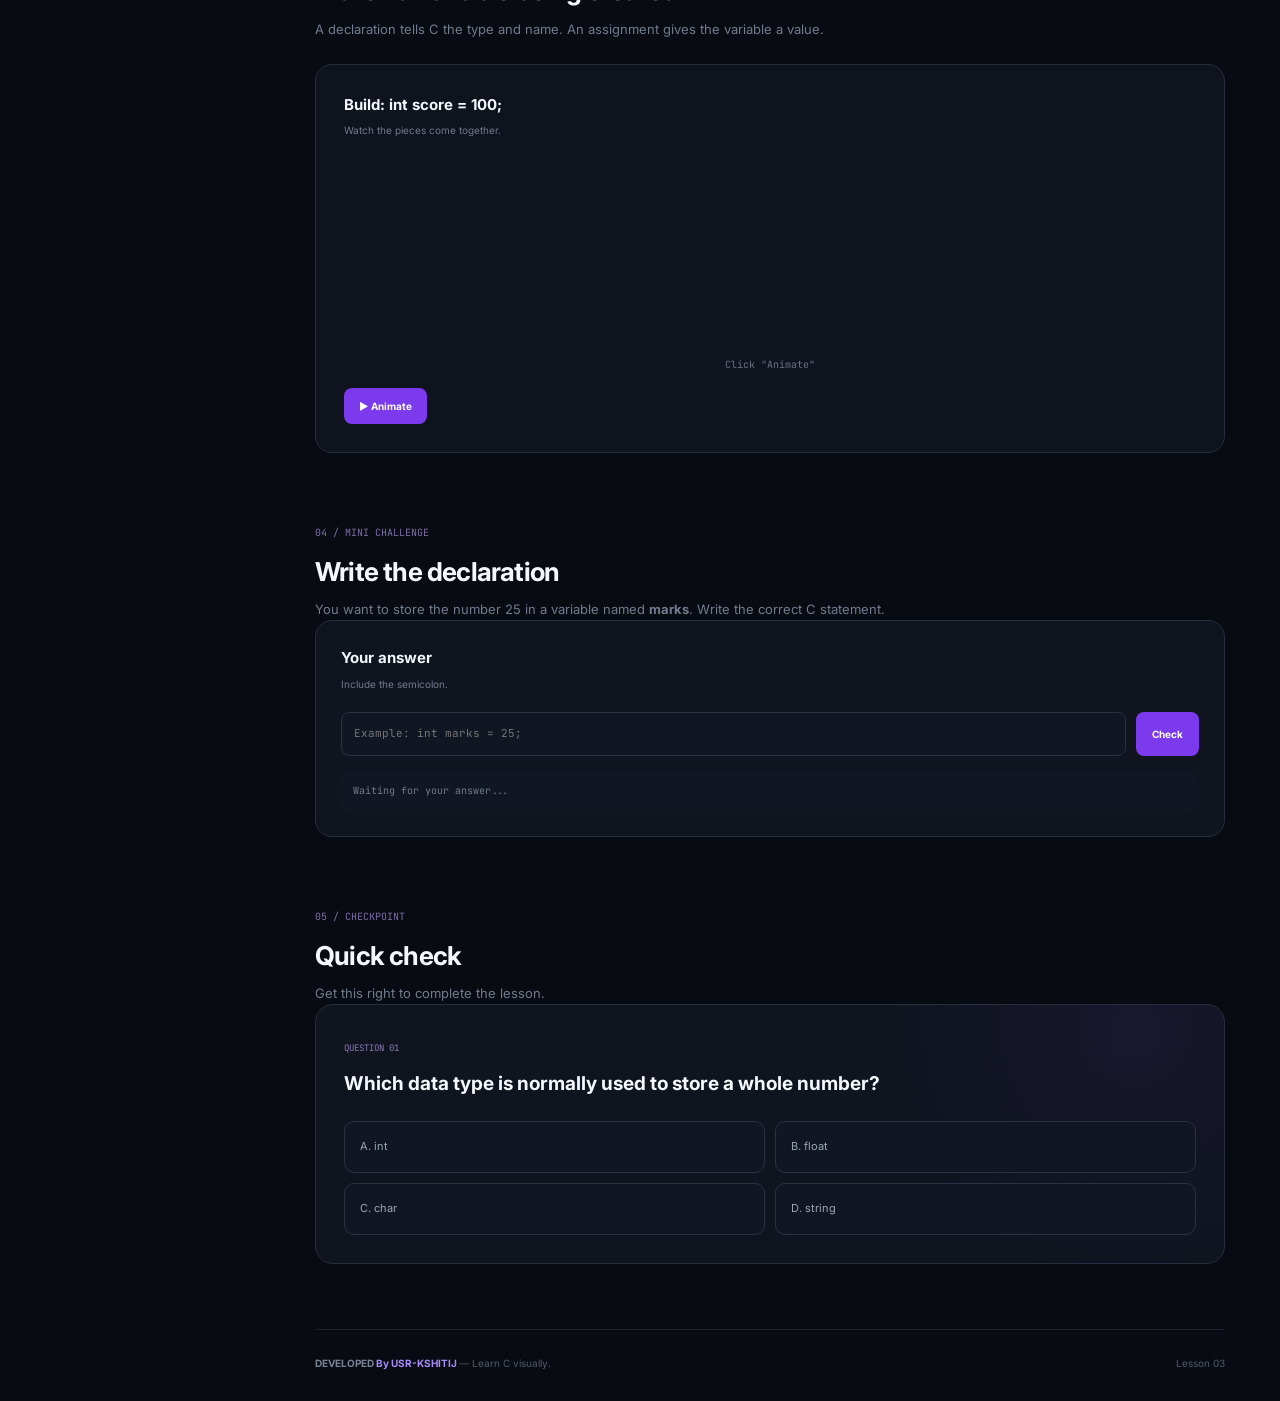
<file: lesson3.html>
<!DOCTYPE html>
<html lang="en">

<head>

    <meta charset="UTF-8">

    <meta
        name="viewport"
        content="width=device-width, initial-scale=1.0"
    >

    <title>Lesson 3 — Variables & Data Types | CraftC</title>

    <link
        rel="preconnect"
        href="https://fonts.googleapis.com"
    >

    <link
        rel="preconnect"
        href="https://fonts.googleapis.com"
        crossorigin
    >

    <link
        href="https://fonts.googleapis.com/css2?family=Inter:wght@400;500;600;700;800&family=JetBrains+Mono:wght@400;500;600&display=swap"
        rel="stylesheet"
    >

    <link
        rel="stylesheet"
        href="style.css"
    >


    <style>

        /* =====================================================
           LESSON 3
        ===================================================== */

        .lesson-page {
            max-width: 1150px;
            margin: 0 auto;
        }


        /* =====================================================
           HEADER
        ===================================================== */

        .lesson-header {
            display: flex;
            justify-content: space-between;
            align-items: flex-start;
            gap: 30px;
            margin-bottom: 35px;
        }

        .lesson-breadcrumb {
            color: #687286;
            font-size: 11px;
            margin-bottom: 10px;
        }

        .lesson-breadcrumb a {
            color: #9b8acb;
        }

        .lesson-header h1 {
            font-size: clamp(32px, 5vw, 50px);
            line-height: 1.05;
            letter-spacing: -2px;
        }

        .lesson-header h1 span {
            color: #a78bfa;
        }

        .lesson-subtitle {
            max-width: 700px;
            margin-top: 12px;
            color: #7f899b;
            font-size: 14px;
            line-height: 1.7;
        }

        .lesson-number-badge {
            flex-shrink: 0;
            padding: 8px 12px;
            border: 1px solid #292f3e;
            border-radius: 8px;
            background: #111722;
            color: #a78bfa;
            font-family: "JetBrains Mono", monospace;
            font-size: 11px;
            font-weight: 700;
        }


        /* =====================================================
           PROGRESS
        ===================================================== */

        .lesson-progress {
            margin-bottom: 35px;
        }

        .lesson-progress-top {
            display: flex;
            justify-content: space-between;
            margin-bottom: 8px;
            color: #667184;
            font-size: 10px;
        }

        .lesson-progress-top strong {
            color: #a78bfa;
        }

        .lesson-progress-track {
            height: 5px;
            overflow: hidden;
            border-radius: 999px;
            background: #1d2532;
        }

        .lesson-progress-fill {
            width: 12%;
            height: 100%;
            border-radius: inherit;
            background: linear-gradient(
                90deg,
                #7c3aed,
                #a78bfa
            );
            transition: width .4s ease;
        }


        /* =====================================================
           HERO
        ===================================================== */

        .lesson-hero {
            position: relative;
            min-height: 390px;
            display: grid;
            grid-template-columns: 1fr .9fr;
            align-items: center;
            gap: 45px;
            padding: 40px;
            overflow: hidden;
            border: 1px solid #242d3c;
            border-radius: 22px;
            background:
                radial-gradient(
                    circle at 80% 45%,
                    rgba(124,58,237,.13),
                    transparent 35%
                ),
                #0e131d;
            margin-bottom: 60px;
        }

        .hero-grid {
            position: absolute;
            inset: 0;
            pointer-events: none;
            opacity: .35;
            background-image:
                linear-gradient(
                    rgba(255,255,255,.025) 1px,
                    transparent 1px
                ),
                linear-gradient(
                    90deg,
                    rgba(255,255,255,.025) 1px,
                    transparent 1px
                );
            background-size: 35px 35px;
        }

        .hero-content {
            position: relative;
            z-index: 2;
        }

        .hero-label {
            color: #8f7bbf;
            font-size: 9px;
            font-weight: 800;
            letter-spacing: 1.8px;
        }

        .hero-content h2 {
            margin-top: 10px;
            font-size: 32px;
            line-height: 1.15;
            letter-spacing: -1px;
        }

        .hero-content h2 span {
            color: #a78bfa;
        }

        .hero-content p {
            margin-top: 15px;
            color: #7c8799;
            font-size: 13px;
            line-height: 1.8;
        }


        /* =====================================================
           ANIME GUIDE
        ===================================================== */

        .anime-stage {
            position: relative;
            min-height: 290px;
            display: flex;
            justify-content: center;
            align-items: center;
            z-index: 2;
        }

        .anime-character {
            width: 210px;
            height: 265px;
            display: flex;
            flex-direction: column;
            justify-content: center;
            align-items: center;
            border: 1px dashed #394354;
            border-radius: 105px 105px 28px 28px;
            background:
                linear-gradient(
                    180deg,
                    rgba(139,92,246,.12),
                    rgba(139,92,246,.02)
                );
            animation:
                floatCharacter
                3.5s
                ease-in-out
                infinite;
        }

        @keyframes floatCharacter {

            0%, 100% {
                transform: translateY(0);
            }

            50% {
                transform: translateY(-8px);
            }

        }

        .anime-face {
            color: #c4b5fd;
            font-size: 70px;
            line-height: 1;
        }

        .anime-label {
            margin-top: 20px;
            color: #667184;
            font-size: 8px;
            font-weight: 800;
            letter-spacing: 1.5px;
        }

        .anime-image {
            max-width: 250px;
            max-height: 320px;
            object-fit: contain;
            filter:
                drop-shadow(
                    0 25px 30px
                    rgba(0,0,0,.35)
                );
            animation:
                floatCharacter
                3.5s
                ease-in-out
                infinite;
        }

        .speech {
            position: absolute;
            top: 0;
            right: -5px;
            max-width: 235px;
            padding: 14px 16px;
            border: 1px solid #30394a;
            border-radius: 13px;
            background: #151b27;
            color: #bac2cf;
            font-size: 11px;
            line-height: 1.55;
            box-shadow:
                0 20px 45px
                rgba(0,0,0,.25);
        }


        /* =====================================================
           SECTIONS
        ===================================================== */

        .lesson-section {
            margin-bottom: 65px;
        }

        .section-number {
            color: #7f6ea9;
            font-family: "JetBrains Mono", monospace;
            font-size: 10px;
        }

        .section-title {
            margin-top: 7px;
            font-size: 26px;
            letter-spacing: -.8px;
        }

        .section-description {
            max-width: 700px;
            margin-top: 6px;
            color: #707b8d;
            font-size: 13px;
            line-height: 1.7;
        }


        /* =====================================================
           VARIABLE VISUAL
        ===================================================== */

        .variable-lab {
            display: grid;
            grid-template-columns: .8fr 1.2fr;
            gap: 15px;
            margin-top: 24px;
        }

        .variable-code {
            overflow: hidden;
            border: 1px solid #252e3e;
            border-radius: 15px;
            background: #0b1018;
        }

        .window-top {
            height: 38px;
            display: flex;
            align-items: center;
            gap: 6px;
            padding: 0 14px;
            border-bottom: 1px solid #202838;
            background: #101620;
        }

        .window-dot {
            width: 7px;
            height: 7px;
            border-radius: 50%;
            background: #414b5d;
        }

        .window-title {
            margin-left: 7px;
            color: #606b7d;
            font-family: "JetBrains Mono", monospace;
            font-size: 9px;
        }

        .code-content {
            padding: 22px;
            font-family: "JetBrains Mono", monospace;
            font-size: 12px;
            line-height: 2.3;
        }

        .code-keyword {
            color: #c084fc;
        }

        .code-variable {
            color: #60a5fa;
        }

        .code-number {
            color: #fbbf24;
        }

        .code-string {
            color: #86efac;
        }


        /* =====================================================
           MEMORY
        ===================================================== */

        .memory-panel {
            padding: 23px;
            border: 1px solid #252e3e;
            border-radius: 15px;
            background: #0f141e;
        }

        .memory-header {
            display: flex;
            justify-content: space-between;
            align-items: center;
        }

        .memory-title {
            font-size: 14px;
            font-weight: 700;
        }

        .memory-state {
            color: #687386;
            font-family: "JetBrains Mono", monospace;
            font-size: 9px;
        }

        .memory-box {
            position: relative;
            margin-top: 20px;
            min-height: 130px;
            display: flex;
            flex-direction: column;
            justify-content: center;
            align-items: center;
            border: 1px dashed #394354;
            border-radius: 13px;
            background:
                repeating-linear-gradient(
                    0deg,
                    rgba(255,255,255,.015),
                    rgba(255,255,255,.015) 1px,
                    transparent 1px,
                    transparent 18px
                );
        }

        .memory-address {
            position: absolute;
            top: 10px;
            left: 12px;
            color: #465064;
            font-family: "JetBrains Mono", monospace;
            font-size: 8px;
        }

        .memory-name {
            color: #8b7ab5;
            font-family: "JetBrains Mono", monospace;
            font-size: 10px;
        }

        .memory-value {
            margin-top: 5px;
            color: #fbbf24;
            font-family: "JetBrains Mono", monospace;
            font-size: 31px;
            font-weight: 600;
            transition:
                transform .2s ease;
        }

        .memory-type {
            margin-top: 5px;
            color: #687386;
            font-family: "JetBrains Mono", monospace;
            font-size: 9px;
        }

        .memory-controls {
            display: flex;
            gap: 8px;
            margin-top: 15px;
        }

        .memory-button {
            flex: 1;
            padding: 9px;
            border: 1px solid #293243;
            border-radius: 8px;
            background: #111722;
            color: #9da7b7;
            font-size: 10px;
            cursor: pointer;
            transition: .2s ease;
        }

        .memory-button:hover {
            border-color: #62528c;
            color: #c4b5fd;
        }


        /* =====================================================
           DATA TYPES
        ===================================================== */

        .types-grid {
            display: grid;
            grid-template-columns:
                repeat(4, 1fr);
            gap: 12px;
            margin-top: 24px;
        }

        .type-card {
            padding: 20px;
            border: 1px solid #222b3a;
            border-radius: 14px;
            background: #0f141e;
            cursor: pointer;
            transition:
                transform .2s ease,
                border-color .2s ease,
                background .2s ease;
        }

        .type-card:hover {
            transform: translateY(-3px);
            border-color: #3a4558;
        }

        .type-card.active {
            border-color: #7c5ab5;
            background: rgba(124,58,237,.07);
        }

        .type-symbol {
            color: #c4b5fd;
            font-family: "JetBrains Mono", monospace;
            font-size: 18px;
            font-weight: 600;
        }

        .type-card h3 {
            margin-top: 12px;
            font-size: 13px;
        }

        .type-card p {
            margin-top: 5px;
            color: #6f7a8c;
            font-size: 10px;
            line-height: 1.6;
        }

        .type-example {
            display: inline-block;
            margin-top: 12px;
            padding: 5px 7px;
            border-radius: 5px;
            background: #151c28;
            color: #8f9aab;
            font-family: "JetBrains Mono", monospace;
            font-size: 9px;
        }


        /* =====================================================
           DECLARATION ANIMATION
        ===================================================== */

        .animation-card {
            position: relative;
            overflow: hidden;
            margin-top: 24px;
            padding: 28px;
            border: 1px solid #252e3e;
            border-radius: 17px;
            background: #0e131d;
        }

        .animation-title {
            font-size: 15px;
            font-weight: 700;
        }

        .animation-subtitle {
            margin-top: 5px;
            color: #707b8d;
            font-size: 10px;
        }

        .animation-area {
            position: relative;
            min-height: 220px;
            margin-top: 25px;
        }

        .type-block,
        .name-block,
        .value-block {
            position: absolute;
            top: 70px;
            padding: 13px 17px;
            border: 1px solid #30394a;
            border-radius: 9px;
            background: #151b27;
            font-family: "JetBrains Mono", monospace;
            font-size: 12px;
            opacity: 0;
            transform: translateY(10px);
        }

        .type-block {
            left: 5%;
            color: #c084fc;
        }

        .name-block {
            left: 42%;
            color: #60a5fa;
        }

        .value-block {
            right: 5%;
            color: #fbbf24;
        }

        .type-block.show,
        .name-block.show,
        .value-block.show {
            animation:
                blockAppear
                .45s
                ease
                forwards;
        }

        @keyframes blockAppear {

            to {
                opacity: 1;
                transform: translateY(0);
            }

        }

        .connection {
            position: absolute;
            top: 90px;
            width: 28%;
            height: 1px;
            background: #353f51;
            opacity: 0;
        }

        .connection.one {
            left: 18%;
        }

        .connection.two {
            right: 18%;
        }

        .connection.show {
            animation:
                connectionAppear
                .35s
                ease
                forwards;
        }

        @keyframes connectionAppear {

            to {
                opacity: 1;
            }

        }

        .animation-output {
            position: absolute;
            bottom: 10px;
            left: 50%;
            transform: translateX(-50%);
            color: #687386;
            font-family: "JetBrains Mono", monospace;
            font-size: 10px;
        }

        .animate-button {
            margin-top: 5px;
            padding: 10px 15px;
            border: 0;
            border-radius: 8px;
            background: #7c3aed;
            color: white;
            font-size: 10px;
            font-weight: 700;
            cursor: pointer;
        }


        /* =====================================================
           ASSIGNMENT
        ===================================================== */

        .assignment {
            padding: 25px;
            border: 1px solid #252e3e;
            border-radius: 17px;
            background: #0f141e;
        }

        .assignment h3 {
            font-size: 15px;
        }

        .assignment p {
            margin-top: 6px;
            color: #707b8d;
            font-size: 10px;
        }

        .assignment-input-row {
            display: flex;
            gap: 10px;
            margin-top: 20px;
        }

        .assignment-input {
            flex: 1;
            min-width: 0;
            padding: 12px;
            border: 1px solid #293243;
            border-radius: 8px;
            outline: none;
            background: #111722;
            color: #d3d8e0;
            font-family: "JetBrains Mono", monospace;
            font-size: 11px;
        }

        .assignment-input:focus {
            border-color: #665399;
        }

        .check-button {
            padding: 0 16px;
            border: 0;
            border-radius: 8px;
            background: #7c3aed;
            color: white;
            font-size: 10px;
            font-weight: 700;
            cursor: pointer;
        }

        .assignment-result {
            min-height: 40px;
            margin-top: 15px;
            padding: 12px;
            border-radius: 8px;
            background: #111722;
            color: #707b8d;
            font-family: "JetBrains Mono", monospace;
            font-size: 10px;
        }

        .assignment-result.success {
            color: #86efac;
            background: rgba(74,222,128,.05);
        }

        .assignment-result.error {
            color: #fca5a5;
            background: rgba(248,113,113,.05);
        }


        /* =====================================================
           QUIZ
        ===================================================== */

        .quiz-card {
            padding: 28px;
            border: 1px solid #252e3e;
            border-radius: 18px;
            background:
                radial-gradient(
                    circle at 90% 10%,
                    rgba(124,58,237,.08),
                    transparent 30%
                ),
                #0f141e;
        }

        .quiz-number {
            color: #8b7ab5;
            font-family: "JetBrains Mono", monospace;
            font-size: 9px;
        }

        .quiz-question {
            margin-top: 10px;
            font-size: 19px;
            font-weight: 700;
        }

        .quiz-options {
            display: grid;
            grid-template-columns: repeat(2, 1fr);
            gap: 10px;
            margin-top: 22px;
        }

        .quiz-option {
            min-height: 52px;
            padding: 0 15px;
            border: 1px solid #293243;
            border-radius: 10px;
            background: #111722;
            color: #9ba5b5;
            text-align: left;
            font-size: 11px;
            cursor: pointer;
            transition:
                background .2s ease,
                border .2s ease;
        }

        .quiz-option:hover {
            border-color: #465167;
            background: #151c29;
        }

        .quiz-option.correct {
            border-color: rgba(74,222,128,.5);
            background: rgba(74,222,128,.08);
            color: #86efac;
        }

        .quiz-option.wrong {
            border-color: rgba(248,113,113,.5);
            background: rgba(248,113,113,.08);
            color: #fca5a5;
        }

        .quiz-feedback {
            display: none;
            align-items: center;
            gap: 14px;
            margin-top: 20px;
            padding: 15px;
            border: 1px solid #252e3e;
            border-radius: 12px;
            background: #111722;
        }

        .quiz-feedback.show {
            display: flex;
        }

        .feedback-character {
            width: 50px;
            height: 50px;
            display: grid;
            place-items: center;
            flex-shrink: 0;
            border-radius: 11px;
            background: #181f2c;
            color: #c4b5fd;
            font-size: 21px;
        }

        .feedback-text strong {
            display: block;
            font-size: 12px;
        }

        .feedback-text span {
            display: block;
            margin-top: 3px;
            color: #6f7a8c;
            font-size: 10px;
        }


        /* =====================================================
           COMPLETION
        ===================================================== */

        .completion {
            display: none;
            padding: 45px 25px;
            margin-top: 30px;
            border: 1px solid rgba(139,92,246,.3);
            border-radius: 18px;
            background:
                radial-gradient(
                    circle,
                    rgba(124,58,237,.13),
                    transparent 60%
                );
            text-align: center;
        }

        .completion.show {
            display: block;
            animation:
                completionIn
                .5s
                ease;
        }

        @keyframes completionIn {

            from {
                opacity: 0;
                transform: translateY(15px);
            }

            to {
                opacity: 1;
                transform: translateY(0);
            }

        }

        .completion-icon {
            font-size: 42px;
        }

        .completion h2 {
            margin-top: 12px;
            font-size: 26px;
        }

        .completion p {
            margin-top: 7px;
            color: #747f91;
            font-size: 12px;
        }

        .xp-reward {
            display: inline-flex;
            margin-top: 18px;
            padding: 7px 12px;
            border: 1px solid rgba(139,92,246,.25);
            border-radius: 999px;
            background: rgba(139,92,246,.08);
            color: #c4b5fd;
            font-size: 11px;
            font-weight: 700;
        }

        .next-button {
            display: inline-flex;
            align-items: center;
            gap: 10px;
            margin-top: 22px;
            padding: 12px 17px;
            border-radius: 9px;
            background: #7c3aed;
            color: white;
            font-size: 11px;
            font-weight: 700;
        }


        /* =====================================================
           RESPONSIVE
        ===================================================== */

        @media (max-width: 900px) {

            .lesson-hero {
                grid-template-columns: 1fr;
            }

            .variable-lab {
                grid-template-columns: 1fr;
            }

            .types-grid {
                grid-template-columns: repeat(2, 1fr);
            }

        }


        @media (max-width: 600px) {

            .lesson-header {
                flex-direction: column;
            }

            .lesson-header h1 {
                font-size: 35px;
            }

            .lesson-hero {
                padding: 25px 18px;
            }

            .anime-character {
                width: 180px;
                height: 235px;
            }

            .speech {
                max-width: 185px;
            }

            .types-grid {
                grid-template-columns: 1fr;
            }

            .quiz-options {
                grid-template-columns: 1fr;
            }

            .assignment-input-row {
                flex-direction: column;
            }

            .check-button {
                min-height: 42px;
            }

            .animation-area {
                min-height: 280px;
            }

            .type-block {
                left: 0;
            }

            .name-block {
                left: 35%;
            }

            .value-block {
                right: 0;
            }

        }

    </style>

</head>


<body>


<div class="app">


    <!-- =====================================================
         SIDEBAR
    ====================================================== -->

    <aside class="sidebar">

        <div class="brand">

            <div class="brand-logo">
                C
            </div>

            <div class="brand-text">

                <h1>
                    Craft<span>C</span>
                </h1>

                <p>
                    Learn C visually
                </p>

            </div>

        </div>


        <nav class="navigation">

            <a
                href="index.html"
                class="nav-link"
            >

                <span class="nav-icon">
                    ⌂
                </span>

                <span>
                    Dashboard
                </span>

            </a>


            <a
                href="lesson1.html"
                class="nav-link"
            >

                <span class="nav-icon">
                    ✓
                </span>

                <span>
                    Lesson 01
                </span>

            </a>


            <a
                href="lesson2.html"
                class="nav-link"
            >

                <span class="nav-icon">
                    ✓
                </span>

                <span>
                    Lesson 02
                </span>

            </a>


            <a
                href="#lesson"
                class="nav-link active"
            >

                <span class="nav-icon">
                    ◈
                </span>

                <span>
                    Lesson 03
                </span>

            </a>


            <a
                href="#quiz"
                class="nav-link"
            >

                <span class="nav-icon">
                    ⚡
                </span>

                <span>
                    Practice
                </span>

            </a>

        </nav>


        <div class="sidebar-bottom">

            <div class="level-card">

                <div class="level-row">

                    <span id="level-name">
                        Level 1
                    </span>

                    <strong id="xp-value">
                        0 XP
                    </strong>

                </div>


                <div class="xp-track">

                    <div
                        class="xp-fill"
                        id="xp-fill"
                    ></div>

                </div>


                <p id="xp-next">
                    200 XP to next level
                </p>

            </div>

        </div>

    </aside>


    <!-- =====================================================
         MAIN
    ====================================================== -->

    <main class="main-content">


        <div
            class="lesson-page"
            id="lesson"
        >


            <!-- =================================================
                 HEADER
            ================================================== -->

            <header class="lesson-header">

                <div>

                    <div class="lesson-breadcrumb">

                        <a href="index.html">
                            Dashboard
                        </a>

                        <span>
                            /
                        </span>

                        C Fundamentals

                        <span>
                            /
                        </span>

                        Lesson 03

                    </div>


                    <h1>

                        Variables &
                        <span>Data Types</span>

                    </h1>


                    <p class="lesson-subtitle">

                        Computers need somewhere to store
                        information. In C, variables give that
                        information a name and a type.

                    </p>

                </div>


                <div class="lesson-number-badge">

                    LESSON 03

                </div>

            </header>


            <!-- =================================================
                 PROGRESS
            ================================================== -->

            <div class="lesson-progress">

                <div class="lesson-progress-top">

                    <span>
                        Lesson progress
                    </span>

                    <strong id="progress-text">
                        12%
                    </strong>

                </div>


                <div class="lesson-progress-track">

                    <div
                        class="lesson-progress-fill"
                        id="progress-fill"
                    ></div>

                </div>

            </div>


            <!-- =================================================
                 HERO
            ================================================== -->

            <section class="lesson-hero">

                <div class="hero-grid"></div>


                <div class="hero-content">

                    <span class="hero-label">

                        CHAPTER 01 • VARIABLES

                    </span>


                    <h2>

                        Give information
                        <span>a name.</span>

                    </h2>


                    <p>

                        A variable is basically a named
                        place where your program can keep
                        a value.

                        But C also needs to know what kind
                        of value you're storing.

                    </p>

                </div>


                <div class="anime-stage">

                    <!--
                        REPLACE THIS BLOCK WITH YOUR OWN
                        ANIME IMAGE LATER:

                        
                    -->

                    <div class="anime-character">

                        <div class="anime-face">
                           <img
                            src="anime-guide.png"
                            class="anime-image"
                            alt="Anime guide"
                        >
                        </div>

                        <div class="anime-label">
                            MARIN
                        </div>

                    </div>


                    <div class="speech">

                        Think of a variable
                        as a labeled box.

                        The label is its name.
                        The value is what's inside. 📦

                    </div>

                </div>

            </section>


            <!-- =================================================
                 SECTION 1
            ================================================== -->

            <section class="lesson-section">

                <span class="section-number">
                    01 / VISUALIZE
                </span>


                <h2 class="section-title">
                    A variable is a named memory location
                </h2>


                <p class="section-description">

                    Run the controls and watch the value
                    inside the variable change.

                </p>


                <div class="variable-lab">


                    <!-- CODE -->

                    <div class="variable-code">

                        <div class="window-top">

                            <span class="window-dot"></span>
                            <span class="window-dot"></span>
                            <span class="window-dot"></span>

                            <span class="window-title">
                                variables.c
                            </span>

                        </div>


                        <div class="code-content">

                            <div>
                                <span class="code-keyword">
                                    int
                                </span>

                                <span class="code-variable">
                                    age
                                </span>

                                =
                                <span class="code-number">
                                    18
                                </span>;
                            </div>


                            <div>
                                <span class="code-variable">
                                    age
                                </span>

                                =
                                <span class="code-number">
                                    19
                                </span>;
                            </div>


                            <div>
                                <span class="code-keyword">
                                    printf
                                </span>(
                                <span class="code-string">
                                    "%d"
                                </span>,
                                age);
                            </div>

                        </div>

                    </div>


                    <!-- MEMORY -->

                    <div class="memory-panel">

                        <div class="memory-header">

                            <div class="memory-title">
                                Memory
                            </div>

                            <div
                                class="memory-state"
                                id="memory-state"
                            >
                                UPDATED
                            </div>

                        </div>


                        <div class="memory-box">

                            <div class="memory-address">
                                0x7FFE
                            </div>

                            <div class="memory-name">
                                age
                            </div>

                            <div
                                class="memory-value"
                                id="memory-value"
                            >
                                18
                            </div>

                            <div class="memory-type">
                                int
                            </div>

                        </div>


                        <div class="memory-controls">

                            <button
                                class="memory-button"
                                onclick="setAge(18)"
                            >
                                age = 18
                            </button>


                            <button
                                class="memory-button"
                                onclick="setAge(19)"
                            >
                                age = 19
                            </button>


                            <button
                                class="memory-button"
                                onclick="setAge(20)"
                            >
                                age = 20
                            </button>

                        </div>

                    </div>


                </div>

            </section>


            <!-- =================================================
                 SECTION 2
            ================================================== -->

            <section class="lesson-section">

                <span class="section-number">
                    02 / DATA TYPES
                </span>


                <h2 class="section-title">
                    C needs to know what you're storing
                </h2>


                <p class="section-description">

                    Different kinds of information need
                    different data types. Click a card to
                    inspect it.

                </p>


                <div class="types-grid">


                    <article
                        class="type-card"
                        onclick="selectType(this)"
                    >

                        <div class="type-symbol">
                            int
                        </div>

                        <h3>
                            Integer
                        </h3>

                        <p>
                            Whole numbers without a decimal
                            part.
                        </p>

                        <span class="type-example">
                            int age = 18;
                        </span>

                    </article>


                    <article
                        class="type-card"
                        onclick="selectType(this)"
                    >

                        <div class="type-symbol">
                            float
                        </div>

                        <h3>
                            Decimal
                        </h3>

                        <p>
                            Numbers that can contain a
                            fractional part.
                        </p>

                        <span class="type-example">
                            float pi = 3.14;
                        </span>

                    </article>


                    <article
                        class="type-card"
                        onclick="selectType(this)"
                    >

                        <div class="type-symbol">
                            char
                        </div>

                        <h3>
                            Character
                        </h3>

                        <p>
                            Stores a single character.
                        </p>

                        <span class="type-example">
                            char grade = 'A';
                        </span>

                    </article>


                    <article
                        class="type-card"
                        onclick="selectType(this)"
                    >

                        <div class="type-symbol">
                            double
                        </div>

                        <h3>
                            Double
                        </h3>

                        <p>
                            Floating-point type with
                            greater precision than float.
                        </p>

                        <span class="type-example">
                            double x = 9.81;
                        </span>

                    </article>


                </div>

            </section>


            <!-- =================================================
                 SECTION 3
            ================================================== -->

            <section class="lesson-section">

                <span class="section-number">
                    03 / ANIMATION
                </span>


                <h2 class="section-title">
                    Watch a variable being created
                </h2>


                <p class="section-description">

                    A declaration tells C the type and name.
                    An assignment gives the variable a value.

                </p>


                <div class="animation-card">

                    <div class="animation-title">
                        Build: int score = 100;
                    </div>

                    <div class="animation-subtitle">
                        Watch the pieces come together.
                    </div>


                    <div class="animation-area">

                        <div
                            class="type-block"
                            id="type-block"
                        >
                            int
                        </div>


                        <div
                            class="connection one"
                            id="connection-one"
                        ></div>


                        <div
                            class="name-block"
                            id="name-block"
                        >
                            score
                        </div>


                        <div
                            class="connection two"
                            id="connection-two"
                        ></div>


                        <div
                            class="value-block"
                            id="value-block"
                        >
                            = 100
                        </div>


                        <div
                            class="animation-output"
                            id="animation-output"
                        >
                            Click "Animate"
                        </div>

                    </div>


                    <button
                        class="animate-button"
                        onclick="animateVariable()"
                    >

                        ▶ Animate

                    </button>

                </div>

            </section>


            <!-- =================================================
                 SECTION 4
            ================================================== -->

            <section class="lesson-section">

                <span class="section-number">
                    04 / MINI CHALLENGE
                </span>


                <h2 class="section-title">
                    Write the declaration
                </h2>


                <p class="section-description">

                    You want to store the number 25 in a
                    variable named <b>marks</b>.

                    Write the correct C statement.

                </p>


                <div class="assignment">

                    <h3>
                        Your answer
                    </h3>

                    <p>
                        Include the semicolon.
                    </p>


                    <div class="assignment-input-row">

                        <input
                            type="text"
                            class="assignment-input"
                            id="assignment-input"
                            placeholder="Example: int marks = 25;"
                            autocomplete="off"
                        >


                        <button
                            class="check-button"
                            onclick="checkAssignment()"
                        >

                            Check

                        </button>

                    </div>


                    <div
                        class="assignment-result"
                        id="assignment-result"
                    >

                        Waiting for your answer...

                    </div>

                </div>

            </section>


            <!-- =================================================
                 SECTION 5 — QUIZ
            ================================================== -->

            <section
                class="lesson-section"
                id="quiz"
            >

                <span class="section-number">
                    05 / CHECKPOINT
                </span>


                <h2 class="section-title">
                    Quick check
                </h2>


                <p class="section-description">

                    Get this right to complete the lesson.

                </p>


                <div class="quiz-card">

                    <span class="quiz-number">
                        QUESTION 01
                    </span>


                    <div class="quiz-question">

                        Which data type is normally used
                        to store a whole number?

                    </div>


                    <div class="quiz-options">


                        <button
                            class="quiz-option"
                            onclick="answerQuiz(this, true)"
                        >

                            A. int

                        </button>


                        <button
                            class="quiz-option"
                            onclick="answerQuiz(this, false)"
                        >

                            B. float

                        </button>


                        <button
                            class="quiz-option"
                            onclick="answerQuiz(this, false)"
                        >

                            C. char

                        </button>


                        <button
                            class="quiz-option"
                            onclick="answerQuiz(this, false)"
                        >

                            D. string

                        </button>


                    </div>


                    <div
                        class="quiz-feedback"
                        id="quiz-feedback"
                    >

                        <div
                            class="feedback-character"
                            id="feedback-character"
                        >
                            ✦
                        </div>


                        <div class="feedback-text">

                            <strong
                                id="feedback-title"
                            >
                                Correct!
                            </strong>

                            <span
                                id="feedback-message"
                            >
                                int is used for whole numbers.
                            </span>

                        </div>

                    </div>

                </div>


                <!-- =================================================
                     COMPLETION
                ================================================== -->

                <div
                    class="completion"
                    id="completion"
                >

                    <div class="completion-icon">
                      <img
                            src="anime-correct.png"
                            class="anime-image"
                            alt="Anime guide"
                        >
                    </div>


                    <h2>
                        Lesson 3 Complete!
                    </h2>


                    <p>
                        You now understand variables,
                        values and basic C data types.
                    </p>


                    <div class="xp-reward">
                        +50 XP
                    </div>


                    <br>


                    <a
                        href="lesson4.html"
                        class="next-button"
                    >

                        Continue to Lesson 4
                        →

                    </a>

                </div>

            </section>


        </div>


        <!-- =====================================================
             FOOTER
        ====================================================== -->

        <footer class="footer">

            <div>

              <strong>
                    DEVELOPED<span>  By USR-KSHITIJ</span>
                </strong>


                <span>
                    — Learn C visually.
                </span>

            </div>


            <div>
                Lesson 03
            </div>

        </footer>


    </main>

</div>


<script>


    /* =====================================================
       LESSON SETTINGS
    ===================================================== */

    const LESSON_ID =
        "lesson3";

    const LESSON_XP =
        50;


    /* =====================================================
       XP SYSTEM
    ===================================================== */

    let xp =
        Number(
            localStorage.getItem(
                "craftc_xp"
            )
        ) || 0;


    let completedLessons =
        JSON.parse(
            localStorage.getItem(
                "craftc_completed"
            )
        ) || [];


    function updateXP() {

        const level =
            Math.floor(
                xp / 200
            ) + 1;


        const currentXP =
            xp % 200;


        const percentage =
            Math.min(
                (currentXP / 200) * 100,
                100
            );


        document.getElementById(
            "level-name"
        ).textContent =
            "Level " + level;


        document.getElementById(
            "xp-value"
        ).textContent =
            xp + " XP";


        document.getElementById(
            "xp-fill"
        ).style.width =
            percentage + "%";


        document.getElementById(
            "xp-next"
        ).textContent =
            (200 - currentXP) +
            " XP to next level";

    }


    /* =====================================================
       VARIABLE MEMORY
    ===================================================== */

    function setAge(value) {

        const valueElement =
            document.getElementById(
                "memory-value"
            );


        const stateElement =
            document.getElementById(
                "memory-state"
            );


        valueElement.style.transform =
            "scale(1.25)";


        valueElement.textContent =
            value;


        stateElement.textContent =
            "VALUE CHANGED";


        setTimeout(
            () => {

                valueElement.style.transform =
                    "scale(1)";

                stateElement.textContent =
                    "UPDATED";

            },
            250
        );

    }


    /* =====================================================
       DATA TYPE CARDS
    ===================================================== */

    function selectType(card) {

        document
            .querySelectorAll(
                ".type-card"
            )
            .forEach(
                item =>
                    item.classList.remove(
                        "active"
                    )
            );


        card.classList.add(
            "active"
        );

    }


    /* =====================================================
       VARIABLE ANIMATION
    ===================================================== */

    let animationRunning =
        false;


    function animateVariable() {

        if (animationRunning) {
            return;
        }


        animationRunning = true;


        const typeBlock =
            document.getElementById(
                "type-block"
            );


        const nameBlock =
            document.getElementById(
                "name-block"
            );


        const valueBlock =
            document.getElementById(
                "value-block"
            );


        const connectionOne =
            document.getElementById(
                "connection-one"
            );


        const connectionTwo =
            document.getElementById(
                "connection-two"
            );


        const output =
            document.getElementById(
                "animation-output"
            );


        [
            typeBlock,
            nameBlock,
            valueBlock
        ].forEach(
            item =>
                item.classList.remove(
                    "show"
                )
        );


        [
            connectionOne,
            connectionTwo
        ].forEach(
            item =>
                item.classList.remove(
                    "show"
                )
        );


        output.textContent =
            "Creating the variable...";


        setTimeout(
            () => {

                typeBlock.classList.add(
                    "show"
                );

            },
            200
        );


        setTimeout(
            () => {

                nameBlock.classList.add(
                    "show"
                );

                connectionOne.classList.add(
                    "show"
                );

            },
            650
        );


        setTimeout(
            () => {

                valueBlock.classList.add(
                    "show"
                );

                connectionTwo.classList.add(
                    "show"
                );

            },
            1100
        );


        setTimeout(
            () => {

                output.textContent =
                    "✓ int score = 100;";


                animationRunning =
                    false;

            },
            1600
        );

    }


    /* =====================================================
       MINI CHALLENGE
    ===================================================== */

    function checkAssignment() {

        const input =
            document.getElementById(
                "assignment-input"
            );


        const result =
            document.getElementById(
                "assignment-result"
            );


        const answer =
            input.value
                .trim()
                .replace(
                    /\s+/g,
                    " "
                );


        const correctAnswers = [

            "int marks = 25;",

            "int marks=25;"

        ];


        if (
            correctAnswers.includes(
                answer
            )
        ) {

            result.classList.remove(
                "error"
            );


            result.classList.add(
                "success"
            );


            result.textContent =
                "✓ Correct! int marks = 25;";


        } else {

            result.classList.remove(
                "success"
            );


            result.classList.add(
                "error"
            );


            result.textContent =
                "✗ Not quite. Remember: type + variable name + = + value + ;";

        }

    }


    /* =====================================================
       QUIZ
    ===================================================== */

    let quizAnswered =
        false;


    function answerQuiz(
        button,
        correct
    ) {

        if (quizAnswered) {
            return;
        }


        if (correct) {

            quizAnswered =
                true;


            button.classList.add(
                "correct"
            );


            document
                .querySelectorAll(
                    ".quiz-option"
                )
                .forEach(
                    option =>
                        option.disabled =
                            true
                );


            document.getElementById(
                "feedback-character"
            ).textContent =
                "✦";


            document.getElementById(
                "feedback-title"
            ).textContent =
                "Correct! 🔥";


            document.getElementById(
                "feedback-message"
            ).textContent =
                "int is the standard integer type for whole numbers.";


            document.getElementById(
                "quiz-feedback"
            ).classList.add(
                "show"
            );


            completeLesson();

        } else {

            button.classList.add(
                "wrong"
            );


            document.getElementById(
                "feedback-character"
            ).textContent =
                "↻";


            document.getElementById(
                "feedback-title"
            ).textContent =
                "Not quite.";


            document.getElementById(
                "feedback-message"
            ).textContent =
                "Look for the data type used for whole numbers.";


            document.getElementById(
                "quiz-feedback"
            ).classList.add(
                "show"
            );


            setTimeout(
                () => {

                    button.classList.remove(
                        "wrong"
                    );

                },
                900
            );

        }

    }


    /* =====================================================
       COMPLETE LESSON
    ===================================================== */

    function completeLesson() {

        if (
            !completedLessons.includes(
                LESSON_ID
            )
        ) {

            completedLessons.push(
                LESSON_ID
            );


            xp += LESSON_XP;


            localStorage.setItem(
                "craftc_xp",
                xp
            );


            localStorage.setItem(
                "craftc_completed",
                JSON.stringify(
                    completedLessons
                )
            );

        }


        updateXP();


        document.getElementById(
            "progress-fill"
        ).style.width =
            "100%";


        document.getElementById(
            "progress-text"
        ).textContent =
            "100%";


        document.getElementById(
            "completion"
        ).classList.add(
            "show"
        );


        setTimeout(
            () => {

                document
                    .getElementById(
                        "completion"
                    )
                    .scrollIntoView({
                        behavior:
                            "smooth",
                        block:
                            "center"
                    });

            },
            100
        );

    }


    /* =====================================================
       INITIALIZE
    ===================================================== */

    updateXP();


    if (
        completedLessons.includes(
            LESSON_ID
        )
    ) {

        document.getElementById(
            "progress-fill"
        ).style.width =
            "100%";


        document.getElementById(
            "progress-text"
        ).textContent =
            "100%";


        document.getElementById(
            "completion"
        ).classList.add(
            "show"
        );

    }


</script>


</body>

</html>
</file>
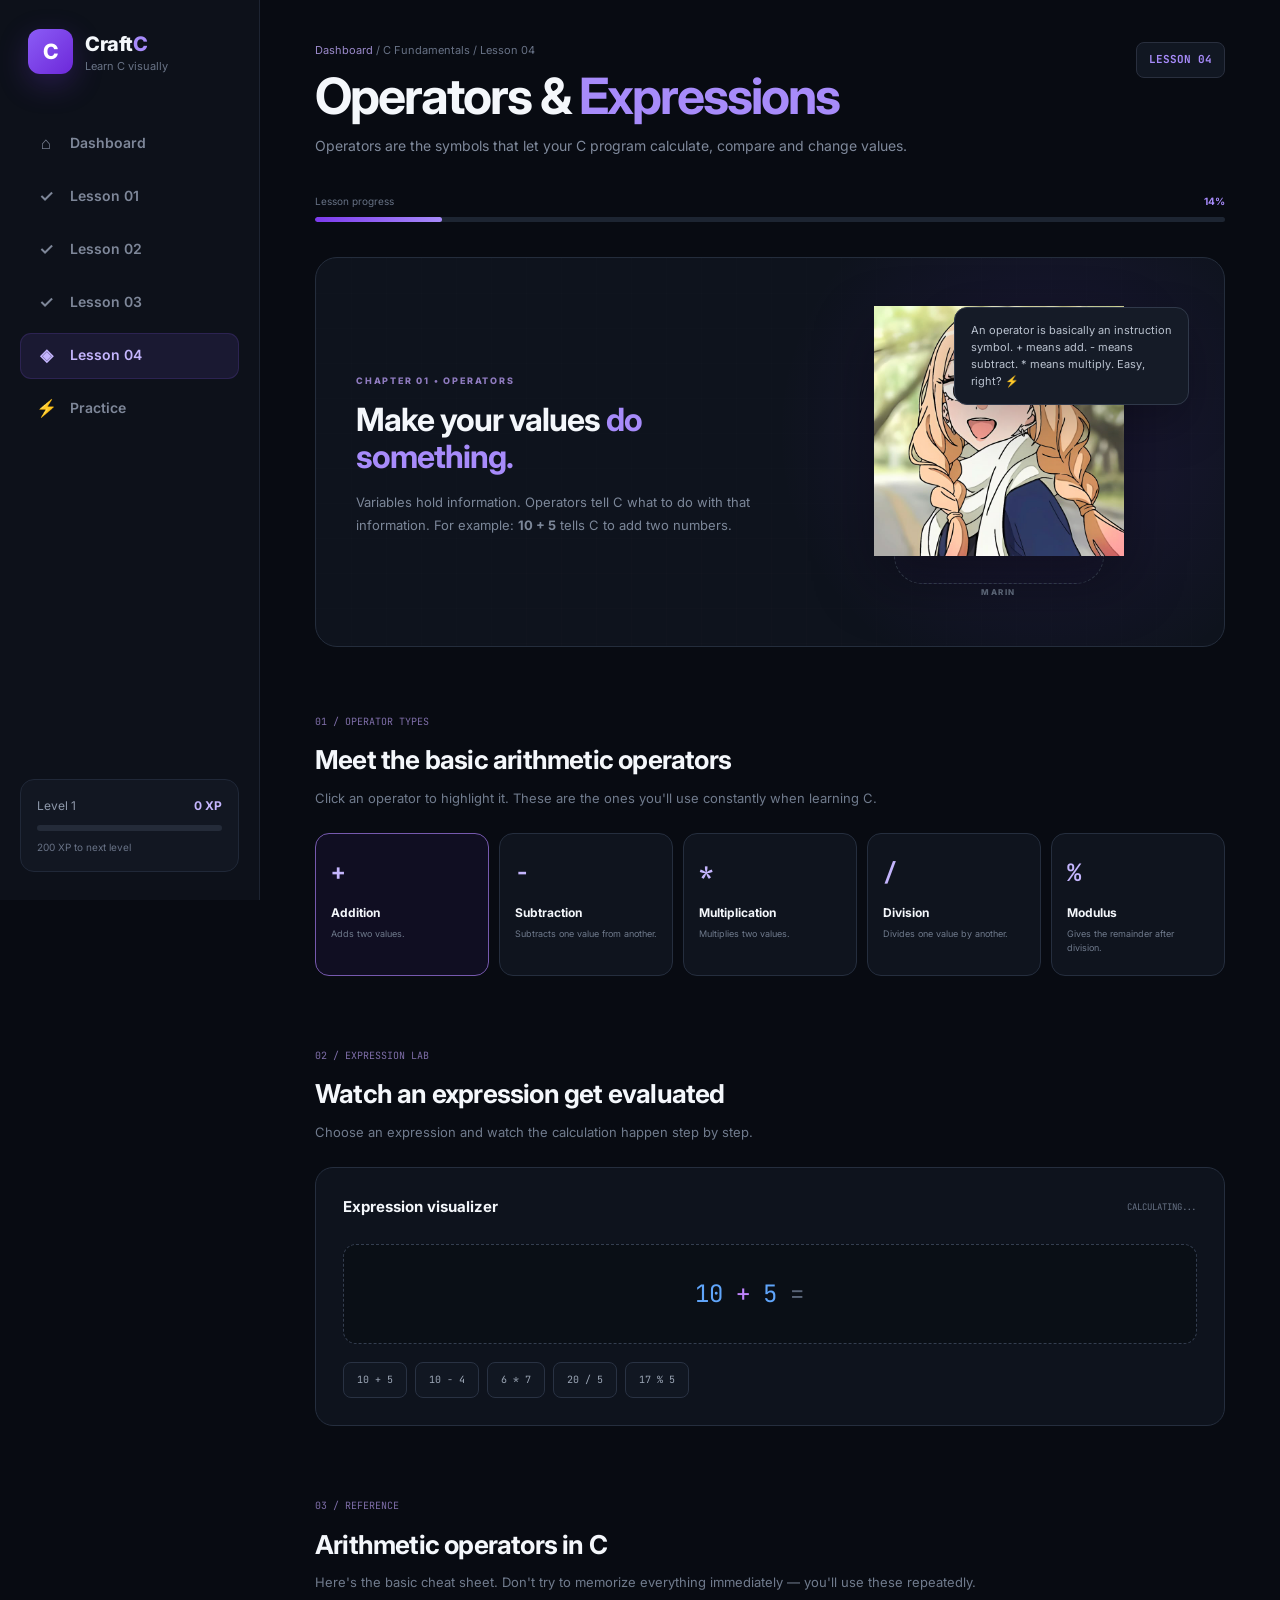
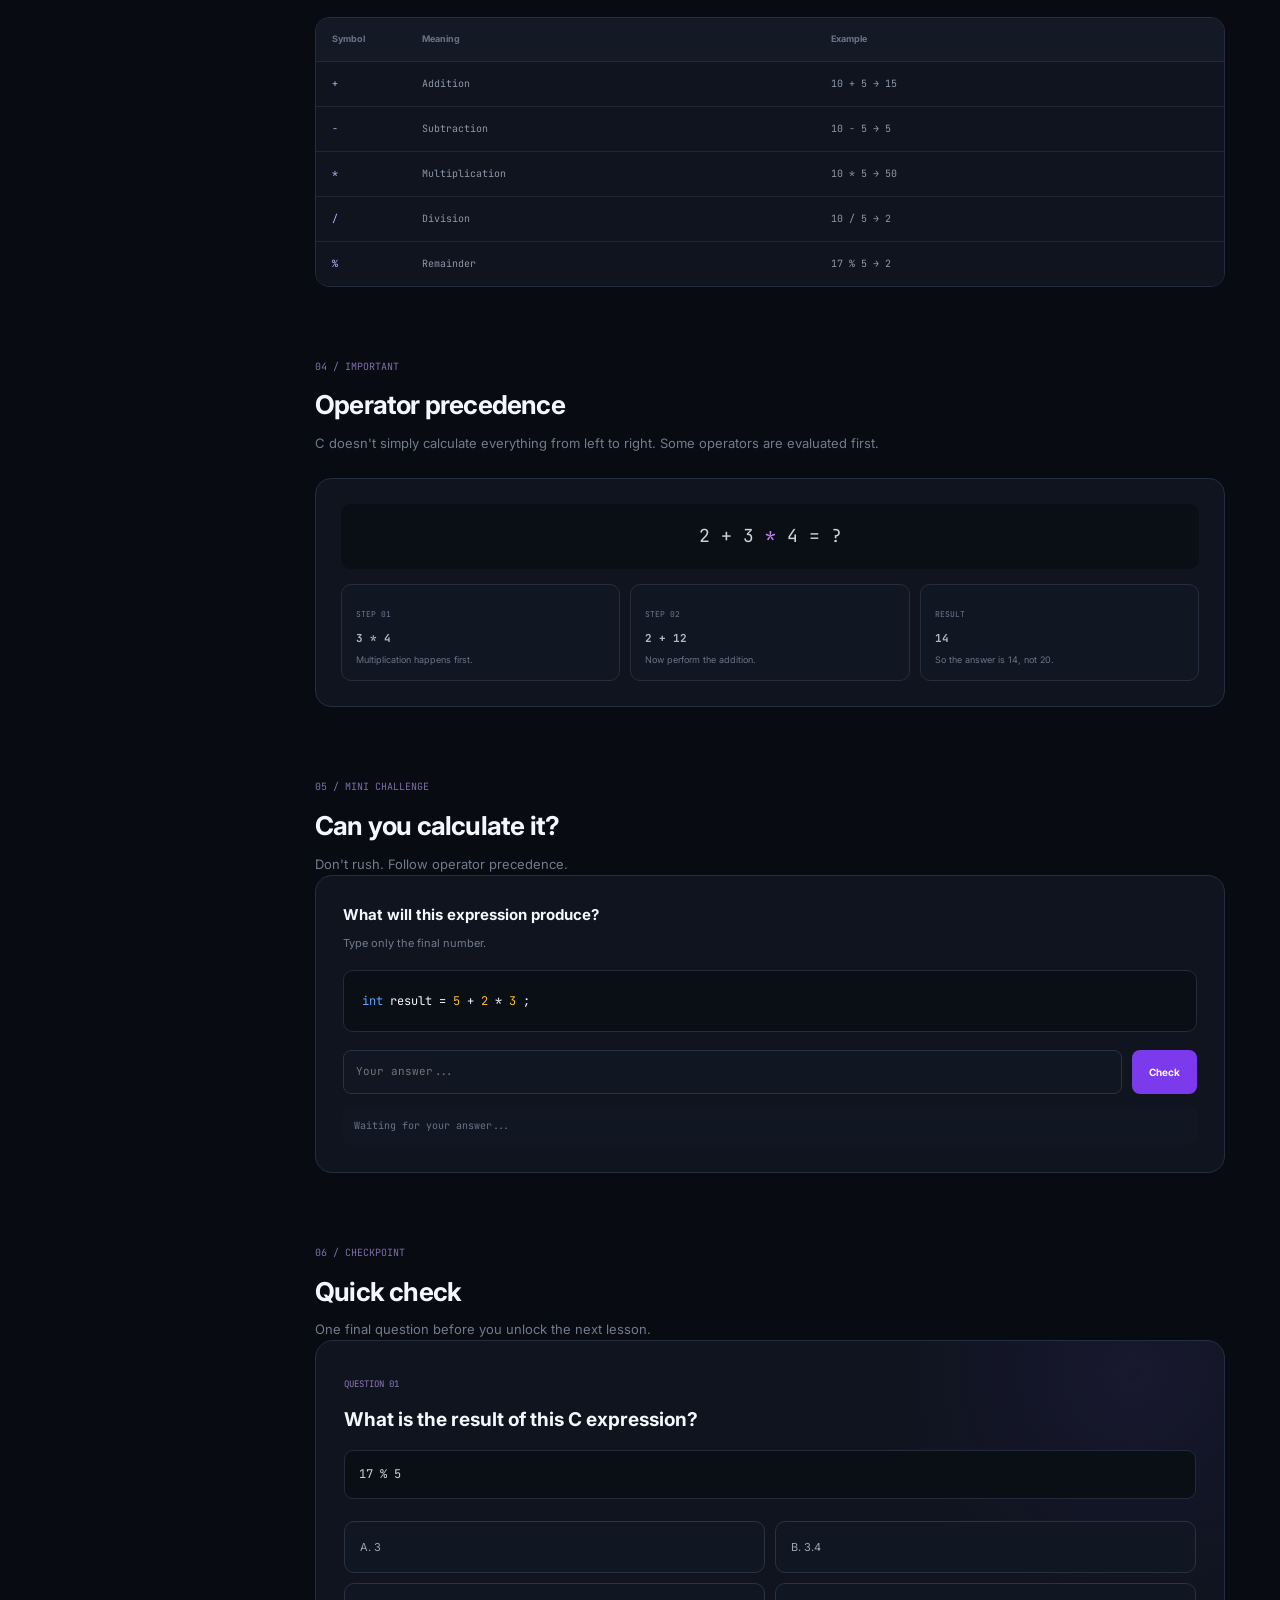
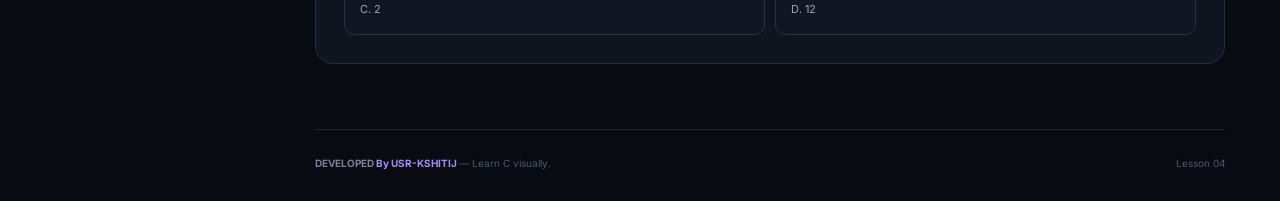
<file: lesson4.html>
<!DOCTYPE html>
<html lang="en">

<head>

    <meta charset="UTF-8">

    <meta
        name="viewport"
        content="width=device-width, initial-scale=1.0"
    >

    <title>Lesson 4 — Operators & Expressions | CraftC</title>

    <link
        rel="preconnect"
        href="https://fonts.googleapis.com"
    >

    <link
        rel="preconnect"
        href="https://fonts.googleapis.com"
        crossorigin
    >

    <link
        href="https://fonts.googleapis.com/css2?family=Inter:wght@400;500;600;700;800&family=JetBrains+Mono:wght@400;500;600&display=swap"
        rel="stylesheet"
    >

    <link
        rel="stylesheet"
        href="style.css"
    >


    <style>

        /* =====================================================
           LESSON 4
        ===================================================== */

        .lesson-page {
            max-width: 1150px;
            margin: 0 auto;
        }


        /* =====================================================
           HEADER
        ===================================================== */

        .lesson-header {
            display: flex;
            justify-content: space-between;
            align-items: flex-start;
            gap: 30px;
            margin-bottom: 35px;
        }

        .lesson-breadcrumb {
            color: #687286;
            font-size: 11px;
            margin-bottom: 10px;
        }

        .lesson-breadcrumb a {
            color: #9b8acb;
        }

        .lesson-header h1 {
            font-size: clamp(32px, 5vw, 50px);
            line-height: 1.05;
            letter-spacing: -2px;
        }

        .lesson-header h1 span {
            color: #a78bfa;
        }

        .lesson-subtitle {
            max-width: 700px;
            margin-top: 12px;
            color: #7f899b;
            font-size: 14px;
            line-height: 1.7;
        }

        .lesson-number-badge {
            flex-shrink: 0;
            padding: 8px 12px;
            border: 1px solid #292f3e;
            border-radius: 8px;
            background: #111722;
            color: #a78bfa;
            font-family: "JetBrains Mono", monospace;
            font-size: 11px;
            font-weight: 700;
        }


        /* =====================================================
           PROGRESS
        ===================================================== */

        .lesson-progress {
            margin-bottom: 35px;
        }

        .lesson-progress-top {
            display: flex;
            justify-content: space-between;
            margin-bottom: 8px;
            color: #667184;
            font-size: 10px;
        }

        .lesson-progress-top strong {
            color: #a78bfa;
        }

        .lesson-progress-track {
            height: 5px;
            overflow: hidden;
            border-radius: 999px;
            background: #1d2532;
        }

        .lesson-progress-fill {
            width: 14%;
            height: 100%;
            border-radius: inherit;
            background: linear-gradient(
                90deg,
                #7c3aed,
                #a78bfa
            );
            transition: width .4s ease;
        }


        /* =====================================================
           HERO
        ===================================================== */

        .lesson-hero {
            position: relative;
            min-height: 390px;
            display: grid;
            grid-template-columns: 1fr .9fr;
            align-items: center;
            gap: 45px;
            padding: 40px;
            overflow: hidden;
            border: 1px solid #242d3c;
            border-radius: 22px;
            background:
                radial-gradient(
                    circle at 80% 45%,
                    rgba(124,58,237,.13),
                    transparent 35%
                ),
                #0e131d;
            margin-bottom: 60px;
        }

        .hero-grid {
            position: absolute;
            inset: 0;
            pointer-events: none;
            opacity: .35;
            background-image:
                linear-gradient(
                    rgba(255,255,255,.025) 1px,
                    transparent 1px
                ),
                linear-gradient(
                    90deg,
                    rgba(255,255,255,.025) 1px,
                    transparent 1px
                );
            background-size: 35px 35px;
        }

        .hero-content {
            position: relative;
            z-index: 2;
        }

        .hero-label {
            color: #8f7bbf;
            font-size: 9px;
            font-weight: 800;
            letter-spacing: 1.8px;
        }

        .hero-content h2 {
            margin-top: 10px;
            font-size: 32px;
            line-height: 1.15;
            letter-spacing: -1px;
        }

        .hero-content h2 span {
            color: #a78bfa;
        }

        .hero-content p {
            margin-top: 15px;
            color: #7c8799;
            font-size: 13px;
            line-height: 1.8;
        }


        /* =====================================================
           ANIME GUIDE
        ===================================================== */

        .anime-stage {
            position: relative;
            min-height: 290px;
            display: flex;
            justify-content: center;
            align-items: center;
            z-index: 2;
        }

        .anime-character {
            width: 210px;
            height: 265px;
            display: flex;
            flex-direction: column;
            justify-content: center;
            align-items: center;
            border: 1px dashed #394354;
            border-radius: 105px 105px 28px 28px;
            background:
                linear-gradient(
                    180deg,
                    rgba(139,92,246,.12),
                    rgba(139,92,246,.02)
                );
            animation:
                floatCharacter
                3.5s
                ease-in-out
                infinite;
        }

        @keyframes floatCharacter {

            0%, 100% {
                transform: translateY(0);
            }

            50% {
                transform: translateY(-8px);
            }

        }

        .anime-face {
            color: #c4b5fd;
            font-size: 70px;
            line-height: 1;
        }

        .anime-label {
            margin-top: 20px;
            color: #667184;
            font-size: 8px;
            font-weight: 800;
            letter-spacing: 1.5px;
        }

        /*
           Replace the placeholder above with your own image:

           <img
               src="images/guide-thinking.png"
               class="anime-image"
               alt="Anime guide"
           >
        */

        .anime-image {
            max-width: 250px;
            max-height: 320px;
            object-fit: contain;
            filter:
                drop-shadow(
                    0 25px 30px
                    rgba(0,0,0,.35)
                );
            animation:
                floatCharacter
                3.5s
                ease-in-out
                infinite;
        }

        .speech {
            position: absolute;
            top: 0;
            right: -5px;
            max-width: 235px;
            padding: 14px 16px;
            border: 1px solid #30394a;
            border-radius: 13px;
            background: #151b27;
            color: #bac2cf;
            font-size: 11px;
            line-height: 1.55;
            box-shadow:
                0 20px 45px
                rgba(0,0,0,.25);
        }


        /* =====================================================
           SECTIONS
        ===================================================== */

        .lesson-section {
            margin-bottom: 65px;
        }

        .section-number {
            color: #7f6ea9;
            font-family: "JetBrains Mono", monospace;
            font-size: 10px;
        }

        .section-title {
            margin-top: 7px;
            font-size: 26px;
            letter-spacing: -.8px;
        }

        .section-description {
            max-width: 700px;
            margin-top: 6px;
            color: #707b8d;
            font-size: 13px;
            line-height: 1.7;
        }


        /* =====================================================
           OPERATOR CARDS
        ===================================================== */

        .operator-grid {
            display: grid;
            grid-template-columns:
                repeat(5, 1fr);
            gap: 10px;
            margin-top: 24px;
        }

        .operator-card {
            padding: 20px 15px;
            border: 1px solid #252e3e;
            border-radius: 14px;
            background: #0f141e;
            cursor: pointer;
            transition:
                transform .2s ease,
                border-color .2s ease,
                background .2s ease;
        }

        .operator-card:hover {
            transform: translateY(-3px);
            border-color: #3d475b;
        }

        .operator-card.active {
            border-color: #7659ae;
            background: rgba(124,58,237,.07);
        }

        .operator-symbol {
            color: #c4b5fd;
            font-family: "JetBrains Mono", monospace;
            font-size: 24px;
            font-weight: 600;
        }

        .operator-card h3 {
            margin-top: 10px;
            font-size: 12px;
        }

        .operator-card p {
            margin-top: 5px;
            color: #6f7a8c;
            font-size: 9px;
            line-height: 1.55;
        }


        /* =====================================================
           EXPRESSION LAB
        ===================================================== */

        .expression-lab {
            margin-top: 24px;
            padding: 27px;
            border: 1px solid #252e3e;
            border-radius: 18px;
            background: #0e131d;
        }

        .expression-top {
            display: flex;
            justify-content: space-between;
            align-items: center;
            gap: 20px;
        }

        .expression-title {
            font-size: 15px;
            font-weight: 700;
        }

        .expression-status {
            color: #687386;
            font-family: "JetBrains Mono", monospace;
            font-size: 9px;
        }

        .expression-display {
            min-height: 100px;
            display: flex;
            justify-content: center;
            align-items: center;
            gap: 13px;
            margin-top: 25px;
            padding: 20px;
            overflow: hidden;
            border: 1px dashed #343e50;
            border-radius: 13px;
            background: #0a0f16;
            font-family: "JetBrains Mono", monospace;
            font-size: 24px;
        }

        .expr-item {
            opacity: 0;
            transform: translateY(12px) scale(.95);
        }

        .expr-item.show {
            animation:
                expressionAppear
                .4s
                ease
                forwards;
        }

        @keyframes expressionAppear {

            to {
                opacity: 1;
                transform: translateY(0) scale(1);
            }

        }

        .expr-number {
            color: #60a5fa;
        }

        .expr-operator {
            color: #c084fc;
        }

        .expr-result {
            color: #fbbf24;
        }

        .equals {
            color: #596477;
        }

        .expression-controls {
            display: flex;
            flex-wrap: wrap;
            gap: 8px;
            margin-top: 18px;
        }

        .expression-button {
            padding: 9px 13px;
            border: 1px solid #293243;
            border-radius: 8px;
            background: #111722;
            color: #9ca6b6;
            font-family: "JetBrains Mono", monospace;
            font-size: 10px;
            cursor: pointer;
            transition: .2s ease;
        }

        .expression-button:hover {
            border-color: #655392;
            color: #c4b5fd;
        }


        /* =====================================================
           ARITHMETIC TABLE
        ===================================================== */

        .arithmetic-table {
            margin-top: 24px;
            overflow: hidden;
            border: 1px solid #252e3e;
            border-radius: 14px;
        }

        .arithmetic-row {
            display: grid;
            grid-template-columns:
                90px 1fr 1fr;
            border-bottom: 1px solid #202838;
        }

        .arithmetic-row:last-child {
            border-bottom: 0;
        }

        .arithmetic-row > div {
            padding: 14px 16px;
        }

        .arithmetic-row.header {
            background: #131a25;
            color: #697487;
            font-size: 9px;
            font-weight: 700;
        }

        .arithmetic-row:not(.header) {
            background: #0f141e;
            color: #8d98a9;
            font-family: "JetBrains Mono", monospace;
            font-size: 10px;
        }

        .operator-name {
            color: #c4b5fd;
        }


        /* =====================================================
           PRECEDENCE
        ===================================================== */

        .precedence-card {
            margin-top: 24px;
            padding: 25px;
            border: 1px solid #252e3e;
            border-radius: 16px;
            background: #0f141e;
        }

        .precedence-expression {
            padding: 18px;
            border-radius: 10px;
            background: #0a0f16;
            color: #cbd2dd;
            text-align: center;
            font-family: "JetBrains Mono", monospace;
            font-size: 18px;
        }

        .precedence-expression span {
            color: #c084fc;
        }

        .precedence-steps {
            display: grid;
            grid-template-columns:
                repeat(3, 1fr);
            gap: 10px;
            margin-top: 15px;
        }

        .precedence-step {
            padding: 14px;
            border: 1px solid #252e3e;
            border-radius: 10px;
            background: #111722;
        }

        .precedence-step-number {
            color: #6c7890;
            font-family: "JetBrains Mono", monospace;
            font-size: 8px;
        }

        .precedence-step strong {
            display: block;
            margin-top: 6px;
            color: #aeb7c5;
            font-family: "JetBrains Mono", monospace;
            font-size: 11px;
        }

        .precedence-step p {
            margin-top: 5px;
            color: #697487;
            font-size: 9px;
            line-height: 1.5;
        }


        /* =====================================================
           MINI CHALLENGE
        ===================================================== */

        .challenge-card {
            padding: 27px;
            border: 1px solid #252e3e;
            border-radius: 17px;
            background: #0f141e;
        }

        .challenge-card h3 {
            font-size: 15px;
        }

        .challenge-card p {
            margin-top: 7px;
            color: #707b8d;
            font-size: 11px;
            line-height: 1.7;
        }

        .challenge-code {
            margin-top: 18px;
            padding: 18px;
            border: 1px solid #222b3a;
            border-radius: 10px;
            background: #0a0f16;
            font-family: "JetBrains Mono", monospace;
            font-size: 12px;
            line-height: 2;
        }

        .challenge-code .blue {
            color: #60a5fa;
        }

        .challenge-code .purple {
            color: #c084fc;
        }

        .challenge-code .yellow {
            color: #fbbf24;
        }

        .challenge-answer {
            display: flex;
            gap: 10px;
            margin-top: 18px;
        }

        .challenge-input {
            flex: 1;
            min-width: 0;
            padding: 12px;
            border: 1px solid #293243;
            border-radius: 8px;
            outline: none;
            background: #111722;
            color: #d3d8e0;
            font-family: "JetBrains Mono", monospace;
            font-size: 11px;
        }

        .challenge-input:focus {
            border-color: #665399;
        }

        .check-button {
            padding: 0 17px;
            border: 0;
            border-radius: 8px;
            background: #7c3aed;
            color: white;
            font-size: 10px;
            font-weight: 700;
            cursor: pointer;
        }

        .challenge-result {
            min-height: 38px;
            margin-top: 13px;
            padding: 11px;
            border-radius: 8px;
            background: #111722;
            color: #697487;
            font-family: "JetBrains Mono", monospace;
            font-size: 10px;
        }

        .challenge-result.success {
            color: #86efac;
            background: rgba(74,222,128,.05);
        }

        .challenge-result.error {
            color: #fca5a5;
            background: rgba(248,113,113,.05);
        }


        /* =====================================================
           QUIZ
        ===================================================== */

        .quiz-card {
            padding: 28px;
            border: 1px solid #252e3e;
            border-radius: 18px;
            background:
                radial-gradient(
                    circle at 90% 10%,
                    rgba(124,58,237,.08),
                    transparent 30%
                ),
                #0f141e;
        }

        .quiz-number {
            color: #8b7ab5;
            font-family: "JetBrains Mono", monospace;
            font-size: 9px;
        }

        .quiz-question {
            margin-top: 10px;
            font-size: 19px;
            font-weight: 700;
        }

        .quiz-code {
            margin-top: 15px;
            padding: 14px;
            border: 1px solid #222b3a;
            border-radius: 9px;
            background: #0a0f16;
            color: #cbd2dd;
            font-family: "JetBrains Mono", monospace;
            font-size: 12px;
        }

        .quiz-options {
            display: grid;
            grid-template-columns:
                repeat(2, 1fr);
            gap: 10px;
            margin-top: 22px;
        }

        .quiz-option {
            min-height: 52px;
            padding: 0 15px;
            border: 1px solid #293243;
            border-radius: 10px;
            background: #111722;
            color: #9ba5b5;
            text-align: left;
            font-size: 11px;
            cursor: pointer;
            transition:
                background .2s ease,
                border .2s ease;
        }

        .quiz-option:hover {
            border-color: #465167;
            background: #151c29;
        }

        .quiz-option.correct {
            border-color: rgba(74,222,128,.5);
            background: rgba(74,222,128,.08);
            color: #86efac;
        }

        .quiz-option.wrong {
            border-color: rgba(248,113,113,.5);
            background: rgba(248,113,113,.08);
            color: #fca5a5;
        }

        .quiz-feedback {
            display: none;
            align-items: center;
            gap: 14px;
            margin-top: 20px;
            padding: 15px;
            border: 1px solid #252e3e;
            border-radius: 12px;
            background: #111722;
        }

        .quiz-feedback.show {
            display: flex;
        }

        .feedback-character {
            width: 50px;
            height: 50px;
            display: grid;
            place-items: center;
            flex-shrink: 0;
            border-radius: 11px;
            background: #181f2c;
            color: #c4b5fd;
            font-size: 21px;
        }

        .feedback-text strong {
            display: block;
            font-size: 12px;
        }

        .feedback-text span {
            display: block;
            margin-top: 3px;
            color: #6f7a8c;
            font-size: 10px;
        }


        /* =====================================================
           COMPLETION
        ===================================================== */

        .completion {
            display: none;
            padding: 45px 25px;
            margin-top: 30px;
            border: 1px solid rgba(139,92,246,.3);
            border-radius: 18px;
            background:
                radial-gradient(
                    circle,
                    rgba(124,58,237,.13),
                    transparent 60%
                );
            text-align: center;
        }

        .completion.show {
            display: block;
            animation:
                completionIn
                .5s
                ease;
        }

        @keyframes completionIn {

            from {
                opacity: 0;
                transform: translateY(15px);
            }

            to {
                opacity: 1;
                transform: translateY(0);
            }

        }

        .completion-icon {
            font-size: 42px;
        }

        .completion h2 {
            margin-top: 12px;
            font-size: 26px;
        }

        .completion p {
            margin-top: 7px;
            color: #747f91;
            font-size: 12px;
        }

        .xp-reward {
            display: inline-flex;
            margin-top: 18px;
            padding: 7px 12px;
            border: 1px solid rgba(139,92,246,.25);
            border-radius: 999px;
            background: rgba(139,92,246,.08);
            color: #c4b5fd;
            font-size: 11px;
            font-weight: 700;
        }

        .next-button {
            display: inline-flex;
            align-items: center;
            gap: 10px;
            margin-top: 22px;
            padding: 12px 17px;
            border-radius: 9px;
            background: #7c3aed;
            color: white;
            font-size: 11px;
            font-weight: 700;
        }


        /* =====================================================
           RESPONSIVE
        ===================================================== */

        @media (max-width: 950px) {

            .lesson-hero {
                grid-template-columns: 1fr;
            }

            .operator-grid {
                grid-template-columns:
                    repeat(3, 1fr);
            }

        }


        @media (max-width: 650px) {

            .lesson-header {
                flex-direction: column;
            }

            .lesson-header h1 {
                font-size: 36px;
            }

            .lesson-hero {
                padding: 25px 18px;
            }

            .operator-grid {
                grid-template-columns:
                    repeat(2, 1fr);
            }

            .expression-display {
                font-size: 17px;
                gap: 7px;
            }

            .arithmetic-row {
                grid-template-columns:
                    70px 1fr 1fr;
            }

            .precedence-steps {
                grid-template-columns: 1fr;
            }

            .quiz-options {
                grid-template-columns: 1fr;
            }

            .challenge-answer {
                flex-direction: column;
            }

            .check-button {
                min-height: 42px;
            }

        }


        @media (max-width: 420px) {

            .operator-grid {
                grid-template-columns: 1fr;
            }

            .anime-character {
                width: 175px;
                height: 230px;
            }

            .speech {
                max-width: 180px;
            }

        }

    </style>

</head>


<body>


<div class="app">


    <!-- =====================================================
         SIDEBAR
    ====================================================== -->

    <aside class="sidebar">

        <div class="brand">

            <div class="brand-logo">
                C
            </div>

            <div class="brand-text">

                <h1>
                    Craft<span>C</span>
                </h1>

                <p>
                    Learn C visually
                </p>

            </div>

        </div>


        <nav class="navigation">

            <a
                href="index.html"
                class="nav-link"
            >

                <span class="nav-icon">
                    ⌂
                </span>

                <span>
                    Dashboard
                </span>

            </a>


            <a
                href="lesson1.html"
                class="nav-link"
            >

                <span class="nav-icon">
                    ✓
                </span>

                <span>
                    Lesson 01
                </span>

            </a>


            <a
                href="lesson2.html"
                class="nav-link"
            >

                <span class="nav-icon">
                    ✓
                </span>

                <span>
                    Lesson 02
                </span>

            </a>


            <a
                href="lesson3.html"
                class="nav-link"
            >

                <span class="nav-icon">
                    ✓
                </span>

                <span>
                    Lesson 03
                </span>

            </a>


            <a
                href="#lesson"
                class="nav-link active"
            >

                <span class="nav-icon">
                    ◈
                </span>

                <span>
                    Lesson 04
                </span>

            </a>


            <a
                href="#quiz"
                class="nav-link"
            >

                <span class="nav-icon">
                    ⚡
                </span>

                <span>
                    Practice
                </span>

            </a>

        </nav>


        <div class="sidebar-bottom">

            <div class="level-card">

                <div class="level-row">

                    <span id="level-name">
                        Level 1
                    </span>

                    <strong id="xp-value">
                        0 XP
                    </strong>

                </div>


                <div class="xp-track">

                    <div
                        class="xp-fill"
                        id="xp-fill"
                    ></div>

                </div>


                <p id="xp-next">
                    200 XP to next level
                </p>

            </div>

        </div>

    </aside>


    <!-- =====================================================
         MAIN
    ====================================================== -->

    <main class="main-content">


        <div
            class="lesson-page"
            id="lesson"
        >


            <!-- =================================================
                 HEADER
            ================================================== -->

            <header class="lesson-header">

                <div>

                    <div class="lesson-breadcrumb">

                        <a href="index.html">
                            Dashboard
                        </a>

                        <span>
                            /
                        </span>

                        C Fundamentals

                        <span>
                            /
                        </span>

                        Lesson 04

                    </div>


                    <h1>

                        Operators &
                        <span>Expressions</span>

                    </h1>


                    <p class="lesson-subtitle">

                        Operators are the symbols that let your
                        C program calculate, compare and change
                        values.

                    </p>

                </div>


                <div class="lesson-number-badge">

                    LESSON 04

                </div>

            </header>


            <!-- =================================================
                 PROGRESS
            ================================================== -->

            <div class="lesson-progress">

                <div class="lesson-progress-top">

                    <span>
                        Lesson progress
                    </span>

                    <strong id="progress-text">
                        14%
                    </strong>

                </div>


                <div class="lesson-progress-track">

                    <div
                        class="lesson-progress-fill"
                        id="progress-fill"
                    ></div>

                </div>

            </div>


            <!-- =================================================
                 HERO
            ================================================== -->

            <section class="lesson-hero">

                <div class="hero-grid"></div>


                <div class="hero-content">

                    <span class="hero-label">

                        CHAPTER 01 • OPERATORS

                    </span>


                    <h2>

                        Make your values
                        <span>do something.</span>

                    </h2>


                    <p>

                        Variables hold information.

                        Operators tell C what to do with
                        that information.

                        For example:

                        <b>10 + 5</b> tells C to add two
                        numbers.

                    </p>

                </div>


                <div class="anime-stage">

                    <!--
                        YOUR ANIME IMAGE GOES HERE:

                        
                    -->

                    <div class="anime-character">

                        <div class="anime-face">
                          <img
                            src="anime-guide.png"
                            class="anime-image"
                            alt="Anime guide"
                        >
                        </div>

                        <div class="anime-label">
                       MARIN
                        </div>

                    </div>


                    <div class="speech">

                        An operator is basically
                        an instruction symbol.

                        + means add.
                        - means subtract.
                        * means multiply.

                        Easy, right? ⚡

                    </div>

                </div>

            </section>


            <!-- =================================================
                 SECTION 1
            ================================================== -->

            <section class="lesson-section">

                <span class="section-number">
                    01 / OPERATOR TYPES
                </span>


                <h2 class="section-title">
                    Meet the basic arithmetic operators
                </h2>


                <p class="section-description">

                    Click an operator to highlight it.
                    These are the ones you'll use constantly
                    when learning C.

                </p>


                <div class="operator-grid">


                    <article
                        class="operator-card active"
                        onclick="selectOperator(this)"
                    >

                        <div class="operator-symbol">
                            +
                        </div>

                        <h3>
                            Addition
                        </h3>

                        <p>
                            Adds two values.
                        </p>

                    </article>


                    <article
                        class="operator-card"
                        onclick="selectOperator(this)"
                    >

                        <div class="operator-symbol">
                            -
                        </div>

                        <h3>
                            Subtraction
                        </h3>

                        <p>
                            Subtracts one value
                            from another.
                        </p>

                    </article>


                    <article
                        class="operator-card"
                        onclick="selectOperator(this)"
                    >

                        <div class="operator-symbol">
                            *
                        </div>

                        <h3>
                            Multiplication
                        </h3>

                        <p>
                            Multiplies two values.
                        </p>

                    </article>


                    <article
                        class="operator-card"
                        onclick="selectOperator(this)"
                    >

                        <div class="operator-symbol">
                            /
                        </div>

                        <h3>
                            Division
                        </h3>

                        <p>
                            Divides one value
                            by another.
                        </p>

                    </article>


                    <article
                        class="operator-card"
                        onclick="selectOperator(this)"
                    >

                        <div class="operator-symbol">
                            %
                        </div>

                        <h3>
                            Modulus
                        </h3>

                        <p>
                            Gives the remainder
                            after division.
                        </p>

                    </article>


                </div>

            </section>


            <!-- =================================================
                 SECTION 2
            ================================================== -->

            <section class="lesson-section">

                <span class="section-number">
                    02 / EXPRESSION LAB
                </span>


                <h2 class="section-title">
                    Watch an expression get evaluated
                </h2>


                <p class="section-description">

                    Choose an expression and watch the
                    calculation happen step by step.

                </p>


                <div class="expression-lab">


                    <div class="expression-top">

                        <div class="expression-title">
                            Expression visualizer
                        </div>

                        <div
                            class="expression-status"
                            id="expression-status"
                        >
                            READY
                        </div>

                    </div>


                    <div
                        class="expression-display"
                        id="expression-display"
                    >

                        <span
                            class="expr-item expr-number"
                            id="expr-a"
                        >
                            10
                        </span>


                        <span
                            class="expr-item expr-operator"
                            id="expr-op"
                        >
                            +
                        </span>


                        <span
                            class="expr-item expr-number"
                            id="expr-b"
                        >
                            5
                        </span>


                        <span
                            class="expr-item equals"
                            id="expr-equals"
                        >
                            =
                        </span>


                        <span
                            class="expr-item expr-result"
                            id="expr-result"
                        >
                            15
                        </span>

                    </div>


                    <div class="expression-controls">

                        <button
                            class="expression-button"
                            onclick="runExpression(10, 5, '+')"
                        >
                            10 + 5
                        </button>


                        <button
                            class="expression-button"
                            onclick="runExpression(10, 4, '-')"
                        >
                            10 - 4
                        </button>


                        <button
                            class="expression-button"
                            onclick="runExpression(6, 7, '*')"
                        >
                            6 * 7
                        </button>


                        <button
                            class="expression-button"
                            onclick="runExpression(20, 5, '/')"
                        >
                            20 / 5
                        </button>


                        <button
                            class="expression-button"
                            onclick="runExpression(17, 5, '%')"
                        >
                            17 % 5
                        </button>

                    </div>

                </div>

            </section>


            <!-- =================================================
                 SECTION 3
            ================================================== -->

            <section class="lesson-section">

                <span class="section-number">
                    03 / REFERENCE
                </span>


                <h2 class="section-title">
                    Arithmetic operators in C
                </h2>


                <p class="section-description">

                    Here's the basic cheat sheet. Don't try
                    to memorize everything immediately —
                    you'll use these repeatedly.

                </p>


                <div class="arithmetic-table">


                    <div class="arithmetic-row header">

                        <div>
                            Symbol
                        </div>

                        <div>
                            Meaning
                        </div>

                        <div>
                            Example
                        </div>

                    </div>


                    <div class="arithmetic-row">

                        <div class="operator-name">
                            +
                        </div>

                        <div>
                            Addition
                        </div>

                        <div>
                            10 + 5 → 15
                        </div>

                    </div>


                    <div class="arithmetic-row">

                        <div class="operator-name">
                            -
                        </div>

                        <div>
                            Subtraction
                        </div>

                        <div>
                            10 - 5 → 5
                        </div>

                    </div>


                    <div class="arithmetic-row">

                        <div class="operator-name">
                            *
                        </div>

                        <div>
                            Multiplication
                        </div>

                        <div>
                            10 * 5 → 50
                        </div>

                    </div>


                    <div class="arithmetic-row">

                        <div class="operator-name">
                            /
                        </div>

                        <div>
                            Division
                        </div>

                        <div>
                            10 / 5 → 2
                        </div>

                    </div>


                    <div class="arithmetic-row">

                        <div class="operator-name">
                            %
                        </div>

                        <div>
                            Remainder
                        </div>

                        <div>
                            17 % 5 → 2
                        </div>

                    </div>


                </div>

            </section>


            <!-- =================================================
                 SECTION 4
            ================================================== -->

            <section class="lesson-section">

                <span class="section-number">
                    04 / IMPORTANT
                </span>


                <h2 class="section-title">
                    Operator precedence
                </h2>


                <p class="section-description">

                    C doesn't simply calculate everything
                    from left to right.

                    Some operators are evaluated first.

                </p>


                <div class="precedence-card">


                    <div class="precedence-expression">

                        2 + 3 <span>*</span> 4

                        = ?

                    </div>


                    <div class="precedence-steps">


                        <div class="precedence-step">

                            <span class="precedence-step-number">
                                STEP 01
                            </span>

                            <strong>
                                3 * 4
                            </strong>

                            <p>
                                Multiplication happens first.
                            </p>

                        </div>


                        <div class="precedence-step">

                            <span class="precedence-step-number">
                                STEP 02
                            </span>

                            <strong>
                                2 + 12
                            </strong>

                            <p>
                                Now perform the addition.
                            </p>

                        </div>


                        <div class="precedence-step">

                            <span class="precedence-step-number">
                                RESULT
                            </span>

                            <strong>
                                14
                            </strong>

                            <p>
                                So the answer is 14,
                                not 20.
                            </p>

                        </div>


                    </div>

                </div>

            </section>


            <!-- =================================================
                 SECTION 5
            ================================================== -->

            <section class="lesson-section">

                <span class="section-number">
                    05 / MINI CHALLENGE
                </span>


                <h2 class="section-title">
                    Can you calculate it?
                </h2>


                <p class="section-description">

                    Don't rush. Follow operator precedence.

                </p>


                <div class="challenge-card">

                    <h3>
                        What will this expression produce?
                    </h3>


                    <p>

                        Type only the final number.

                    </p>


                    <div class="challenge-code">

                        <span class="blue">
                            int
                        </span>

                        result

                        =

                        <span class="yellow">
                            5
                        </span>

                        +

                        <span class="yellow">
                            2
                        </span>

                        *

                        <span class="yellow">
                            3
                        </span>;

                    </div>


                    <div class="challenge-answer">

                        <input
                            type="text"
                            class="challenge-input"
                            id="challenge-input"
                            placeholder="Your answer..."
                            inputmode="numeric"
                        >


                        <button
                            class="check-button"
                            onclick="checkChallenge()"
                        >

                            Check

                        </button>

                    </div>


                    <div
                        class="challenge-result"
                        id="challenge-result"
                    >

                        Waiting for your answer...

                    </div>

                </div>

            </section>


            <!-- =================================================
                 SECTION 6 — QUIZ
            ================================================== -->

            <section
                class="lesson-section"
                id="quiz"
            >

                <span class="section-number">
                    06 / CHECKPOINT
                </span>


                <h2 class="section-title">
                    Quick check
                </h2>


                <p class="section-description">

                    One final question before you unlock
                    the next lesson.

                </p>


                <div class="quiz-card">


                    <span class="quiz-number">
                        QUESTION 01
                    </span>


                    <div class="quiz-question">

                        What is the result of this C expression?

                    </div>


                    <div class="quiz-code">

                        17 % 5

                    </div>


                    <div class="quiz-options">


                        <button
                            class="quiz-option"
                            onclick="answerQuiz(this, false)"
                        >

                            A. 3

                        </button>


                        <button
                            class="quiz-option"
                            onclick="answerQuiz(this, false)"
                        >

                            B. 3.4

                        </button>


                        <button
                            class="quiz-option"
                            onclick="answerQuiz(this, true)"
                        >

                            C. 2

                        </button>


                        <button
                            class="quiz-option"
                            onclick="answerQuiz(this, false)"
                        >

                            D. 12

                        </button>


                    </div>


                    <div
                        class="quiz-feedback"
                        id="quiz-feedback"
                    >

                        <div
                            class="feedback-character"
                            id="feedback-character"
                        >
                            ✦
                        </div>


                        <div class="feedback-text">

                            <strong
                                id="feedback-title"
                            >
                                Correct!
                            </strong>

                            <span
                                id="feedback-message"
                            >
                                17 divided by 5 leaves a remainder of 2.
                            </span>

                        </div>

                    </div>

                </div>


                <!-- =================================================
                     COMPLETION
                ================================================== -->

                <div
                    class="completion"
                    id="completion"
                >

                    <div class="completion-icon">
                     <img
                            src="anime-celebrate.png"
                            class="anime-image"
                            alt="Anime guide"
                        >
                    </div>


                    <h2>
                        Lesson 4 Complete!
                    </h2>


                    <p>
                        You now understand arithmetic
                        operators, expressions, modulus
                        and precedence.
                    </p>


                    <div class="xp-reward">
                        +50 XP
                    </div>


                    <br>


                    <a
                        href="lesson5.html"
                        class="next-button"
                    >

                        Continue to Lesson 5
                        →

                    </a>

                </div>

            </section>


        </div>


        <!-- =====================================================
             FOOTER
        ====================================================== -->

        <footer class="footer">

            <div>

                <strong>
                    DEVELOPED<span>  By USR-KSHITIJ</span>
                </strong>

                <span>
                    — Learn C visually.
                </span>

            </div>


            <div>
                Lesson 04
            </div>

        </footer>


    </main>

</div>


<script>


    /* =====================================================
       LESSON SETTINGS
    ===================================================== */

    const LESSON_ID =
        "lesson4";

    const LESSON_XP =
        50;


    /* =====================================================
       XP SYSTEM
    ===================================================== */

    let xp =
        Number(
            localStorage.getItem(
                "craftc_xp"
            )
        ) || 0;


    let completedLessons =
        JSON.parse(
            localStorage.getItem(
                "craftc_completed"
            )
        ) || [];


    function updateXP() {

        const level =
            Math.floor(
                xp / 200
            ) + 1;


        const currentXP =
            xp % 200;


        const percentage =
            Math.min(
                (currentXP / 200) * 100,
                100
            );


        document.getElementById(
            "level-name"
        ).textContent =
            "Level " + level;


        document.getElementById(
            "xp-value"
        ).textContent =
            xp + " XP";


        document.getElementById(
            "xp-fill"
        ).style.width =
            percentage + "%";


        document.getElementById(
            "xp-next"
        ).textContent =
            (200 - currentXP) +
            " XP to next level";

    }


    /* =====================================================
       OPERATOR CARDS
    ===================================================== */

    function selectOperator(card) {

        document
            .querySelectorAll(
                ".operator-card"
            )
            .forEach(
                item =>
                    item.classList.remove(
                        "active"
                    )
            );


        card.classList.add(
            "active"
        );

    }


    /* =====================================================
       EXPRESSION VISUALIZER
    ===================================================== */

    function calculateExpression(
        a,
        b,
        operator
    ) {

        if (operator === "+") {
            return a + b;
        }

        if (operator === "-") {
            return a - b;
        }

        if (operator === "*") {
            return a * b;
        }

        if (operator === "/") {
            return a / b;
        }

        if (operator === "%") {
            return a % b;
        }

    }


    function runExpression(
        a,
        b,
        operator
    ) {

        const result =
            calculateExpression(
                a,
                b,
                operator
            );


        const ids = [

            "expr-a",
            "expr-op",
            "expr-b",
            "expr-equals",
            "expr-result"

        ];


        ids.forEach(
            id => {

                document
                    .getElementById(id)
                    .classList.remove(
                        "show"
                    );

            }
        );


        document.getElementById(
            "expr-a"
        ).textContent =
            a;


        document.getElementById(
            "expr-op"
        ).textContent =
            operator;


        document.getElementById(
            "expr-b"
        ).textContent =
            b;


        document.getElementById(
            "expr-result"
        ).textContent =
            Number.isInteger(result)
                ? result
                : result.toFixed(2);


        const status =
            document.getElementById(
                "expression-status"
            );


        status.textContent =
            "CALCULATING...";


        setTimeout(
            () => {

                document
                    .getElementById(
                        "expr-a"
                    )
                    .classList.add(
                        "show"
                    );

            },
            150
        );


        setTimeout(
            () => {

                document
                    .getElementById(
                        "expr-op"
                    )
                    .classList.add(
                        "show"
                    );

            },
            400
        );


        setTimeout(
            () => {

                document
                    .getElementById(
                        "expr-b"
                    )
                    .classList.add(
                        "show"
                    );

            },
            650
        );


        setTimeout(
            () => {

                document
                    .getElementById(
                        "expr-equals"
                    )
                    .classList.add(
                        "show"
                    );

            },
            900
        );


        setTimeout(
            () => {

                document
                    .getElementById(
                        "expr-result"
                    )
                    .classList.add(
                        "show"
                    );


                status.textContent =
                    "RESULT: " +
                    result;

            },
            1200
        );

    }


    /* =====================================================
       MINI CHALLENGE
    ===================================================== */

    function checkChallenge() {

        const input =
            document.getElementById(
                "challenge-input"
            );


        const result =
            document.getElementById(
                "challenge-result"
            );


        const answer =
            input.value.trim();


        if (answer === "11") {

            result.classList.remove(
                "error"
            );

            result.classList.add(
                "success"
            );

            result.textContent =
                "✓ Correct! 2 × 3 happens first, so 5 + 6 = 11.";

        } else {

            result.classList.remove(
                "success"
            );

            result.classList.add(
                "error"
            );

            result.textContent =
                "✗ Not quite. Multiplication happens before addition.";

        }

    }


    /* =====================================================
       QUIZ
    ===================================================== */

    let quizAnswered =
        false;


    function answerQuiz(
        button,
        correct
    ) {

        if (quizAnswered) {
            return;
        }


        if (correct) {

            quizAnswered =
                true;


            button.classList.add(
                "correct"
            );


            document
                .querySelectorAll(
                    ".quiz-option"
                )
                .forEach(
                    option =>
                        option.disabled =
                            true
                );


            document.getElementById(
                "feedback-character"
            ).textContent =
                "✦";


            document.getElementById(
                "feedback-title"
            ).textContent =
                "Correct! 🔥";


            document.getElementById(
                "feedback-message"
            ).textContent =
                "17 divided by 5 leaves a remainder of 2.";


            document.getElementById(
                "quiz-feedback"
            ).classList.add(
                "show"
            );


            completeLesson();

        } else {

            button.classList.add(
                "wrong"
            );


            document.getElementById(
                "feedback-character"
            ).textContent =
                "↻";


            document.getElementById(
                "feedback-title"
            ).textContent =
                "Not quite.";


            document.getElementById(
                "feedback-message"
            ).textContent =
                "The % operator gives the remainder after division.";


            document.getElementById(
                "quiz-feedback"
            ).classList.add(
                "show"
            );


            setTimeout(
                () => {

                    button.classList.remove(
                        "wrong"
                    );

                },
                900
            );

        }

    }


    /* =====================================================
       COMPLETE LESSON
    ===================================================== */

    function completeLesson() {

        if (
            !completedLessons.includes(
                LESSON_ID
            )
        ) {

            completedLessons.push(
                LESSON_ID
            );


            xp += LESSON_XP;


            localStorage.setItem(
                "craftc_xp",
                xp
            );


            localStorage.setItem(
                "craftc_completed",
                JSON.stringify(
                    completedLessons
                )
            );

        }


        updateXP();


        document.getElementById(
            "progress-fill"
        ).style.width =
            "100%";


        document.getElementById(
            "progress-text"
        ).textContent =
            "100%";


        document.getElementById(
            "completion"
        ).classList.add(
            "show"
        );


        setTimeout(
            () => {

                document
                    .getElementById(
                        "completion"
                    )
                    .scrollIntoView({
                        behavior:
                            "smooth",
                        block:
                            "center"
                    });

            },
            100
        );

    }


    /* =====================================================
       INITIALIZE
    ===================================================== */

    updateXP();


    if (
        completedLessons.includes(
            LESSON_ID
        )
    ) {

        document.getElementById(
            "progress-fill"
        ).style.width =
            "100%";


        document.getElementById(
            "progress-text"
        ).textContent =
            "100%";


        document.getElementById(
            "completion"
        ).classList.add(
            "show"
        );

    }


    /*
       Automatically show the first expression
       when the page opens.
    */

    setTimeout(
        () => {

            runExpression(
                10,
                5,
                "+"
            );

        },
        500
    );


</script>


</body>

</html>
</file>
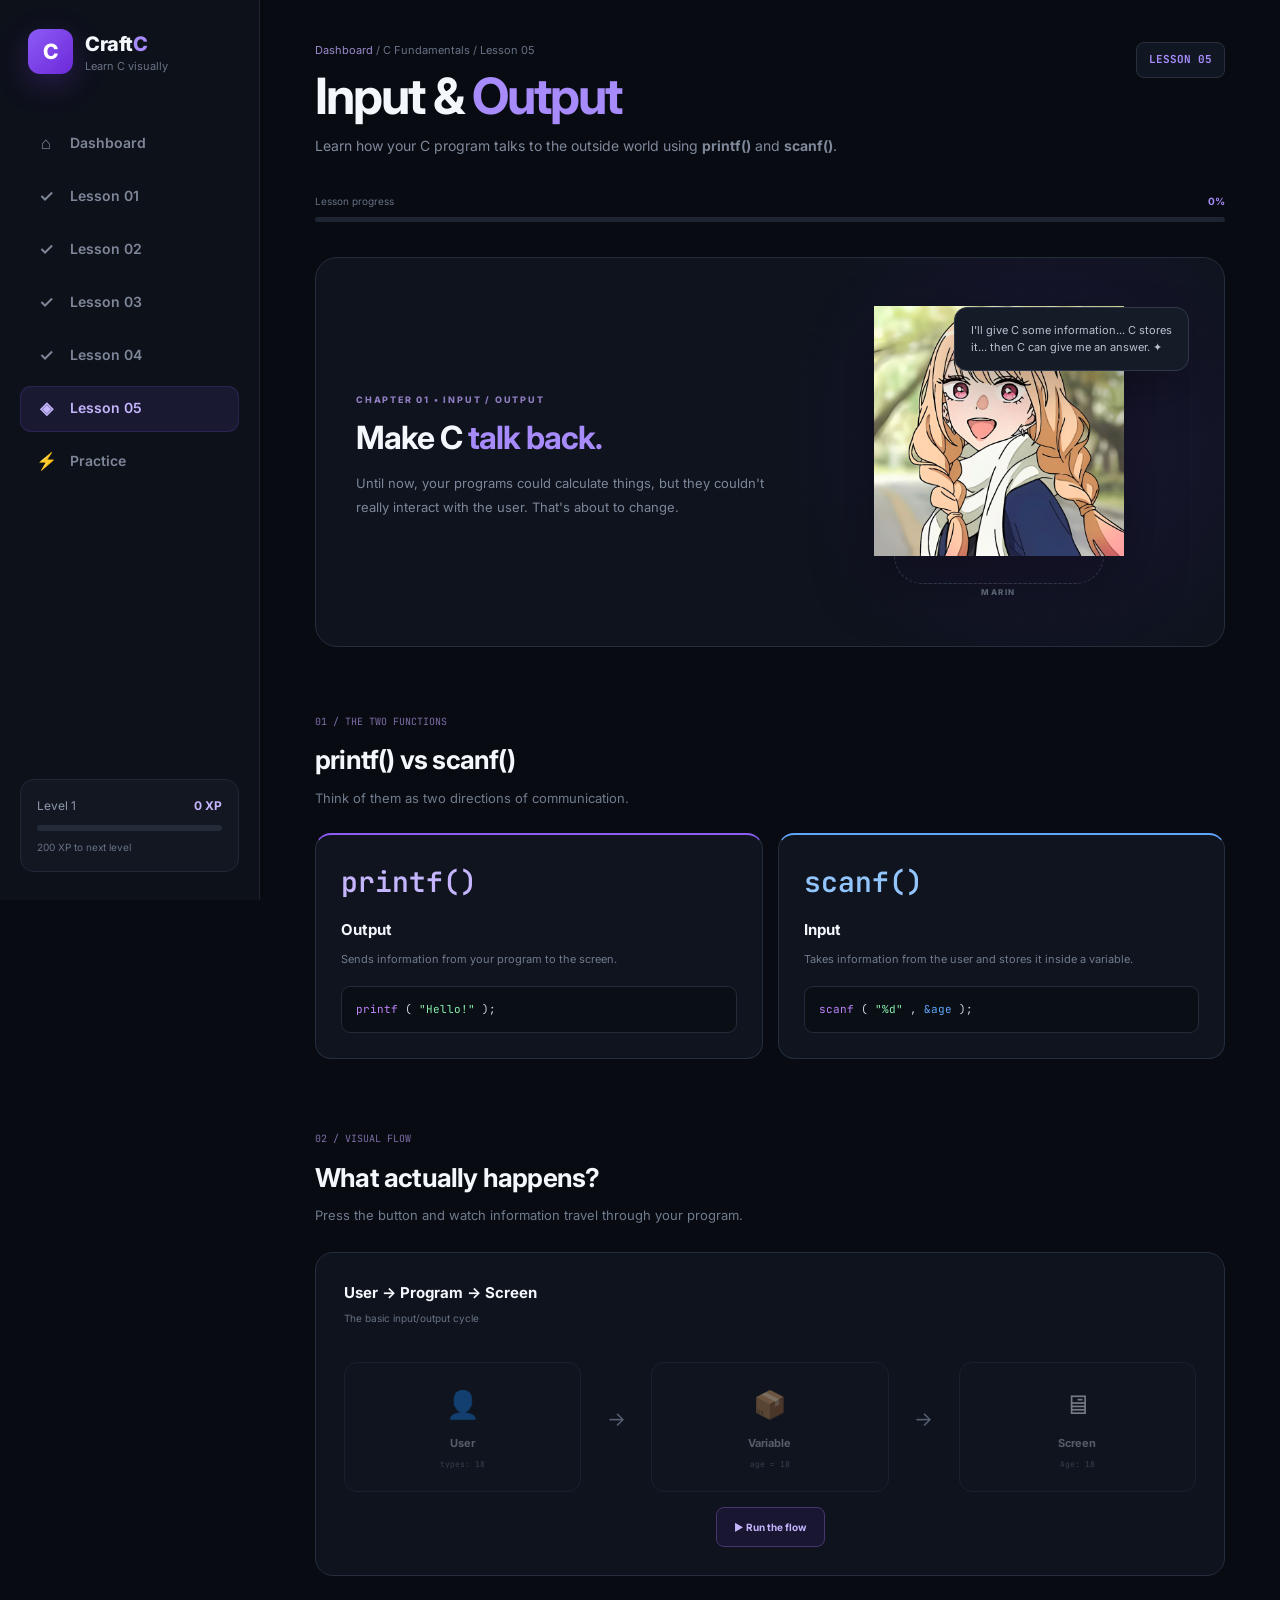
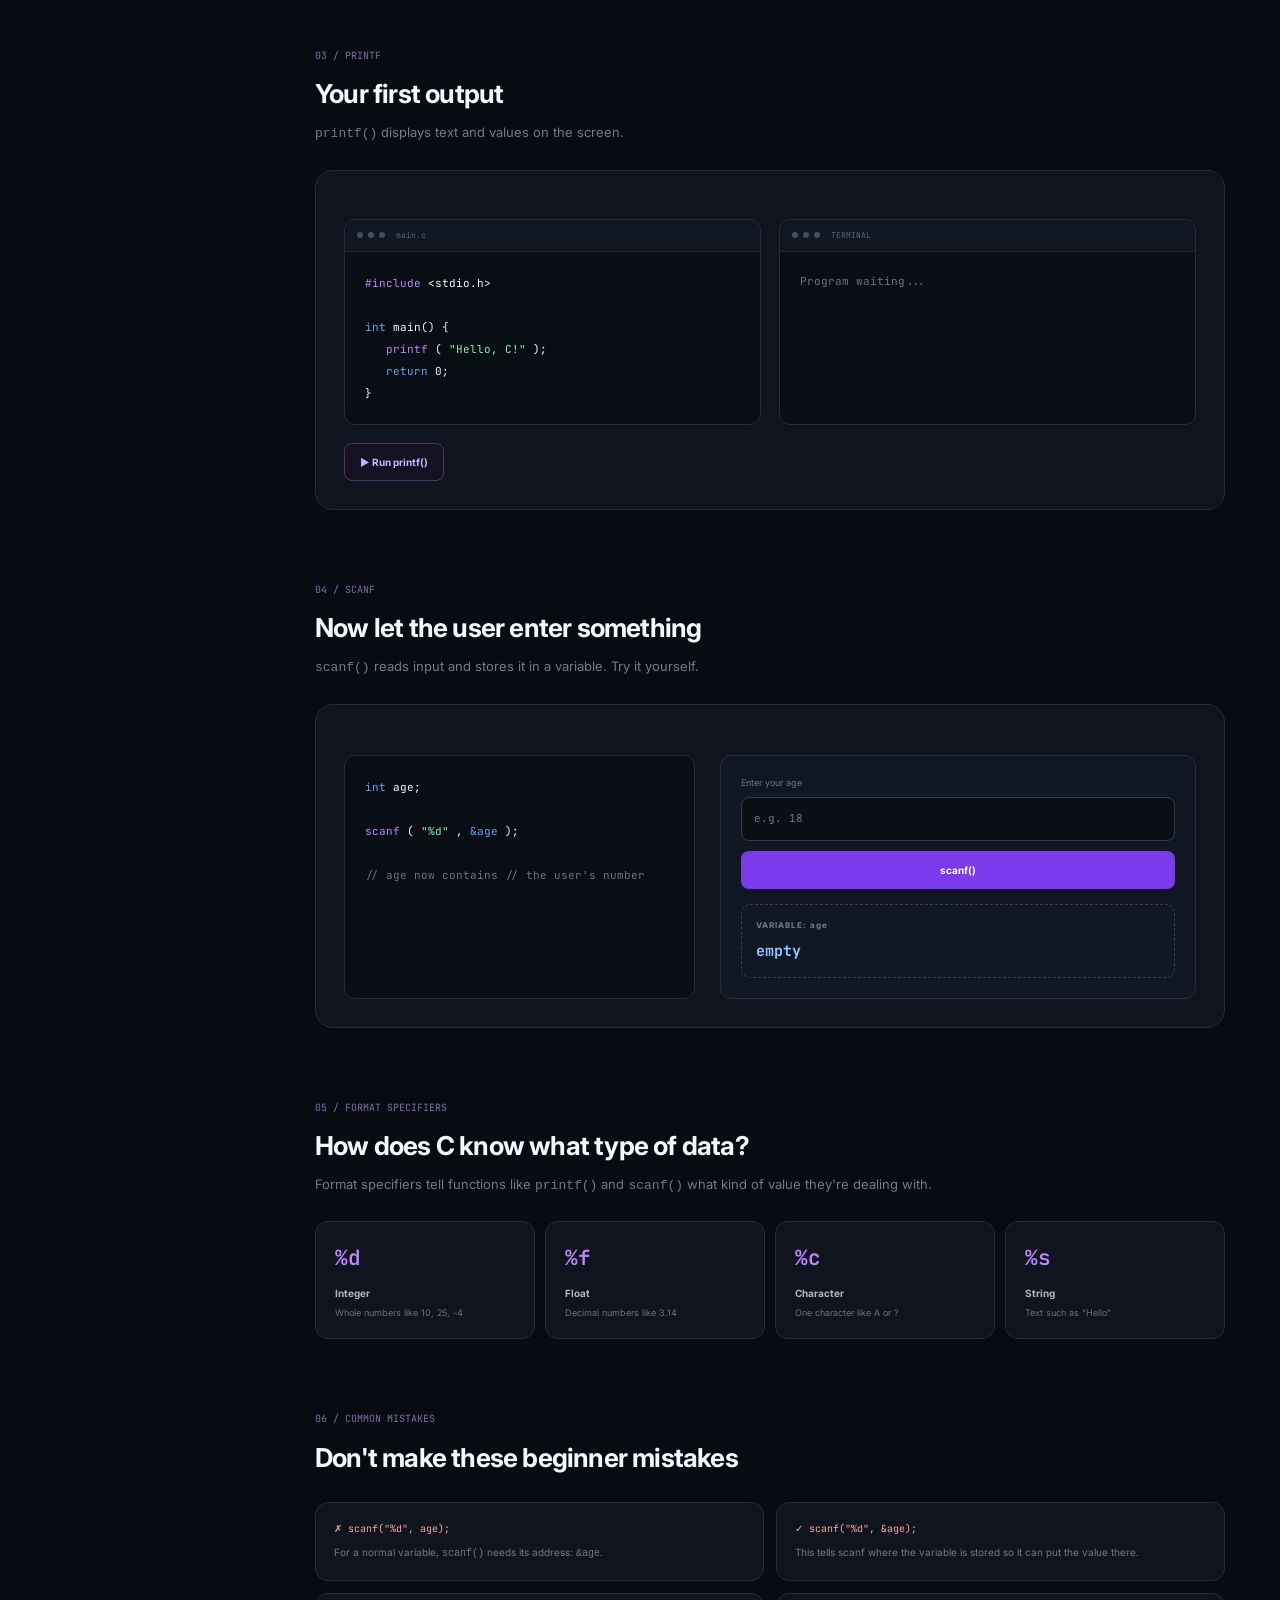
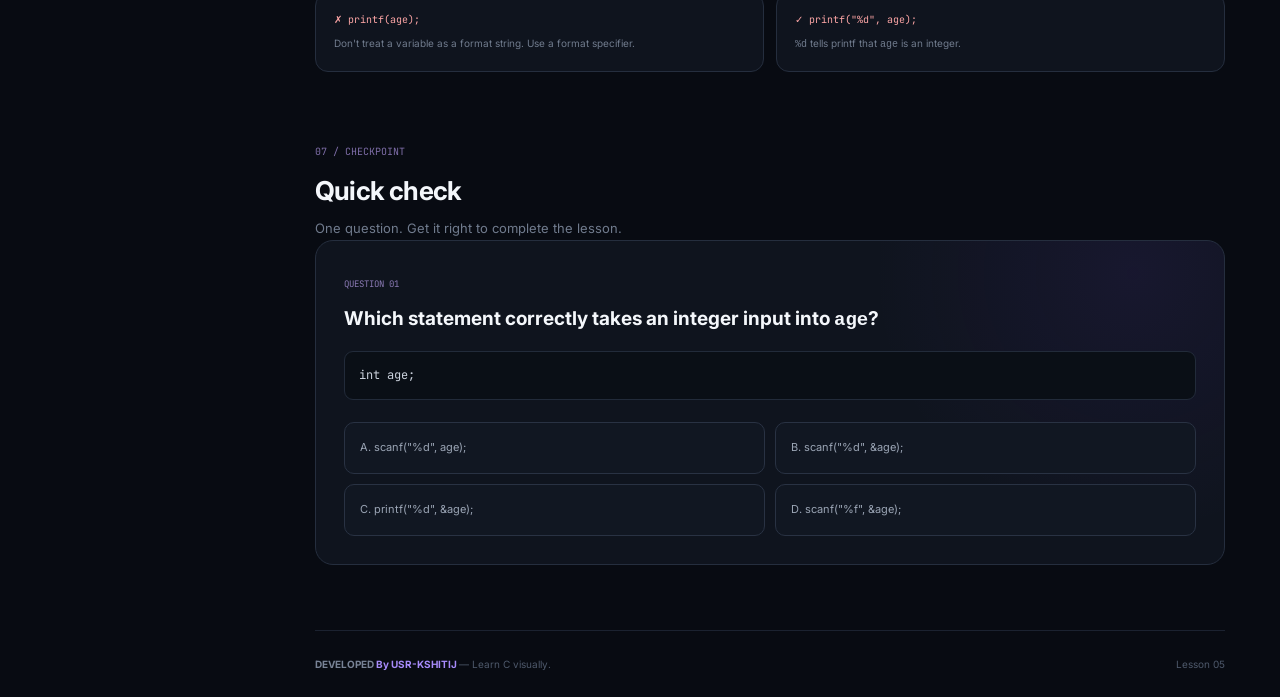
<file: lesson5.html>
<!DOCTYPE html>
<html lang="en">

<head>

    <meta charset="UTF-8">

    <meta
        name="viewport"
        content="width=device-width, initial-scale=1.0"
    >

    <title>Lesson 5 — Input & Output | CraftC</title>

    <link
        rel="preconnect"
        href="https://fonts.googleapis.com"
    >

    <link
        rel="preconnect"
        href="https://fonts.googleapis.com"
        crossorigin
    >

    <link
        href="https://fonts.googleapis.com/css2?family=Inter:wght@400;500;600;700;800&family=JetBrains+Mono:wght@400;500;600&display=swap"
        rel="stylesheet"
    >

    <link
        rel="stylesheet"
        href="style.css"
    >


    <style>

        /* =====================================================
           LESSON PAGE
        ===================================================== */

        .lesson-page {
            max-width: 1150px;
            margin: 0 auto;
        }


        /* =====================================================
           HEADER
        ===================================================== */

        .lesson-header {
            display: flex;
            justify-content: space-between;
            align-items: flex-start;
            gap: 30px;
            margin-bottom: 35px;
        }

        .lesson-breadcrumb {
            color: #687286;
            font-size: 11px;
            margin-bottom: 10px;
        }

        .lesson-breadcrumb a {
            color: #9b8acb;
        }

        .lesson-header h1 {
            font-size: clamp(32px, 5vw, 50px);
            line-height: 1.05;
            letter-spacing: -2px;
        }

        .lesson-header h1 span {
            color: #a78bfa;
        }

        .lesson-subtitle {
            max-width: 700px;
            margin-top: 12px;
            color: #7f899b;
            font-size: 14px;
            line-height: 1.7;
        }

        .lesson-number-badge {
            flex-shrink: 0;
            padding: 8px 12px;
            border: 1px solid #292f3e;
            border-radius: 8px;
            background: #111722;
            color: #a78bfa;
            font-family: "JetBrains Mono", monospace;
            font-size: 11px;
            font-weight: 700;
        }


        /* =====================================================
           PROGRESS
        ===================================================== */

        .lesson-progress {
            margin-bottom: 35px;
        }

        .lesson-progress-top {
            display: flex;
            justify-content: space-between;
            margin-bottom: 8px;
            color: #667184;
            font-size: 10px;
        }

        .lesson-progress-top strong {
            color: #a78bfa;
        }

        .lesson-progress-track {
            height: 5px;
            overflow: hidden;
            border-radius: 999px;
            background: #1d2532;
        }

        .lesson-progress-fill {
            width: 0%;
            height: 100%;
            border-radius: inherit;
            background: linear-gradient(
                90deg,
                #7c3aed,
                #a78bfa
            );
            transition: width .5s ease;
        }


        /* =====================================================
           HERO
        ===================================================== */

        .lesson-hero {
            position: relative;
            min-height: 390px;
            display: grid;
            grid-template-columns: 1fr .9fr;
            align-items: center;
            gap: 45px;
            padding: 40px;
            overflow: hidden;
            border: 1px solid #242d3c;
            border-radius: 22px;
            background:
                radial-gradient(
                    circle at 80% 45%,
                    rgba(124,58,237,.13),
                    transparent 35%
                ),
                #0e131d;
            margin-bottom: 60px;
        }

        .hero-grid {
            position: absolute;
            inset: 0;
            pointer-events: none;
            opacity: .35;
            background-image:
                linear-gradient(
                    rgba(255,255,255,.025) 1px,
                    transparent 1px
                ),
                linear-gradient(
                    90deg,
                    rgba(255,255,255,.025) 1px,
                    transparent 1px
                );
            background-size: 35px 35px;
        }

        .hero-content {
            position: relative;
            z-index: 2;
        }

        .hero-label {
            color: #8f7bbf;
            font-size: 9px;
            font-weight: 800;
            letter-spacing: 1.8px;
        }

        .hero-content h2 {
            margin-top: 10px;
            font-size: 32px;
            line-height: 1.15;
            letter-spacing: -1px;
        }

        .hero-content h2 span {
            color: #a78bfa;
        }

        .hero-content p {
            margin-top: 15px;
            color: #7c8799;
            font-size: 13px;
            line-height: 1.8;
        }


        /* =====================================================
           ANIME GUIDE
        ===================================================== */

        .anime-stage {
            position: relative;
            min-height: 290px;
            display: flex;
            justify-content: center;
            align-items: center;
            z-index: 2;
        }

        .anime-character {
            width: 210px;
            height: 265px;
            display: flex;
            flex-direction: column;
            justify-content: center;
            align-items: center;
            border: 1px dashed #394354;
            border-radius: 105px 105px 28px 28px;
            background:
                linear-gradient(
                    180deg,
                    rgba(139,92,246,.12),
                    rgba(139,92,246,.02)
                );
            animation:
                floatCharacter
                3.5s
                ease-in-out
                infinite;
        }

        @keyframes floatCharacter {

            0%, 100% {
                transform: translateY(0);
            }

            50% {
                transform: translateY(-8px);
            }

        }

        .anime-face {
            color: #c4b5fd;
            font-size: 70px;
            line-height: 1;
        }

        .anime-label {
            margin-top: 20px;
            color: #667184;
            font-size: 8px;
            font-weight: 800;
            letter-spacing: 1.5px;
        }

        /*
            Replace this placeholder with your own anime image:

            <img
                src="images/guide-input.png"
                class="anime-image"
                alt="Anime guide"
            >
        */

        .anime-image {
            max-width: 250px;
            max-height: 320px;
            object-fit: contain;
            filter:
                drop-shadow(
                    0 25px 30px
                    rgba(0,0,0,.35)
                );
            animation:
                floatCharacter
                3.5s
                ease-in-out
                infinite;
        }

        .speech {
            position: absolute;
            top: 0;
            right: -5px;
            max-width: 235px;
            padding: 14px 16px;
            border: 1px solid #30394a;
            border-radius: 13px;
            background: #151b27;
            color: #bac2cf;
            font-size: 11px;
            line-height: 1.55;
            box-shadow:
                0 20px 45px
                rgba(0,0,0,.25);
        }


        /* =====================================================
           SECTIONS
        ===================================================== */

        .lesson-section {
            margin-bottom: 65px;
        }

        .section-number {
            color: #7f6ea9;
            font-family: "JetBrains Mono", monospace;
            font-size: 10px;
        }

        .section-title {
            margin-top: 7px;
            font-size: 26px;
            letter-spacing: -.8px;
        }

        .section-description {
            max-width: 700px;
            margin-top: 6px;
            color: #707b8d;
            font-size: 13px;
            line-height: 1.7;
        }


        /* =====================================================
           TWO CONCEPT CARDS
        ===================================================== */

        .io-grid {
            display: grid;
            grid-template-columns: 1fr 1fr;
            gap: 15px;
            margin-top: 24px;
        }

        .io-card {
            padding: 25px;
            border: 1px solid #252e3e;
            border-radius: 16px;
            background: #0f141e;
        }

        .io-card.output {
            border-top: 2px solid #8b5cf6;
        }

        .io-card.input {
            border-top: 2px solid #60a5fa;
        }

        .io-symbol {
            font-family: "JetBrains Mono", monospace;
            font-size: 28px;
            font-weight: 600;
        }

        .io-card.output .io-symbol {
            color: #c4b5fd;
        }

        .io-card.input .io-symbol {
            color: #93c5fd;
        }

        .io-card h3 {
            margin-top: 13px;
            font-size: 15px;
        }

        .io-card p {
            margin-top: 8px;
            color: #707b8d;
            font-size: 11px;
            line-height: 1.7;
        }

        .io-code {
            margin-top: 17px;
            padding: 14px;
            border: 1px solid #222b3a;
            border-radius: 9px;
            background: #0a0f16;
            font-family: "JetBrains Mono", monospace;
            font-size: 11px;
            color: #cbd2dd;
        }

        .purple {
            color: #c084fc;
        }

        .blue {
            color: #60a5fa;
        }

        .green {
            color: #86efac;
        }

        .yellow {
            color: #fbbf24;
        }

        .gray {
            color: #697487;
        }


        /* =====================================================
           FLOW VISUALIZER
        ===================================================== */

        .flow-card {
            margin-top: 25px;
            padding: 28px;
            border: 1px solid #252e3e;
            border-radius: 18px;
            background: #0e131d;
        }

        .flow-title {
            font-size: 15px;
            font-weight: 700;
        }

        .flow-subtitle {
            margin-top: 5px;
            color: #687386;
            font-size: 10px;
        }

        .flow {
            display: grid;
            grid-template-columns:
                1fr 50px 1fr 50px 1fr;
            align-items: center;
            gap: 10px;
            margin-top: 28px;
        }

        .flow-node {
            min-height: 130px;
            display: flex;
            flex-direction: column;
            justify-content: center;
            align-items: center;
            padding: 18px;
            border: 1px solid #293243;
            border-radius: 13px;
            background: #111722;
            text-align: center;
            opacity: .45;
            transform: translateY(8px);
            transition:
                opacity .4s ease,
                transform .4s ease,
                border-color .4s ease,
                background .4s ease;
        }

        .flow-node.active {
            opacity: 1;
            transform: translateY(0);
            border-color: #7157a9;
            background: rgba(124,58,237,.07);
        }

        .flow-icon {
            font-size: 27px;
        }

        .flow-node strong {
            margin-top: 9px;
            color: #aeb7c5;
            font-size: 11px;
        }

        .flow-node span {
            margin-top: 5px;
            color: #687386;
            font-family: "JetBrains Mono", monospace;
            font-size: 8px;
        }

        .flow-arrow {
            color: #555f70;
            font-size: 20px;
            text-align: center;
        }

        .flow-controls {
            display: flex;
            justify-content: center;
            margin-top: 23px;
        }

        .flow-button {
            padding: 11px 17px;
            border: 1px solid #49366e;
            border-radius: 8px;
            background: rgba(124,58,237,.09);
            color: #c4b5fd;
            font-size: 10px;
            font-weight: 700;
            cursor: pointer;
        }


        /* =====================================================
           PRINTF VISUALIZER
        ===================================================== */

        .printf-card {
            margin-top: 25px;
            padding: 28px;
            border: 1px solid #252e3e;
            border-radius: 18px;
            background: #0f141e;
        }

        .printf-layout {
            display: grid;
            grid-template-columns: 1fr 1fr;
            gap: 18px;
            margin-top: 20px;
        }

        .code-window,
        .terminal-window {
            overflow: hidden;
            border: 1px solid #242d3c;
            border-radius: 11px;
            background: #090e15;
        }

        .window-bar {
            display: flex;
            align-items: center;
            gap: 5px;
            padding: 9px 12px;
            border-bottom: 1px solid #202838;
            background: #111722;
        }

        .window-dot {
            width: 6px;
            height: 6px;
            border-radius: 50%;
            background: #454e5e;
        }

        .window-title {
            margin-left: 6px;
            color: #5e697b;
            font-family: "JetBrains Mono", monospace;
            font-size: 8px;
        }

        .code-content {
            min-height: 170px;
            padding: 20px;
            font-family: "JetBrains Mono", monospace;
            font-size: 11px;
            line-height: 2;
        }

        .terminal-content {
            min-height: 170px;
            padding: 20px;
            color: #9ca6b6;
            font-family: "JetBrains Mono", monospace;
            font-size: 11px;
            line-height: 1.8;
        }

        .terminal-prompt {
            color: #7c3aed;
        }

        .terminal-output {
            color: #d1d5db;
        }

        .printf-button {
            margin-top: 18px;
            padding: 10px 15px;
            border: 1px solid #49366e;
            border-radius: 8px;
            background: #151121;
            color: #c4b5fd;
            font-size: 10px;
            font-weight: 700;
            cursor: pointer;
        }


        /* =====================================================
           SCANF PLAYGROUND
        ===================================================== */

        .scanf-card {
            margin-top: 25px;
            padding: 28px;
            border: 1px solid #252e3e;
            border-radius: 18px;
            background: #0f141e;
        }

        .scanf-layout {
            display: grid;
            grid-template-columns: .85fr 1.15fr;
            gap: 25px;
            margin-top: 22px;
        }

        .scanf-code {
            padding: 20px;
            border: 1px solid #222b3a;
            border-radius: 11px;
            background: #090e15;
            font-family: "JetBrains Mono", monospace;
            font-size: 11px;
            line-height: 2;
        }

        .scanf-demo {
            padding: 20px;
            border: 1px solid #252e3e;
            border-radius: 11px;
            background: #111722;
        }

        .scanf-demo label {
            display: block;
            margin-bottom: 7px;
            color: #697487;
            font-size: 9px;
        }

        .scanf-input {
            width: 100%;
            padding: 12px;
            border: 1px solid #303a4b;
            border-radius: 8px;
            outline: none;
            background: #0a0f16;
            color: #d1d5db;
            font-family: "JetBrains Mono", monospace;
            font-size: 11px;
        }

        .scanf-input:focus {
            border-color: #6b54a0;
        }

        .scanf-run {
            width: 100%;
            margin-top: 10px;
            padding: 11px;
            border: 0;
            border-radius: 8px;
            background: #7c3aed;
            color: white;
            font-size: 10px;
            font-weight: 700;
            cursor: pointer;
        }

        .scanf-memory {
            margin-top: 15px;
            padding: 14px;
            border: 1px dashed #343e50;
            border-radius: 9px;
        }

        .memory-label {
            color: #697487;
            font-size: 8px;
            letter-spacing: 1px;
        }

        .memory-value {
            margin-top: 7px;
            color: #93c5fd;
            font-family: "JetBrains Mono", monospace;
            font-size: 15px;
        }


        /* =====================================================
           FORMAT SPECIFIERS
        ===================================================== */

        .format-grid {
            display: grid;
            grid-template-columns:
                repeat(4, 1fr);
            gap: 10px;
            margin-top: 24px;
        }

        .format-card {
            padding: 19px;
            border: 1px solid #252e3e;
            border-radius: 13px;
            background: #0f141e;
        }

        .format-symbol {
            color: #c084fc;
            font-family: "JetBrains Mono", monospace;
            font-size: 21px;
            font-weight: 600;
        }

        .format-card strong {
            display: block;
            margin-top: 10px;
            color: #aeb7c5;
            font-size: 10px;
        }

        .format-card p {
            margin-top: 5px;
            color: #687386;
            font-size: 9px;
            line-height: 1.5;
        }


        /* =====================================================
           COMMON MISTAKES
        ===================================================== */

        .mistakes {
            display: grid;
            grid-template-columns: 1fr 1fr;
            gap: 12px;
            margin-top: 24px;
        }

        .mistake {
            padding: 18px;
            border: 1px solid #252e3e;
            border-radius: 13px;
            background: #0f141e;
        }

        .mistake-title {
            color: #fca5a5;
            font-family: "JetBrains Mono", monospace;
            font-size: 10px;
        }

        .mistake p {
            margin-top: 7px;
            color: #707b8d;
            font-size: 10px;
            line-height: 1.6;
        }


        /* =====================================================
           QUIZ
        ===================================================== */

        .quiz-card {
            padding: 28px;
            border: 1px solid #252e3e;
            border-radius: 18px;
            background:
                radial-gradient(
                    circle at 90% 10%,
                    rgba(124,58,237,.08),
                    transparent 30%
                ),
                #0f141e;
        }

        .quiz-number {
            color: #8b7ab5;
            font-family: "JetBrains Mono", monospace;
            font-size: 9px;
        }

        .quiz-question {
            margin-top: 10px;
            font-size: 19px;
            font-weight: 700;
        }

        .quiz-code {
            margin-top: 15px;
            padding: 14px;
            border: 1px solid #222b3a;
            border-radius: 9px;
            background: #0a0f16;
            color: #cbd2dd;
            font-family: "JetBrains Mono", monospace;
            font-size: 12px;
        }

        .quiz-options {
            display: grid;
            grid-template-columns:
                repeat(2, 1fr);
            gap: 10px;
            margin-top: 22px;
        }

        .quiz-option {
            min-height: 52px;
            padding: 0 15px;
            border: 1px solid #293243;
            border-radius: 10px;
            background: #111722;
            color: #9ba5b5;
            text-align: left;
            font-size: 11px;
            cursor: pointer;
            transition:
                background .2s ease,
                border .2s ease;
        }

        .quiz-option:hover {
            border-color: #465167;
            background: #151c29;
        }

        .quiz-option.correct {
            border-color: rgba(74,222,128,.5);
            background: rgba(74,222,128,.08);
            color: #86efac;
        }

        .quiz-option.wrong {
            border-color: rgba(248,113,113,.5);
            background: rgba(248,113,113,.08);
            color: #fca5a5;
        }

        .quiz-feedback {
            display: none;
            align-items: center;
            gap: 14px;
            margin-top: 20px;
            padding: 15px;
            border: 1px solid #252e3e;
            border-radius: 12px;
            background: #111722;
        }

        .quiz-feedback.show {
            display: flex;
        }

        .feedback-character {
            width: 50px;
            height: 50px;
            display: grid;
            place-items: center;
            flex-shrink: 0;
            border-radius: 11px;
            background: #181f2c;
            color: #c4b5fd;
            font-size: 21px;
        }

        .feedback-text strong {
            display: block;
            font-size: 12px;
        }

        .feedback-text span {
            display: block;
            margin-top: 3px;
            color: #6f7a8c;
            font-size: 10px;
        }


        /* =====================================================
           COMPLETION
        ===================================================== */

        .completion {
            display: none;
            padding: 45px 25px;
            margin-top: 30px;
            border: 1px solid rgba(139,92,246,.3);
            border-radius: 18px;
            background:
                radial-gradient(
                    circle,
                    rgba(124,58,237,.13),
                    transparent 60%
                );
            text-align: center;
        }

        .completion.show {
            display: block;
            animation:
                completionIn
                .5s
                ease;
        }

        @keyframes completionIn {

            from {
                opacity: 0;
                transform: translateY(15px);
            }

            to {
                opacity: 1;
                transform: translateY(0);
            }

        }

        .completion-icon {
            font-size: 42px;
        }

        .completion h2 {
            margin-top: 12px;
            font-size: 26px;
        }

        .completion p {
            margin-top: 7px;
            color: #747f91;
            font-size: 12px;
        }

        .xp-reward {
            display: inline-flex;
            margin-top: 18px;
            padding: 7px 12px;
            border: 1px solid rgba(139,92,246,.25);
            border-radius: 999px;
            background: rgba(139,92,246,.08);
            color: #c4b5fd;
            font-size: 11px;
            font-weight: 700;
        }

        .next-button {
            display: inline-flex;
            align-items: center;
            gap: 10px;
            margin-top: 22px;
            padding: 12px 17px;
            border-radius: 9px;
            background: #7c3aed;
            color: white;
            font-size: 11px;
            font-weight: 700;
        }


        /* =====================================================
           RESPONSIVE
        ===================================================== */

        @media (max-width: 950px) {

            .lesson-hero {
                grid-template-columns: 1fr;
            }

            .format-grid {
                grid-template-columns:
                    repeat(2, 1fr);
            }

            .flow {
                grid-template-columns:
                    1fr;
            }

            .flow-arrow {
                transform: rotate(90deg);
            }

        }


        @media (max-width: 700px) {

            .lesson-header {
                flex-direction: column;
            }

            .io-grid,
            .printf-layout,
            .scanf-layout,
            .mistakes {
                grid-template-columns: 1fr;
            }

            .quiz-options {
                grid-template-columns: 1fr;
            }

            .lesson-hero {
                padding: 25px 18px;
            }

        }


        @media (max-width: 480px) {

            .lesson-header h1 {
                font-size: 36px;
            }

            .format-grid {
                grid-template-columns: 1fr;
            }

            .anime-character {
                width: 175px;
                height: 230px;
            }

            .speech {
                max-width: 180px;
            }

        }

    </style>

</head>


<body>


<div class="app">


    <!-- =====================================================
         SIDEBAR
    ====================================================== -->

    <aside class="sidebar">

        <div class="brand">

            <div class="brand-logo">
                C
            </div>

            <div class="brand-text">

                <h1>
                    Craft<span>C</span>
                </h1>

                <p>
                    Learn C visually
                </p>

            </div>

        </div>


        <nav class="navigation">

            <a
                href="index.html"
                class="nav-link"
            >

                <span class="nav-icon">
                    ⌂
                </span>

                <span>
                    Dashboard
                </span>

            </a>


            <a
                href="lesson1.html"
                class="nav-link"
            >

                <span class="nav-icon">
                    ✓
                </span>

                <span>
                    Lesson 01
                </span>

            </a>


            <a
                href="lesson2.html"
                class="nav-link"
            >

                <span class="nav-icon">
                    ✓
                </span>

                <span>
                    Lesson 02
                </span>

            </a>


            <a
                href="lesson3.html"
                class="nav-link"
            >

                <span class="nav-icon">
                    ✓
                </span>

                <span>
                    Lesson 03
                </span>

            </a>


            <a
                href="lesson4.html"
                class="nav-link"
            >

                <span class="nav-icon">
                    ✓
                </span>

                <span>
                    Lesson 04
                </span>

            </a>


            <a
                href="#lesson"
                class="nav-link active"
            >

                <span class="nav-icon">
                    ◈
                </span>

                <span>
                    Lesson 05
                </span>

            </a>


            <a
                href="#quiz"
                class="nav-link"
            >

                <span class="nav-icon">
                    ⚡
                </span>

                <span>
                    Practice
                </span>

            </a>

        </nav>


        <div class="sidebar-bottom">

            <div class="level-card">

                <div class="level-row">

                    <span id="level-name">
                        Level 1
                    </span>

                    <strong id="xp-value">
                        0 XP
                    </strong>

                </div>


                <div class="xp-track">

                    <div
                        class="xp-fill"
                        id="xp-fill"
                    ></div>

                </div>


                <p id="xp-next">
                    200 XP to next level
                </p>

            </div>

        </div>

    </aside>


    <!-- =====================================================
         MAIN
    ====================================================== -->

    <main class="main-content">


        <div
            class="lesson-page"
            id="lesson"
        >


            <!-- =================================================
                 HEADER
            ================================================== -->

            <header class="lesson-header">

                <div>

                    <div class="lesson-breadcrumb">

                        <a href="index.html">
                            Dashboard
                        </a>

                        <span>
                            /
                        </span>

                        C Fundamentals

                        <span>
                            /
                        </span>

                        Lesson 05

                    </div>


                    <h1>

                        Input &
                        <span>Output</span>

                    </h1>


                    <p class="lesson-subtitle">

                        Learn how your C program talks to the
                        outside world using <b>printf()</b> and
                        <b>scanf()</b>.

                    </p>

                </div>


                <div class="lesson-number-badge">

                    LESSON 05

                </div>

            </header>


            <!-- =================================================
                 PROGRESS
            ================================================== -->

            <div class="lesson-progress">

                <div class="lesson-progress-top">

                    <span>
                        Lesson progress
                    </span>

                    <strong id="progress-text">
                        0%
                    </strong>

                </div>


                <div class="lesson-progress-track">

                    <div
                        class="lesson-progress-fill"
                        id="progress-fill"
                    ></div>

                </div>

            </div>


            <!-- =================================================
                 HERO
            ================================================== -->

            <section class="lesson-hero">

                <div class="hero-grid"></div>


                <div class="hero-content">

                    <span class="hero-label">

                        CHAPTER 01 • INPUT / OUTPUT

                    </span>


                    <h2>

                        Make C
                        <span>talk back.</span>

                    </h2>


                    <p>

                        Until now, your programs could calculate
                        things, but they couldn't really interact
                        with the user.

                        That's about to change.

                    </p>

                </div>


                <div class="anime-stage">

                    <!--
                        YOUR ANIME IMAGE:

                        
                    -->

                    <div class="anime-character">

                        <div class="anime-face">
                           <img
                            src="anime-guide.png"
                            class="anime-image"
                            alt="Anime guide"
                        >
                        </div>

                        <div class="anime-label">
                           MARIN
                        </div>

                    </div>


                    <div class="speech">

                        I'll give C some information...

                        C stores it...

                        then C can give me
                        an answer. ✦

                    </div>

                </div>

            </section>


            <!-- =================================================
                 SECTION 1
            ================================================== -->

            <section class="lesson-section">

                <span class="section-number">
                    01 / THE TWO FUNCTIONS
                </span>


                <h2 class="section-title">
                    printf() vs scanf()
                </h2>


                <p class="section-description">

                    Think of them as two directions of
                    communication.

                </p>


                <div class="io-grid">


                    <article class="io-card output">

                        <div class="io-symbol">
                            printf()
                        </div>


                        <h3>
                            Output
                        </h3>


                        <p>

                            Sends information from your
                            program to the screen.

                        </p>


                        <div class="io-code">

                            <span class="purple">
                                printf
                            </span>

                            (<span class="green">
                            "Hello!"
                            </span>);

                        </div>

                    </article>


                    <article class="io-card input">

                        <div class="io-symbol">
                            scanf()
                        </div>


                        <h3>
                            Input
                        </h3>


                        <p>

                            Takes information from the user
                            and stores it inside a variable.

                        </p>


                        <div class="io-code">

                            <span class="purple">
                                scanf
                            </span>

                            (<span class="green">
                            "%d"
                            </span>,

                            <span class="blue">
                            &age
                            </span>);

                        </div>

                    </article>


                </div>

            </section>


            <!-- =================================================
                 SECTION 2 — FLOW
            ================================================== -->

            <section class="lesson-section">

                <span class="section-number">
                    02 / VISUAL FLOW
                </span>


                <h2 class="section-title">
                    What actually happens?
                </h2>


                <p class="section-description">

                    Press the button and watch information
                    travel through your program.

                </p>


                <div class="flow-card">


                    <div class="flow-title">
                        User → Program → Screen
                    </div>


                    <div class="flow-subtitle">
                        The basic input/output cycle
                    </div>


                    <div class="flow">


                        <div
                            class="flow-node"
                            id="flow-user"
                        >

                            <div class="flow-icon">
                                👤
                            </div>

                            <strong>
                                User
                            </strong>

                            <span>
                                types: 18
                            </span>

                        </div>


                        <div class="flow-arrow">
                            →
                        </div>


                        <div
                            class="flow-node"
                            id="flow-memory"
                        >

                            <div class="flow-icon">
                                📦
                            </div>

                            <strong>
                                Variable
                            </strong>

                            <span>
                                age = 18
                            </span>

                        </div>


                        <div class="flow-arrow">
                            →
                        </div>


                        <div
                            class="flow-node"
                            id="flow-screen"
                        >

                            <div class="flow-icon">
                                🖥
                            </div>

                            <strong>
                                Screen
                            </strong>

                            <span>
                                Age: 18
                            </span>

                        </div>


                    </div>


                    <div class="flow-controls">

                        <button
                            class="flow-button"
                            onclick="runFlow()"
                        >

                            ▶ Run the flow

                        </button>

                    </div>

                </div>

            </section>


            <!-- =================================================
                 SECTION 3 — PRINTF
            ================================================== -->

            <section class="lesson-section">

                <span class="section-number">
                    03 / PRINTF
                </span>


                <h2 class="section-title">
                    Your first output
                </h2>


                <p class="section-description">

                    <code>printf()</code> displays text and
                    values on the screen.

                </p>


                <div class="printf-card">


                    <div class="printf-layout">


                        <div class="code-window">

                            <div class="window-bar">

                                <span class="window-dot"></span>
                                <span class="window-dot"></span>
                                <span class="window-dot"></span>

                                <span class="window-title">
                                    main.c
                                </span>

                            </div>


                            <div class="code-content">

                                <span class="purple">
                                    #include
                                </span>

                                &lt;stdio.h&gt;

                                <br><br>

                                <span class="blue">
                                    int
                                </span>

                                main() {

                                <br>

                                &nbsp;&nbsp;

                                <span class="purple">
                                    printf
                                </span>

                                (

                                <span class="green">
                                "Hello, C!"
                                </span>

                                );

                                <br>

                                &nbsp;&nbsp;

                                <span class="blue">
                                    return
                                </span>

                                0;

                                <br>

                                }

                            </div>

                        </div>


                        <div class="terminal-window">

                            <div class="window-bar">

                                <span class="window-dot"></span>
                                <span class="window-dot"></span>
                                <span class="window-dot"></span>

                                <span class="window-title">
                                    TERMINAL
                                </span>

                            </div>


                            <div
                                class="terminal-content"
                                id="terminal-output"
                            >

                                <span class="gray">
                                    Program waiting...
                                </span>

                            </div>

                        </div>


                    </div>


                    <button
                        class="printf-button"
                        onclick="runPrintf()"
                    >

                        ▶ Run printf()

                    </button>

                </div>

            </section>


            <!-- =================================================
                 SECTION 4 — SCANF
            ================================================== -->

            <section class="lesson-section">

                <span class="section-number">
                    04 / SCANF
                </span>


                <h2 class="section-title">
                    Now let the user enter something
                </h2>


                <p class="section-description">

                    <code>scanf()</code> reads input and stores
                    it in a variable.

                    Try it yourself.

                </p>


                <div class="scanf-card">


                    <div class="scanf-layout">


                        <div class="scanf-code">

                            <span class="blue">
                                int
                            </span>

                            age;

                            <br><br>

                            <span class="purple">
                                scanf
                            </span>

                            (

                            <span class="green">
                            "%d"
                            </span>,

                            <span class="blue">
                            &amp;age
                            </span>

                            );

                            <br><br>

                            <span class="gray">
                                // age now contains
                                // the user's number
                            </span>

                        </div>


                        <div class="scanf-demo">

                            <label>
                                Enter your age
                            </label>


                            <input
                                type="number"
                                id="age-input"
                                class="scanf-input"
                                placeholder="e.g. 18"
                            >


                            <button
                                class="scanf-run"
                                onclick="runScanf()"
                            >

                                scanf()

                            </button>


                            <div class="scanf-memory">

                                <div class="memory-label">
                                    VARIABLE: age
                                </div>

                                <div
                                    class="memory-value"
                                    id="age-memory"
                                >
                                    empty

                                </div>

                            </div>

                        </div>

                    </div>

                </div>

            </section>


            <!-- =================================================
                 SECTION 5 — FORMAT SPECIFIERS
            ================================================== -->

            <section class="lesson-section">

                <span class="section-number">
                    05 / FORMAT SPECIFIERS
                </span>


                <h2 class="section-title">
                    How does C know what type of data?
                </h2>


                <p class="section-description">

                    Format specifiers tell functions like
                    <code>printf()</code> and <code>scanf()</code>
                    what kind of value they're dealing with.

                </p>


                <div class="format-grid">


                    <div class="format-card">

                        <div class="format-symbol">
                            %d
                        </div>

                        <strong>
                            Integer
                        </strong>

                        <p>
                            Whole numbers like 10, 25, -4
                        </p>

                    </div>


                    <div class="format-card">

                        <div class="format-symbol">
                            %f
                        </div>

                        <strong>
                            Float
                        </strong>

                        <p>
                            Decimal numbers like 3.14
                        </p>

                    </div>


                    <div class="format-card">

                        <div class="format-symbol">
                            %c
                        </div>

                        <strong>
                            Character
                        </strong>

                        <p>
                            One character like A or ?
                        </p>

                    </div>


                    <div class="format-card">

                        <div class="format-symbol">
                            %s
                        </div>

                        <strong>
                            String
                        </strong>

                        <p>
                            Text such as "Hello"
                        </p>

                    </div>


                </div>

            </section>


            <!-- =================================================
                 SECTION 6 — IMPORTANT &
            ================================================== -->

            <section class="lesson-section">

                <span class="section-number">
                    06 / COMMON MISTAKES
                </span>


                <h2 class="section-title">
                    Don't make these beginner mistakes
                </h2>


                <div class="mistakes">


                    <div class="mistake">

                        <div class="mistake-title">
                            ✗ scanf("%d", age);
                        </div>

                        <p>

                            For a normal variable,
                            <code>scanf()</code> needs its
                            address: <code>&amp;age</code>.

                        </p>

                    </div>


                    <div class="mistake">

                        <div class="mistake-title">
                            ✓ scanf("%d", &amp;age);
                        </div>

                        <p>

                            This tells scanf where the variable
                            is stored so it can put the value there.

                        </p>

                    </div>


                    <div class="mistake">

                        <div class="mistake-title">
                            ✗ printf(age);
                        </div>

                        <p>

                            Don't treat a variable as a format
                            string. Use a format specifier.

                        </p>

                    </div>


                    <div class="mistake">

                        <div class="mistake-title">
                            ✓ printf("%d", age);
                        </div>

                        <p>

                            <code>%d</code> tells printf that
                            <code>age</code> is an integer.

                        </p>

                    </div>


                </div>

            </section>


            <!-- =================================================
                 SECTION 7 — QUIZ
            ================================================== -->

            <section
                class="lesson-section"
                id="quiz"
            >

                <span class="section-number">
                    07 / CHECKPOINT
                </span>


                <h2 class="section-title">
                    Quick check
                </h2>


                <p class="section-description">

                    One question. Get it right to complete
                    the lesson.

                </p>


                <div class="quiz-card">


                    <span class="quiz-number">
                        QUESTION 01
                    </span>


                    <div class="quiz-question">

                        Which statement correctly takes
                        an integer input into <code>age</code>?

                    </div>


                    <div class="quiz-code">

                        int age;

                    </div>


                    <div class="quiz-options">


                        <button
                            class="quiz-option"
                            onclick="answerQuiz(this, false)"
                        >

                            A. scanf("%d", age);

                        </button>


                        <button
                            class="quiz-option"
                            onclick="answerQuiz(this, true)"
                        >

                            B. scanf("%d", &amp;age);

                        </button>


                        <button
                            class="quiz-option"
                            onclick="answerQuiz(this, false)"
                        >

                            C. printf("%d", &amp;age);

                        </button>


                        <button
                            class="quiz-option"
                            onclick="answerQuiz(this, false)"
                        >

                            D. scanf("%f", &amp;age);

                        </button>


                    </div>


                    <div
                        class="quiz-feedback"
                        id="quiz-feedback"
                    >

                        <div
                            class="feedback-character"
                            id="feedback-character"
                        >
                            ✦
                        </div>


                        <div class="feedback-text">

                            <strong
                                id="feedback-title"
                            >
                                Correct!
                            </strong>

                            <span
                                id="feedback-message"
                            >
                                scanf() needs the address of
                                the variable.
                            </span>

                        </div>

                    </div>

                </div>


                <!-- =================================================
                     COMPLETION
                ================================================== -->

                <div
                    class="completion"
                    id="completion"
                >

                    <div class="completion-icon">
                        <img
                            src="anime-explain.png"
                            class="anime-image"
                            alt="Anime guide"
                        >
                    </div>


                    <h2>
                        Lesson 5 Complete!
                    </h2>


                    <p>

                        You now understand printf(),
                        scanf(), input/output flow and
                        format specifiers.

                    </p>


                    <div class="xp-reward">
                        +50 XP
                    </div>


                    <br>


                    <a
                        href="lesson6.html"
                        class="next-button"
                    >

                        Continue to Lesson 6
                        →

                    </a>

                </div>

            </section>


        </div>


        <!-- =====================================================
             FOOTER
        ====================================================== -->

        <footer class="footer">

            <div>

                <strong>
                    DEVELOPED<span>  By USR-KSHITIJ</span>
                </strong>


                <span>
                    — Learn C visually.
                </span>

            </div>


            <div>
                Lesson 05
            </div>

        </footer>


    </main>

</div>


<script>


    /* =====================================================
       LESSON SETTINGS
    ===================================================== */

    const LESSON_ID =
        "lesson5";

    const LESSON_XP =
        50;


    /* =====================================================
       XP SYSTEM
    ===================================================== */

    let xp =
        Number(
            localStorage.getItem(
                "craftc_xp"
            )
        ) || 0;


    let completedLessons =
        JSON.parse(
            localStorage.getItem(
                "craftc_completed"
            )
        ) || [];


    function updateXP() {

        const level =
            Math.floor(
                xp / 200
            ) + 1;


        const currentXP =
            xp % 200;


        const percentage =
            Math.min(
                (currentXP / 200) * 100,
                100
            );


        document.getElementById(
            "level-name"
        ).textContent =
            "Level " + level;


        document.getElementById(
            "xp-value"
        ).textContent =
            xp + " XP";


        document.getElementById(
            "xp-fill"
        ).style.width =
            percentage + "%";


        document.getElementById(
            "xp-next"
        ).textContent =
            (200 - currentXP) +
            " XP to next level";

    }


    /* =====================================================
       PROGRESS
    ===================================================== */

    let lessonProgress = 0;


    function updateProgress(value) {

        lessonProgress =
            Math.max(
                lessonProgress,
                value
            );


        document.getElementById(
            "progress-fill"
        ).style.width =
            lessonProgress + "%";


        document.getElementById(
            "progress-text"
        ).textContent =
            lessonProgress + "%";

    }


    /* =====================================================
       FLOW ANIMATION
    ===================================================== */

    function runFlow() {

        const user =
            document.getElementById(
                "flow-user"
            );

        const memory =
            document.getElementById(
                "flow-memory"
            );

        const screen =
            document.getElementById(
                "flow-screen"
            );


        user.classList.remove(
            "active"
        );

        memory.classList.remove(
            "active"
        );

        screen.classList.remove(
            "active"
        );


        setTimeout(
            () => {

                user.classList.add(
                    "active"
                );

            },
            100
        );


        setTimeout(
            () => {

                memory.classList.add(
                    "active"
                );

            },
            900
        );


        setTimeout(
            () => {

                screen.classList.add(
                    "active"
                );

                updateProgress(25);

            },
            1700
        );

    }


    /* =====================================================
       PRINTF DEMO
    ===================================================== */

    function runPrintf() {

        const terminal =
            document.getElementById(
                "terminal-output"
            );


        terminal.innerHTML =
            `
                <span class="terminal-prompt">
                    $
                </span>
                ./main

                <br>

                <span class="terminal-output">
                    Hello, C!
                </span>

                <br><br>

                <span class="gray">
                    Program finished.
                </span>
            `;


        updateProgress(40);

    }


    /* =====================================================
       SCANF DEMO
    ===================================================== */

    function runScanf() {

        const input =
            document.getElementById(
                "age-input"
            );


        const memory =
            document.getElementById(
                "age-memory"
            );


        const value =
            input.value.trim();


        if (value === "") {

            memory.textContent =
                "waiting for input...";

            return;

        }


        memory.textContent =
            value;


        memory.style.animation =
            "none";


        void memory.offsetWidth;


        memory.style.animation =
            "memoryPop .4s ease";


        updateProgress(60);

    }


    /* =====================================================
       MEMORY ANIMATION
    ===================================================== */

    const memoryStyle =
        document.createElement(
            "style"
        );


    memoryStyle.textContent = `

        @keyframes memoryPop {

            0% {
                transform: scale(.9);
                opacity: .4;
            }

            70% {
                transform: scale(1.08);
            }

            100% {
                transform: scale(1);
                opacity: 1;
            }

        }

    `;


    document.head.appendChild(
        memoryStyle
    );


    /* =====================================================
       QUIZ
    ===================================================== */

    let quizAnswered =
        false;


    function answerQuiz(
        button,
        correct
    ) {

        if (quizAnswered) {
            return;
        }


        const feedback =
            document.getElementById(
                "quiz-feedback"
            );


        if (correct) {

            quizAnswered =
                true;


            button.classList.add(
                "correct"
            );


            document
                .querySelectorAll(
                    ".quiz-option"
                )
                .forEach(
                    option =>
                        option.disabled =
                            true
                );


            document.getElementById(
                "feedback-character"
            ).textContent =
                "✦";


            document.getElementById(
                "feedback-title"
            ).textContent =
                "Correct! 🔥";


            document.getElementById(
                "feedback-message"
            ).textContent =
                "Exactly. scanf() needs &age so it knows where to store the input.";


            feedback.classList.add(
                "show"
            );


            updateProgress(100);


            completeLesson();

        } else {

            button.classList.add(
                "wrong"
            );


            document.getElementById(
                "feedback-character"
            ).textContent =
                "↻";


            document.getElementById(
                "feedback-title"
            ).textContent =
                "Not quite.";


            document.getElementById(
                "feedback-message"
            ).textContent =
                "Remember: scanf() needs the address of the variable.";


            feedback.classList.add(
                "show"
            );


            setTimeout(
                () => {

                    button.classList.remove(
                        "wrong"
                    );

                },
                900
            );

        }

    }


    /* =====================================================
       COMPLETE LESSON
    ===================================================== */

    function completeLesson() {

        if (
            !completedLessons.includes(
                LESSON_ID
            )
        ) {

            completedLessons.push(
                LESSON_ID
            );


            xp += LESSON_XP;


            localStorage.setItem(
                "craftc_xp",
                xp
            );


            localStorage.setItem(
                "craftc_completed",
                JSON.stringify(
                    completedLessons
                )
            );

        }


        updateXP();


        document.getElementById(
            "completion"
        ).classList.add(
            "show"
        );


        setTimeout(
            () => {

                document
                    .getElementById(
                        "completion"
                    )
                    .scrollIntoView({
                        behavior:
                            "smooth",
                        block:
                            "center"
                    });

            },
            100
        );

    }


    /* =====================================================
       INITIALIZE
    ===================================================== */

    updateXP();


    if (
        completedLessons.includes(
            LESSON_ID
        )
    ) {

        updateProgress(100);


        document.getElementById(
            "completion"
        ).classList.add(
            "show"
        );

    }

</script>


</body>

</html>
</file>
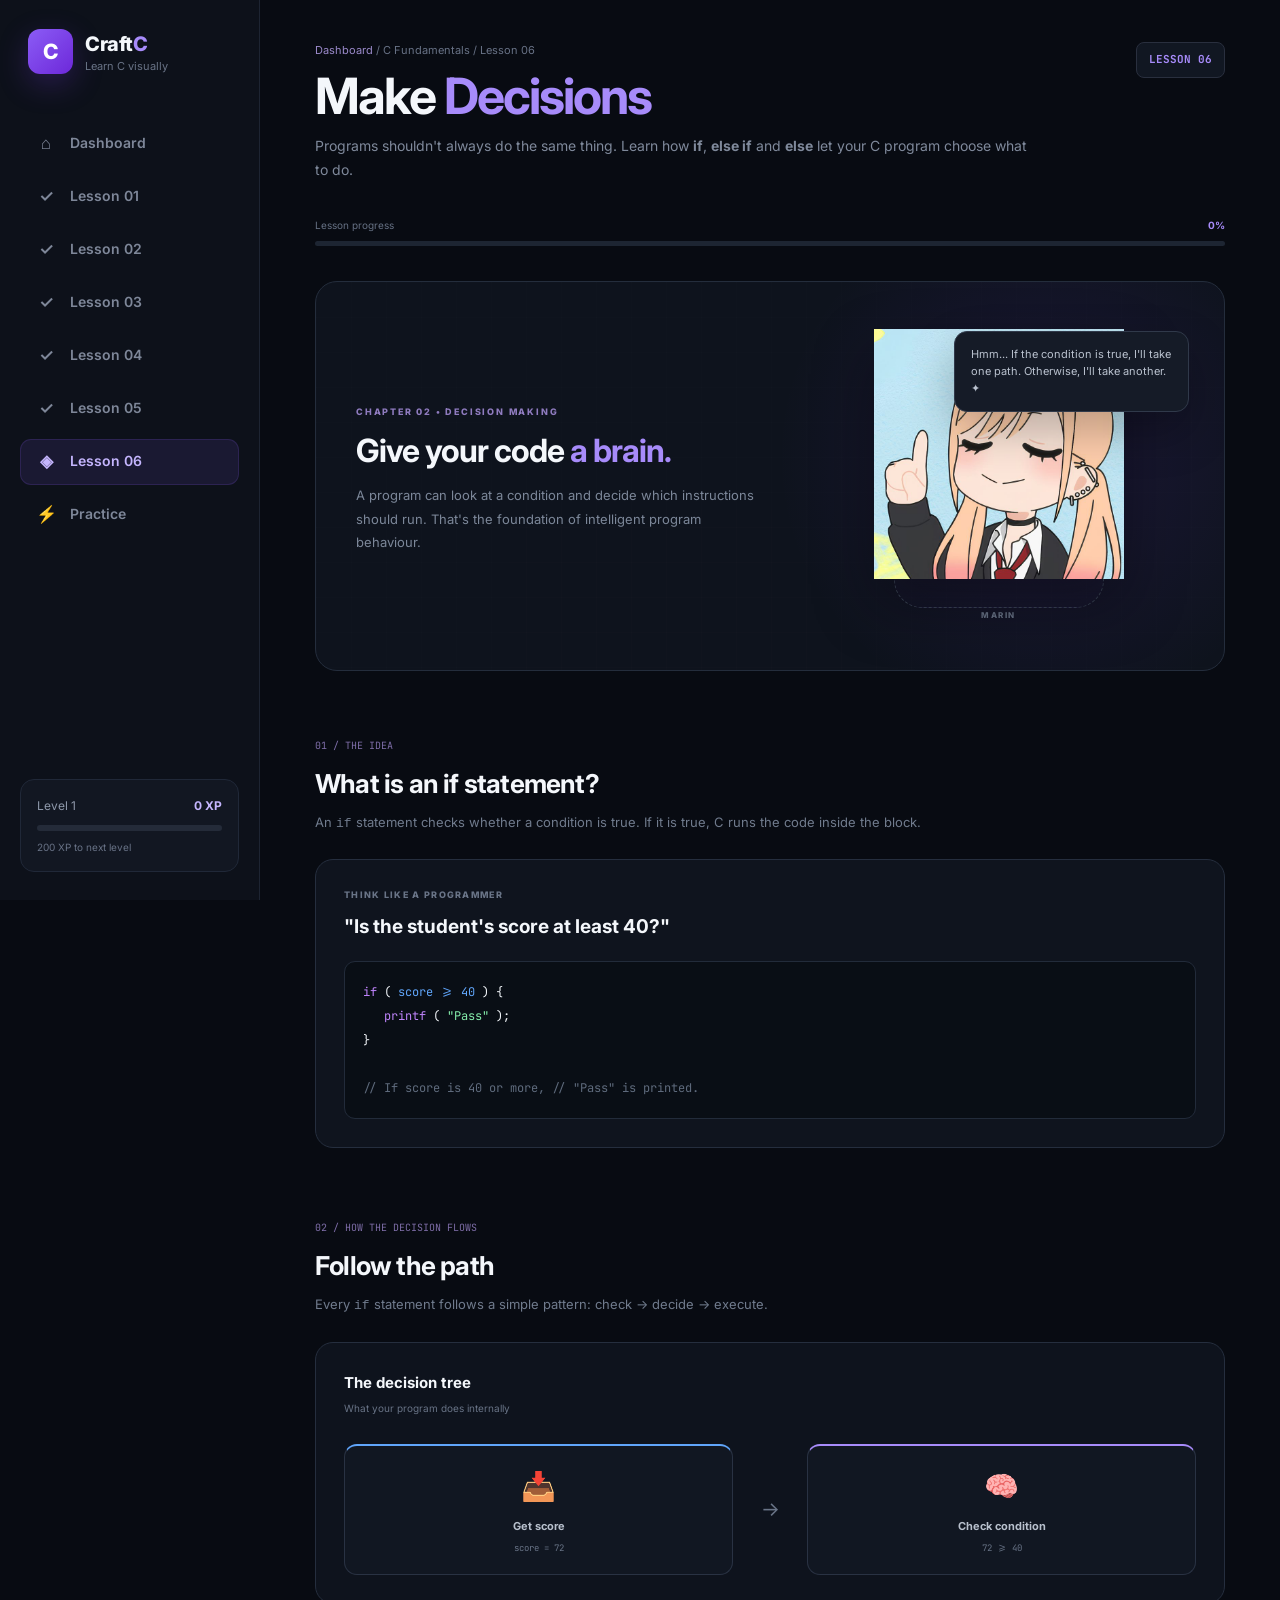
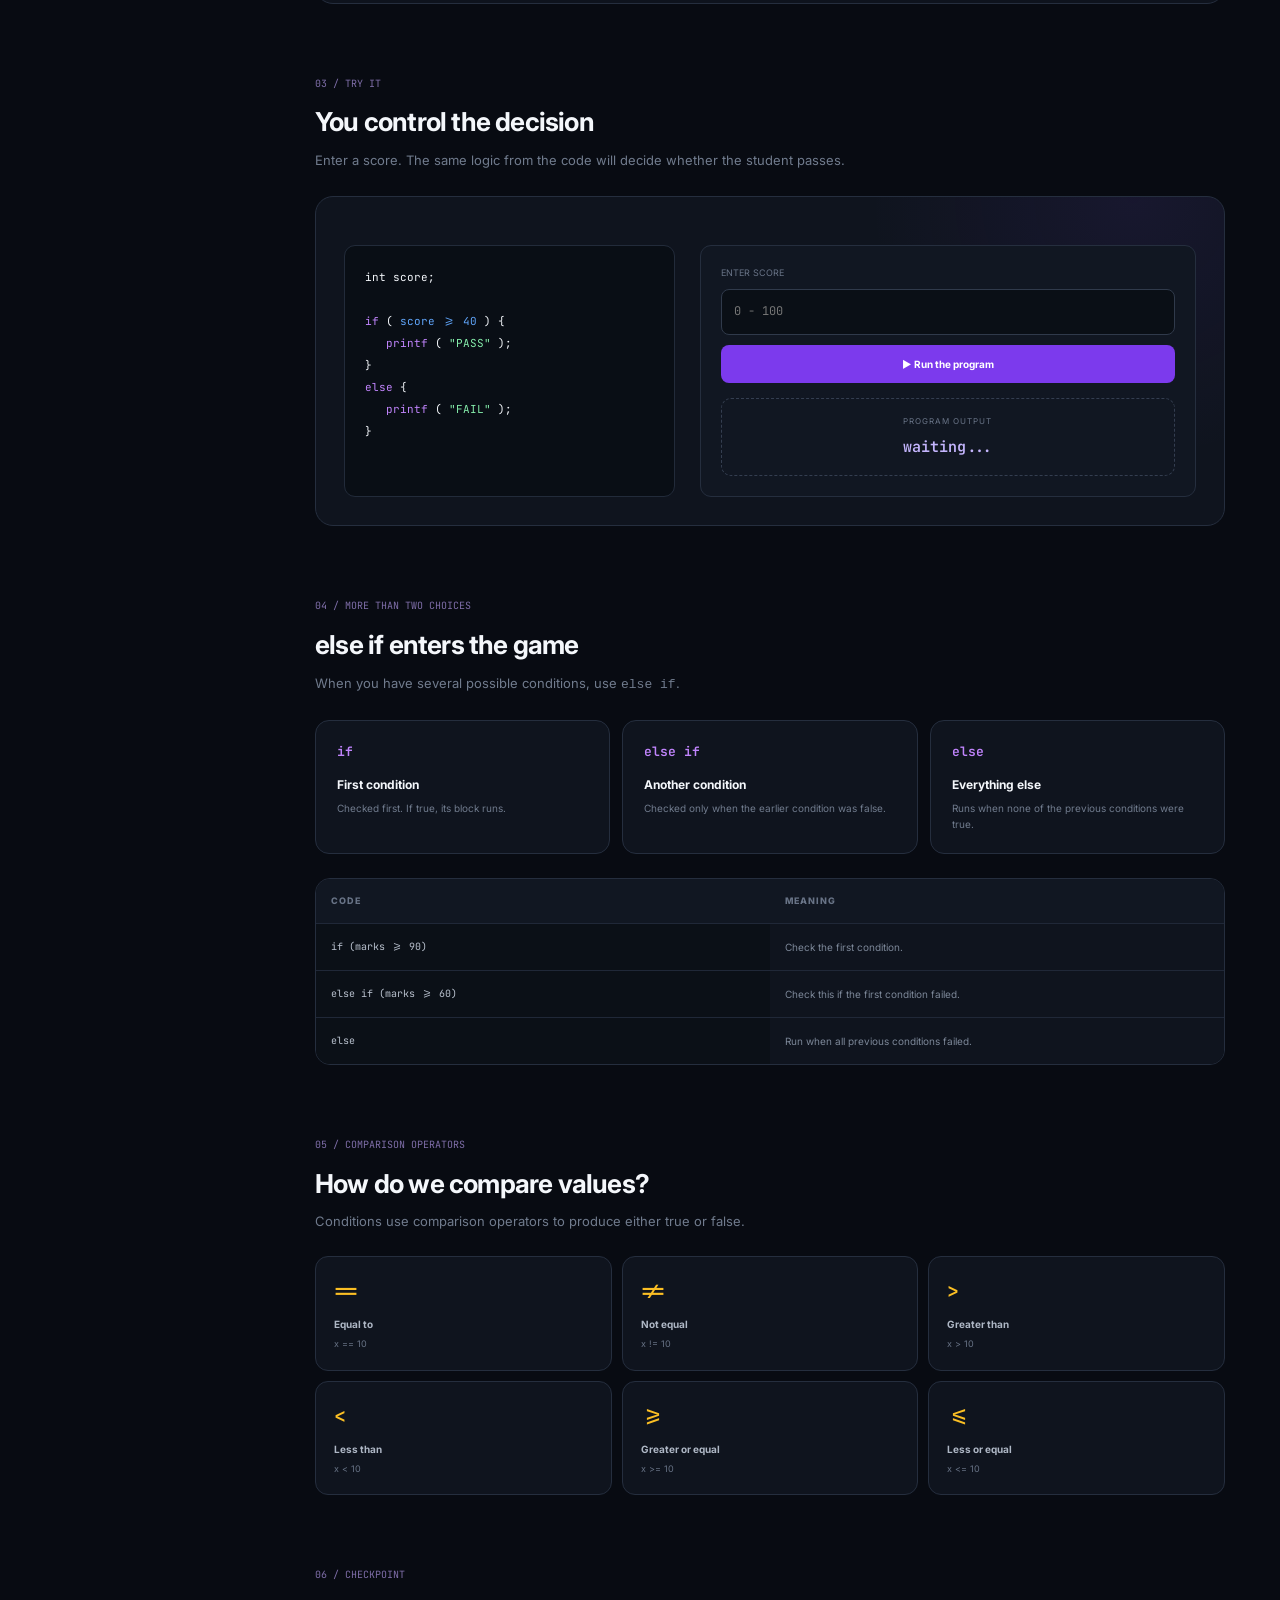
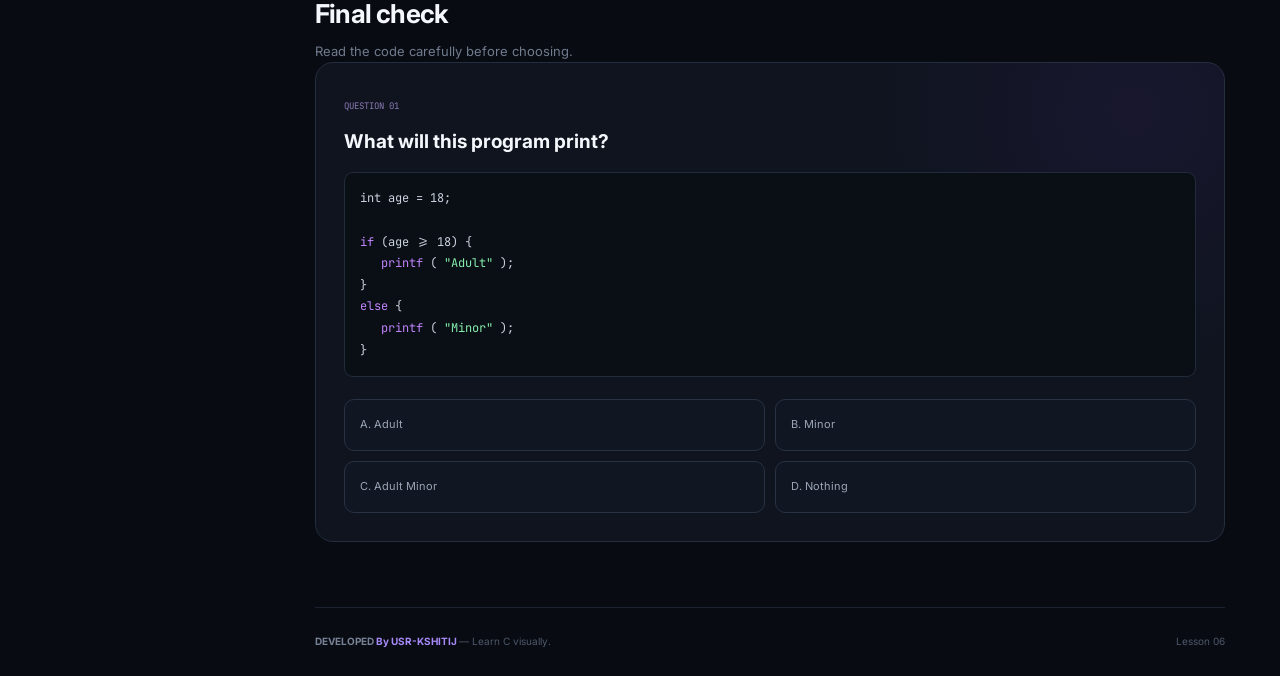
<file: lesson6.html>
<!DOCTYPE html>
<html lang="en">

<head>

    <meta charset="UTF-8">

    <meta
        name="viewport"
        content="width=device-width, initial-scale=1.0"
    >

    <title>Lesson 6 — Decisions | CraftC</title>

    <link
        rel="preconnect"
        href="https://fonts.googleapis.com"
    >

    <link
        rel="preconnect"
        href="https://fonts.googleapis.com"
        crossorigin
    >

    <link
        href="https://fonts.googleapis.com/css2?family=Inter:wght@400;500;600;700;800&family=JetBrains+Mono:wght@400;500;600&display=swap"
        rel="stylesheet"
    >

    <link
        rel="stylesheet"
        href="style.css"
    >


    <style>

        /* =====================================================
           LESSON 6
        ===================================================== */

        .lesson-page {
            max-width: 1150px;
            margin: 0 auto;
        }


        /* =====================================================
           HEADER
        ===================================================== */

        .lesson-header {
            display: flex;
            justify-content: space-between;
            align-items: flex-start;
            gap: 30px;
            margin-bottom: 35px;
        }

        .lesson-breadcrumb {
            color: #687286;
            font-size: 11px;
            margin-bottom: 10px;
        }

        .lesson-breadcrumb a {
            color: #9b8acb;
        }

        .lesson-header h1 {
            font-size: clamp(32px, 5vw, 50px);
            line-height: 1.05;
            letter-spacing: -2px;
        }

        .lesson-header h1 span {
            color: #a78bfa;
        }

        .lesson-subtitle {
            max-width: 720px;
            margin-top: 12px;
            color: #7f899b;
            font-size: 14px;
            line-height: 1.7;
        }

        .lesson-number-badge {
            flex-shrink: 0;
            padding: 8px 12px;
            border: 1px solid #292f3e;
            border-radius: 8px;
            background: #111722;
            color: #a78bfa;
            font-family: "JetBrains Mono", monospace;
            font-size: 11px;
            font-weight: 700;
        }


        /* =====================================================
           PROGRESS
        ===================================================== */

        .lesson-progress {
            margin-bottom: 35px;
        }

        .lesson-progress-top {
            display: flex;
            justify-content: space-between;
            margin-bottom: 8px;
            color: #667184;
            font-size: 10px;
        }

        .lesson-progress-top strong {
            color: #a78bfa;
        }

        .lesson-progress-track {
            height: 5px;
            overflow: hidden;
            border-radius: 999px;
            background: #1d2532;
        }

        .lesson-progress-fill {
            width: 0%;
            height: 100%;
            border-radius: inherit;
            background: linear-gradient(
                90deg,
                #7c3aed,
                #a78bfa
            );
            transition: width .5s ease;
        }


        /* =====================================================
           HERO
        ===================================================== */

        .lesson-hero {
            position: relative;
            min-height: 390px;
            display: grid;
            grid-template-columns: 1fr .9fr;
            align-items: center;
            gap: 45px;
            padding: 40px;
            overflow: hidden;
            border: 1px solid #242d3c;
            border-radius: 22px;
            background:
                radial-gradient(
                    circle at 80% 45%,
                    rgba(124,58,237,.13),
                    transparent 35%
                ),
                #0e131d;
            margin-bottom: 60px;
        }

        .hero-grid {
            position: absolute;
            inset: 0;
            pointer-events: none;
            opacity: .35;
            background-image:
                linear-gradient(
                    rgba(255,255,255,.025) 1px,
                    transparent 1px
                ),
                linear-gradient(
                    90deg,
                    rgba(255,255,255,.025) 1px,
                    transparent 1px
                );
            background-size: 35px 35px;
        }

        .hero-content {
            position: relative;
            z-index: 2;
        }

        .hero-label {
            color: #8f7bbf;
            font-size: 9px;
            font-weight: 800;
            letter-spacing: 1.8px;
        }

        .hero-content h2 {
            margin-top: 10px;
            font-size: 32px;
            line-height: 1.15;
            letter-spacing: -1px;
        }

        .hero-content h2 span {
            color: #a78bfa;
        }

        .hero-content p {
            margin-top: 15px;
            color: #7c8799;
            font-size: 13px;
            line-height: 1.8;
        }


        /* =====================================================
           ANIME GUIDE
        ===================================================== */

        .anime-stage {
            position: relative;
            min-height: 290px;
            display: flex;
            justify-content: center;
            align-items: center;
            z-index: 2;
        }

        /*
            Replace this block with your own anime image later.

            <img
                src="images/decision-guide.png"
                class="anime-image"
                alt="Anime guide"
            >
        */

        .anime-character {
            width: 210px;
            height: 265px;
            display: flex;
            flex-direction: column;
            justify-content: center;
            align-items: center;
            border: 1px dashed #394354;
            border-radius: 105px 105px 28px 28px;
            background:
                linear-gradient(
                    180deg,
                    rgba(139,92,246,.12),
                    rgba(139,92,246,.02)
                );
            animation:
                floatCharacter
                3.5s
                ease-in-out
                infinite;
        }

        @keyframes floatCharacter {

            0%, 100% {
                transform: translateY(0);
            }

            50% {
                transform: translateY(-8px);
            }

        }

        .anime-face {
            color: #c4b5fd;
            font-size: 70px;
            line-height: 1;
        }

        .anime-label {
            margin-top: 20px;
            color: #667184;
            font-size: 8px;
            font-weight: 800;
            letter-spacing: 1.5px;
        }

        .anime-image {
            max-width: 250px;
            max-height: 320px;
            object-fit: contain;
            filter:
                drop-shadow(
                    0 25px 30px
                    rgba(0,0,0,.35)
                );
            animation:
                floatCharacter
                3.5s
                ease-in-out
                infinite;
        }

        .speech {
            position: absolute;
            top: 0;
            right: -5px;
            max-width: 235px;
            padding: 14px 16px;
            border: 1px solid #30394a;
            border-radius: 13px;
            background: #151b27;
            color: #bac2cf;
            font-size: 11px;
            line-height: 1.55;
            box-shadow:
                0 20px 45px
                rgba(0,0,0,.25);
        }


        /* =====================================================
           SECTIONS
        ===================================================== */

        .lesson-section {
            margin-bottom: 65px;
        }

        .section-number {
            color: #7f6ea9;
            font-family: "JetBrains Mono", monospace;
            font-size: 10px;
        }

        .section-title {
            margin-top: 7px;
            font-size: 26px;
            letter-spacing: -.8px;
        }

        .section-description {
            max-width: 720px;
            margin-top: 6px;
            color: #707b8d;
            font-size: 13px;
            line-height: 1.7;
        }


        /* =====================================================
           DECISION IDEA
        ===================================================== */

        .decision-card {
            margin-top: 24px;
            padding: 28px;
            border: 1px solid #252e3e;
            border-radius: 18px;
            background: #0f141e;
        }

        .decision-question {
            color: #697487;
            font-size: 9px;
            font-weight: 800;
            letter-spacing: 1.3px;
        }

        .decision-question-text {
            margin-top: 10px;
            font-size: 19px;
            font-weight: 700;
        }

        .decision-example {
            margin-top: 18px;
            padding: 18px;
            border-radius: 11px;
            background: #090e15;
            border: 1px solid #222b3a;
            font-family: "JetBrains Mono", monospace;
            font-size: 12px;
            line-height: 2;
        }

        .keyword {
            color: #c084fc;
        }

        .condition {
            color: #60a5fa;
        }

        .string {
            color: #86efac;
        }

        .comment {
            color: #5f6b7d;
        }

        .operator {
            color: #fbbf24;
        }


        /* =====================================================
           IF FLOW
        ===================================================== */

        .if-flow {
            margin-top: 25px;
            padding: 28px;
            border: 1px solid #252e3e;
            border-radius: 18px;
            background: #0e131d;
        }

        .if-flow-title {
            font-size: 15px;
            font-weight: 700;
        }

        .if-flow-subtitle {
            margin-top: 5px;
            color: #687386;
            font-size: 10px;
        }

        .decision-tree {
            display: grid;
            grid-template-columns:
                1fr 50px 1fr;
            align-items: center;
            gap: 12px;
            margin-top: 28px;
        }

        .tree-node {
            min-height: 125px;
            display: flex;
            flex-direction: column;
            justify-content: center;
            align-items: center;
            padding: 18px;
            border: 1px solid #293243;
            border-radius: 13px;
            background: #111722;
            text-align: center;
        }

        .tree-node.start {
            border-top: 2px solid #60a5fa;
        }

        .tree-node.end {
            border-top: 2px solid #a78bfa;
        }

        .tree-icon {
            font-size: 28px;
        }

        .tree-node strong {
            margin-top: 9px;
            color: #b8c0cd;
            font-size: 11px;
        }

        .tree-node span {
            margin-top: 6px;
            color: #687386;
            font-family: "JetBrains Mono", monospace;
            font-size: 9px;
        }

        .tree-arrow {
            color: #697487;
            font-size: 20px;
            text-align: center;
        }


        /* =====================================================
           INTERACTIVE DECISION
        ===================================================== */

        .interactive-card {
            margin-top: 25px;
            padding: 28px;
            border: 1px solid #252e3e;
            border-radius: 18px;
            background:
                radial-gradient(
                    circle at 90% 0%,
                    rgba(124,58,237,.08),
                    transparent 30%
                ),
                #0f141e;
        }

        .interactive-layout {
            display: grid;
            grid-template-columns:
                .8fr 1.2fr;
            gap: 25px;
            margin-top: 20px;
        }

        .interactive-code {
            padding: 20px;
            border: 1px solid #222b3a;
            border-radius: 11px;
            background: #090e15;
            font-family: "JetBrains Mono", monospace;
            font-size: 11px;
            line-height: 2;
        }

        .interactive-control {
            padding: 20px;
            border: 1px solid #252e3e;
            border-radius: 11px;
            background: #111722;
        }

        .interactive-control label {
            display: block;
            margin-bottom: 9px;
            color: #697487;
            font-size: 9px;
        }

        .number-input {
            width: 100%;
            padding: 12px;
            border: 1px solid #303a4b;
            border-radius: 8px;
            outline: none;
            background: #0a0f16;
            color: #d1d5db;
            font-family: "JetBrains Mono", monospace;
            font-size: 12px;
        }

        .number-input:focus {
            border-color: #6b54a0;
        }

        .run-button {
            width: 100%;
            margin-top: 10px;
            padding: 11px;
            border: 0;
            border-radius: 8px;
            background: #7c3aed;
            color: white;
            font-size: 10px;
            font-weight: 700;
            cursor: pointer;
        }

        .decision-result {
            margin-top: 15px;
            padding: 16px;
            border: 1px dashed #343e50;
            border-radius: 10px;
            text-align: center;
        }

        .result-label {
            color: #697487;
            font-size: 8px;
            letter-spacing: 1px;
        }

        .result-value {
            margin-top: 8px;
            color: #c4b5fd;
            font-family: "JetBrains Mono", monospace;
            font-size: 15px;
            font-weight: 600;
        }


        /* =====================================================
           ELSE IF
        ===================================================== */

        .branches {
            display: grid;
            grid-template-columns:
                repeat(3, 1fr);
            gap: 12px;
            margin-top: 24px;
        }

        .branch-card {
            padding: 21px;
            border: 1px solid #252e3e;
            border-radius: 14px;
            background: #0f141e;
        }

        .branch-keyword {
            color: #c084fc;
            font-family: "JetBrains Mono", monospace;
            font-size: 13px;
            font-weight: 600;
        }

        .branch-card h3 {
            margin-top: 12px;
            font-size: 12px;
        }

        .branch-card p {
            margin-top: 6px;
            color: #707b8d;
            font-size: 10px;
            line-height: 1.6;
        }


        /* =====================================================
           COMPARISON
        ===================================================== */

        .comparison {
            margin-top: 24px;
            overflow: hidden;
            border: 1px solid #252e3e;
            border-radius: 15px;
        }

        .comparison-row {
            display: grid;
            grid-template-columns:
                1fr 1fr;
            border-bottom: 1px solid #202838;
        }

        .comparison-row:last-child {
            border-bottom: 0;
        }

        .comparison-row > div {
            padding: 15px;
        }

        .comparison-head {
            color: #687386;
            font-size: 9px;
            font-weight: 800;
            letter-spacing: 1px;
            background: #111722;
        }

        .comparison-code {
            color: #b9c1ce;
            font-family: "JetBrains Mono", monospace;
            font-size: 10px;
            background: #0b1017;
        }

        .comparison-meaning {
            color: #7c8798;
            font-size: 10px;
            background: #0f141e;
        }


        /* =====================================================
           OPERATORS
        ===================================================== */

        .operator-grid {
            display: grid;
            grid-template-columns:
                repeat(3, 1fr);
            gap: 10px;
            margin-top: 24px;
        }

        .operator-card {
            padding: 18px;
            border: 1px solid #252e3e;
            border-radius: 13px;
            background: #0f141e;
        }

        .operator-symbol {
            color: #fbbf24;
            font-family: "JetBrains Mono", monospace;
            font-size: 20px;
            font-weight: 600;
        }

        .operator-card strong {
            display: block;
            margin-top: 9px;
            color: #aeb7c5;
            font-size: 10px;
        }

        .operator-card p {
            margin-top: 5px;
            color: #687386;
            font-size: 9px;
        }


        /* =====================================================
           QUIZ
        ===================================================== */

        .quiz-card {
            padding: 28px;
            border: 1px solid #252e3e;
            border-radius: 18px;
            background:
                radial-gradient(
                    circle at 90% 10%,
                    rgba(124,58,237,.08),
                    transparent 30%
                ),
                #0f141e;
        }

        .quiz-number {
            color: #8b7ab5;
            font-family: "JetBrains Mono", monospace;
            font-size: 9px;
        }

        .quiz-question {
            margin-top: 10px;
            font-size: 19px;
            font-weight: 700;
        }

        .quiz-code {
            margin-top: 15px;
            padding: 15px;
            border: 1px solid #222b3a;
            border-radius: 9px;
            background: #0a0f16;
            color: #cbd2dd;
            font-family: "JetBrains Mono", monospace;
            font-size: 12px;
            line-height: 1.8;
        }

        .quiz-options {
            display: grid;
            grid-template-columns:
                repeat(2, 1fr);
            gap: 10px;
            margin-top: 22px;
        }

        .quiz-option {
            min-height: 52px;
            padding: 0 15px;
            border: 1px solid #293243;
            border-radius: 10px;
            background: #111722;
            color: #9ba5b5;
            text-align: left;
            font-size: 11px;
            cursor: pointer;
        }

        .quiz-option:hover {
            border-color: #465167;
            background: #151c29;
        }

        .quiz-option.correct {
            border-color: rgba(74,222,128,.5);
            background: rgba(74,222,128,.08);
            color: #86efac;
        }

        .quiz-option.wrong {
            border-color: rgba(248,113,113,.5);
            background: rgba(248,113,113,.08);
            color: #fca5a5;
        }

        .quiz-feedback {
            display: none;
            align-items: center;
            gap: 14px;
            margin-top: 20px;
            padding: 15px;
            border: 1px solid #252e3e;
            border-radius: 12px;
            background: #111722;
        }

        .quiz-feedback.show {
            display: flex;
        }

        .feedback-character {
            width: 50px;
            height: 50px;
            display: grid;
            place-items: center;
            flex-shrink: 0;
            border-radius: 11px;
            background: #181f2c;
            color: #c4b5fd;
            font-size: 21px;
        }

        .feedback-text strong {
            display: block;
            font-size: 12px;
        }

        .feedback-text span {
            display: block;
            margin-top: 3px;
            color: #6f7a8c;
            font-size: 10px;
        }


        /* =====================================================
           COMPLETION
        ===================================================== */

        .completion {
            display: none;
            padding: 45px 25px;
            margin-top: 30px;
            border: 1px solid rgba(139,92,246,.3);
            border-radius: 18px;
            background:
                radial-gradient(
                    circle,
                    rgba(124,58,237,.13),
                    transparent 60%
                );
            text-align: center;
        }

        .completion.show {
            display: block;
            animation:
                completionIn
                .5s
                ease;
        }

        @keyframes completionIn {

            from {
                opacity: 0;
                transform: translateY(15px);
            }

            to {
                opacity: 1;
                transform: translateY(0);
            }

        }

        .completion-icon {
            font-size: 42px;
        }

        .completion h2 {
            margin-top: 12px;
            font-size: 26px;
        }

        .completion p {
            margin-top: 7px;
            color: #747f91;
            font-size: 12px;
        }

        .xp-reward {
            display: inline-flex;
            margin-top: 18px;
            padding: 7px 12px;
            border: 1px solid rgba(139,92,246,.25);
            border-radius: 999px;
            background: rgba(139,92,246,.08);
            color: #c4b5fd;
            font-size: 11px;
            font-weight: 700;
        }

        .next-button {
            display: inline-flex;
            align-items: center;
            gap: 10px;
            margin-top: 22px;
            padding: 12px 17px;
            border-radius: 9px;
            background: #7c3aed;
            color: white;
            font-size: 11px;
            font-weight: 700;
        }


        /* =====================================================
           RESPONSIVE
        ===================================================== */

        @media (max-width: 950px) {

            .lesson-hero {
                grid-template-columns: 1fr;
            }

            .interactive-layout {
                grid-template-columns: 1fr;
            }

            .branches,
            .operator-grid {
                grid-template-columns:
                    repeat(2, 1fr);
            }

        }


        @media (max-width: 700px) {

            .lesson-header {
                flex-direction: column;
            }

            .decision-tree {
                grid-template-columns: 1fr;
            }

            .tree-arrow {
                transform: rotate(90deg);
            }

            .branches,
            .operator-grid,
            .quiz-options,
            .comparison-row {
                grid-template-columns: 1fr;
            }

            .lesson-hero {
                padding: 25px 18px;
            }

        }


        @media (max-width: 480px) {

            .lesson-header h1 {
                font-size: 36px;
            }

            .anime-character {
                width: 175px;
                height: 230px;
            }

            .speech {
                max-width: 180px;
            }

        }

    </style>

</head>


<body>


<div class="app">


    <!-- =====================================================
         SIDEBAR
    ====================================================== -->

    <aside class="sidebar">

        <div class="brand">

            <div class="brand-logo">
                C
            </div>

            <div class="brand-text">

                <h1>
                    Craft<span>C</span>
                </h1>

                <p>
                    Learn C visually
                </p>

            </div>

        </div>


        <nav class="navigation">

            <a
                href="index.html"
                class="nav-link"
            >

                <span class="nav-icon">
                    ⌂
                </span>

                <span>
                    Dashboard
                </span>

            </a>


            <a
                href="lesson1.html"
                class="nav-link"
            >
                <span class="nav-icon">✓</span>
                <span>Lesson 01</span>
            </a>


            <a
                href="lesson2.html"
                class="nav-link"
            >
                <span class="nav-icon">✓</span>
                <span>Lesson 02</span>
            </a>


            <a
                href="lesson3.html"
                class="nav-link"
            >
                <span class="nav-icon">✓</span>
                <span>Lesson 03</span>
            </a>


            <a
                href="lesson4.html"
                class="nav-link"
            >
                <span class="nav-icon">✓</span>
                <span>Lesson 04</span>
            </a>


            <a
                href="lesson5.html"
                class="nav-link"
            >
                <span class="nav-icon">✓</span>
                <span>Lesson 05</span>
            </a>


            <a
                href="#lesson"
                class="nav-link active"
            >
                <span class="nav-icon">◈</span>
                <span>Lesson 06</span>
            </a>


            <a
                href="#quiz"
                class="nav-link"
            >
                <span class="nav-icon">⚡</span>
                <span>Practice</span>
            </a>

        </nav>


        <div class="sidebar-bottom">

            <div class="level-card">

                <div class="level-row">

                    <span id="level-name">
                        Level 1
                    </span>

                    <strong id="xp-value">
                        0 XP
                    </strong>

                </div>


                <div class="xp-track">

                    <div
                        class="xp-fill"
                        id="xp-fill"
                    ></div>

                </div>


                <p id="xp-next">
                    200 XP to next level
                </p>

            </div>

        </div>

    </aside>


    <!-- =====================================================
         MAIN
    ====================================================== -->

    <main class="main-content">


        <div
            class="lesson-page"
            id="lesson"
        >


            <!-- =================================================
                 HEADER
            ================================================== -->

            <header class="lesson-header">

                <div>

                    <div class="lesson-breadcrumb">

                        <a href="index.html">
                            Dashboard
                        </a>

                        <span>/</span>

                        C Fundamentals

                        <span>/</span>

                        Lesson 06

                    </div>


                    <h1>

                        Make
                        <span>Decisions</span>

                    </h1>


                    <p class="lesson-subtitle">

                        Programs shouldn't always do the same
                        thing. Learn how <b>if</b>, <b>else if</b>
                        and <b>else</b> let your C program choose
                        what to do.

                    </p>

                </div>


                <div class="lesson-number-badge">
                    LESSON 06
                </div>

            </header>


            <!-- =================================================
                 PROGRESS
            ================================================== -->

            <div class="lesson-progress">

                <div class="lesson-progress-top">

                    <span>
                        Lesson progress
                    </span>

                    <strong id="progress-text">
                        0%
                    </strong>

                </div>


                <div class="lesson-progress-track">

                    <div
                        class="lesson-progress-fill"
                        id="progress-fill"
                    ></div>

                </div>

            </div>


            <!-- =================================================
                 HERO
            ================================================== -->

            <section class="lesson-hero">

                <div class="hero-grid"></div>


                <div class="hero-content">

                    <span class="hero-label">
                        CHAPTER 02 • DECISION MAKING
                    </span>


                    <h2>

                        Give your code
                        <span>a brain.</span>

                    </h2>


                    <p>

                        A program can look at a condition and
                        decide which instructions should run.

                        That's the foundation of intelligent
                        program behaviour.

                    </p>

                </div>


                <div class="anime-stage">

                    <!--
                        Replace this placeholder with your anime
                        character later:

                        
                    -->

                    <div class="anime-character">

                        <div class="anime-face">
                           <img
                            src="anime-explain.png"
                            class="anime-image"
                            alt="Anime guide"
                        >
                        </div>

                        <div class="anime-label">
                           MARIN
                        </div>

                    </div>


                    <div class="speech">

                        Hmm...

                        If the condition is true,
                        I'll take one path.

                        Otherwise, I'll take another. ✦

                    </div>

                </div>

            </section>


            <!-- =================================================
                 SECTION 1
            ================================================== -->

            <section class="lesson-section">

                <span class="section-number">
                    01 / THE IDEA
                </span>


                <h2 class="section-title">
                    What is an if statement?
                </h2>


                <p class="section-description">

                    An <code>if</code> statement checks whether
                    a condition is true. If it is true, C runs
                    the code inside the block.

                </p>


                <div class="decision-card">

                    <div class="decision-question">
                        THINK LIKE A PROGRAMMER
                    </div>


                    <div class="decision-question-text">

                        "Is the student's score at least 40?"

                    </div>


                    <div class="decision-example">

                        <span class="keyword">
                            if
                        </span>

                        (

                        <span class="condition">
                            score &gt;= 40
                        </span>

                        ) {

                        <br>

                        &nbsp;&nbsp;

                        <span class="keyword">
                            printf
                        </span>

                        (

                        <span class="string">
                            "Pass"
                        </span>

                        );

                        <br>

                        }

                        <br><br>

                        <span class="comment">
                            // If score is 40 or more,
                            // "Pass" is printed.
                        </span>

                    </div>

                </div>

            </section>


            <!-- =================================================
                 SECTION 2
            ================================================== -->

            <section class="lesson-section">

                <span class="section-number">
                    02 / HOW THE DECISION FLOWS
                </span>


                <h2 class="section-title">
                    Follow the path
                </h2>


                <p class="section-description">

                    Every <code>if</code> statement follows a
                    simple pattern: check → decide → execute.

                </p>


                <div class="if-flow">

                    <div class="if-flow-title">
                        The decision tree
                    </div>

                    <div class="if-flow-subtitle">
                        What your program does internally
                    </div>


                    <div class="decision-tree">


                        <div class="tree-node start">

                            <div class="tree-icon">
                                📥
                            </div>

                            <strong>
                                Get score
                            </strong>

                            <span>
                                score = 72
                            </span>

                        </div>


                        <div class="tree-arrow">
                            →
                        </div>


                        <div class="tree-node end">

                            <div class="tree-icon">
                                🧠
                            </div>

                            <strong>
                                Check condition
                            </strong>

                            <span>
                                72 &gt;= 40
                            </span>

                        </div>

                    </div>

                </div>

            </section>


            <!-- =================================================
                 SECTION 3 — INTERACTIVE
            ================================================== -->

            <section class="lesson-section">

                <span class="section-number">
                    03 / TRY IT
                </span>


                <h2 class="section-title">
                    You control the decision
                </h2>


                <p class="section-description">

                    Enter a score. The same logic from the code
                    will decide whether the student passes.

                </p>


                <div class="interactive-card">


                    <div class="interactive-layout">


                        <div class="interactive-code">

                            <span class="blue">
                                int
                            </span>

                            score;

                            <br><br>

                            <span class="keyword">
                                if
                            </span>

                            (

                            <span class="condition">
                                score &gt;= 40
                            </span>

                            ) {

                            <br>

                            &nbsp;&nbsp;

                            <span class="keyword">
                                printf
                            </span>

                            (

                            <span class="string">
                            "PASS"
                            </span>

                            );

                            <br>

                            }

                            <br>

                            <span class="keyword">
                                else
                            </span>

                            {

                            <br>

                            &nbsp;&nbsp;

                            <span class="keyword">
                                printf
                            </span>

                            (

                            <span class="string">
                            "FAIL"
                            </span>

                            );

                            <br>

                            }

                        </div>


                        <div class="interactive-control">

                            <label>
                                ENTER SCORE
                            </label>


                            <input
                                type="number"
                                id="score-input"
                                class="number-input"
                                placeholder="0 - 100"
                                min="0"
                                max="100"
                            >


                            <button
                                class="run-button"
                                onclick="checkScore()"
                            >

                                ▶ Run the program

                            </button>


                            <div class="decision-result">

                                <div class="result-label">
                                    PROGRAM OUTPUT
                                </div>

                                <div
                                    class="result-value"
                                    id="score-result"
                                >
                                    waiting...

                                </div>

                            </div>

                        </div>


                    </div>

                </div>

            </section>


            <!-- =================================================
                 SECTION 4
            ================================================== -->

            <section class="lesson-section">

                <span class="section-number">
                    04 / MORE THAN TWO CHOICES
                </span>


                <h2 class="section-title">
                    else if enters the game
                </h2>


                <p class="section-description">

                    When you have several possible conditions,
                    use <code>else if</code>.

                </p>


                <div class="branches">


                    <div class="branch-card">

                        <div class="branch-keyword">
                            if
                        </div>

                        <h3>
                            First condition
                        </h3>

                        <p>
                            Checked first.
                            If true, its block runs.
                        </p>

                    </div>


                    <div class="branch-card">

                        <div class="branch-keyword">
                            else if
                        </div>

                        <h3>
                            Another condition
                        </h3>

                        <p>
                            Checked only when the earlier
                            condition was false.
                        </p>

                    </div>


                    <div class="branch-card">

                        <div class="branch-keyword">
                            else
                        </div>

                        <h3>
                            Everything else
                        </h3>

                        <p>
                            Runs when none of the previous
                            conditions were true.
                        </p>

                    </div>


                </div>


                <div class="comparison">


                    <div class="comparison-row">

                        <div class="comparison-head">
                            CODE
                        </div>

                        <div class="comparison-head">
                            MEANING
                        </div>

                    </div>


                    <div class="comparison-row">

                        <div class="comparison-code">
                            if (marks &gt;= 90)
                        </div>

                        <div class="comparison-meaning">
                            Check the first condition.
                        </div>

                    </div>


                    <div class="comparison-row">

                        <div class="comparison-code">
                            else if (marks &gt;= 60)
                        </div>

                        <div class="comparison-meaning">
                            Check this if the first condition failed.
                        </div>

                    </div>


                    <div class="comparison-row">

                        <div class="comparison-code">
                            else
                        </div>

                        <div class="comparison-meaning">
                            Run when all previous conditions failed.
                        </div>

                    </div>

                </div>

            </section>


            <!-- =================================================
                 SECTION 5
            ================================================== -->

            <section class="lesson-section">

                <span class="section-number">
                    05 / COMPARISON OPERATORS
                </span>


                <h2 class="section-title">
                    How do we compare values?
                </h2>


                <p class="section-description">

                    Conditions use comparison operators to
                    produce either true or false.

                </p>


                <div class="operator-grid">


                    <div class="operator-card">

                        <div class="operator-symbol">
                            ==
                        </div>

                        <strong>
                            Equal to
                        </strong>

                        <p>
                            x == 10
                        </p>

                    </div>


                    <div class="operator-card">

                        <div class="operator-symbol">
                            !=
                        </div>

                        <strong>
                            Not equal
                        </strong>

                        <p>
                            x != 10
                        </p>

                    </div>


                    <div class="operator-card">

                        <div class="operator-symbol">
                            &gt;
                        </div>

                        <strong>
                            Greater than
                        </strong>

                        <p>
                            x &gt; 10
                        </p>

                    </div>


                    <div class="operator-card">

                        <div class="operator-symbol">
                            &lt;
                        </div>

                        <strong>
                            Less than
                        </strong>

                        <p>
                            x &lt; 10
                        </p>

                    </div>


                    <div class="operator-card">

                        <div class="operator-symbol">
                            &gt;=
                        </div>

                        <strong>
                            Greater or equal
                        </strong>

                        <p>
                            x &gt;= 10
                        </p>

                    </div>


                    <div class="operator-card">

                        <div class="operator-symbol">
                            &lt;=
                        </div>

                        <strong>
                            Less or equal
                        </strong>

                        <p>
                            x &lt;= 10
                        </p>

                    </div>


                </div>

            </section>


            <!-- =================================================
                 SECTION 6 — QUIZ
            ================================================== -->

            <section
                class="lesson-section"
                id="quiz"
            >

                <span class="section-number">
                    06 / CHECKPOINT
                </span>


                <h2 class="section-title">
                    Final check
                </h2>


                <p class="section-description">

                    Read the code carefully before choosing.

                </p>


                <div class="quiz-card">


                    <span class="quiz-number">
                        QUESTION 01
                    </span>


                    <div class="quiz-question">

                        What will this program print?

                    </div>


                    <div class="quiz-code">

                        <span class="blue">
                            int
                        </span>

                        age = 18;

                        <br><br>

                        <span class="keyword">
                            if
                        </span>

                        (age &gt;= 18) {

                        <br>

                        &nbsp;&nbsp;

                        <span class="keyword">
                            printf
                        </span>

                        (<span class="string">
                        "Adult"
                        </span>);

                        <br>

                        }

                        <br>

                        <span class="keyword">
                            else
                        </span>

                        {

                        <br>

                        &nbsp;&nbsp;

                        <span class="keyword">
                            printf
                        </span>

                        (<span class="string">
                        "Minor"
                        </span>);

                        <br>

                        }

                    </div>


                    <div class="quiz-options">


                        <button
                            class="quiz-option"
                            onclick="answerQuiz(this, true)"
                        >

                            A. Adult

                        </button>


                        <button
                            class="quiz-option"
                            onclick="answerQuiz(this, false)"
                        >

                            B. Minor

                        </button>


                        <button
                            class="quiz-option"
                            onclick="answerQuiz(this, false)"
                        >

                            C. Adult Minor

                        </button>


                        <button
                            class="quiz-option"
                            onclick="answerQuiz(this, false)"
                        >

                            D. Nothing

                        </button>


                    </div>


                    <div
                        class="quiz-feedback"
                        id="quiz-feedback"
                    >

                        <div
                            class="feedback-character"
                            id="feedback-character"
                        >
                            ✦
                        </div>


                        <div class="feedback-text">

                            <strong
                                id="feedback-title"
                            >
                                Correct!
                            </strong>

                            <span
                                id="feedback-message"
                            >
                                age is 18, so age >= 18 is true.
                            </span>

                        </div>

                    </div>

                </div>


                <!-- =================================================
                     COMPLETION
                ================================================== -->

                <div
                    class="completion"
                    id="completion"
                >

                    <div class="completion-icon">
                       <img
                            src="anime-celebrate.png"
                            class="anime-image"
                            alt="Anime guide"
                        > 
                    </div>


                    <h2>
                        Lesson 6 Complete!
                    </h2>


                    <p>

                        You can now make C programs choose
                        different paths using if, else if
                        and else.

                    </p>


                    <div class="xp-reward">
                        +50 XP
                    </div>


                    <br>


                    <a
                        href="lesson7.html"
                        class="next-button"
                    >

                        Continue to Lesson 7
                        →

                    </a>

                </div>

            </section>


        </div>


        <!-- =====================================================
             FOOTER
        ====================================================== -->

        <footer class="footer">

            <div>

                <strong>
                    DEVELOPED<span>  By USR-KSHITIJ</span>
                </strong>

                <span>
                    — Learn C visually.
                </span>

            </div>


            <div>
                Lesson 06
            </div>

        </footer>


    </main>

</div>


<script>


    /* =====================================================
       LESSON SETTINGS
    ===================================================== */

    const LESSON_ID =
        "lesson6";

    const LESSON_XP =
        50;


    /* =====================================================
       XP
    ===================================================== */

    let xp =
        Number(
            localStorage.getItem(
                "craftc_xp"
            )
        ) || 0;


    let completedLessons =
        JSON.parse(
            localStorage.getItem(
                "craftc_completed"
            )
        ) || [];


    function updateXP() {

        const level =
            Math.floor(
                xp / 200
            ) + 1;


        const currentXP =
            xp % 200;


        const percentage =
            Math.min(
                (currentXP / 200) * 100,
                100
            );


        document.getElementById(
            "level-name"
        ).textContent =
            "Level " + level;


        document.getElementById(
            "xp-value"
        ).textContent =
            xp + " XP";


        document.getElementById(
            "xp-fill"
        ).style.width =
            percentage + "%";


        document.getElementById(
            "xp-next"
        ).textContent =
            (200 - currentXP) +
            " XP to next level";

    }


    /* =====================================================
       PROGRESS
    ===================================================== */

    let lessonProgress = 0;


    function updateProgress(value) {

        lessonProgress =
            Math.max(
                lessonProgress,
                value
            );


        document.getElementById(
            "progress-fill"
        ).style.width =
            lessonProgress + "%";


        document.getElementById(
            "progress-text"
        ).textContent =
            lessonProgress + "%";

    }


    /* =====================================================
       INTERACTIVE IF / ELSE
    ===================================================== */

    function checkScore() {

        const input =
            document.getElementById(
                "score-input"
            );


        const result =
            document.getElementById(
                "score-result"
            );


        const value =
            Number(
                input.value
            );


        if (
            input.value === ""
        ) {

            result.textContent =
                "enter a score";

            return;

        }


        if (
            value < 0 ||
            value > 100
        ) {

            result.textContent =
                "invalid score";

            return;

        }


        if (
            value >= 40
        ) {

            result.textContent =
                "PASS";


            result.style.color =
                "#86efac";

        } else {

            result.textContent =
                "FAIL";


            result.style.color =
                "#fca5a5";

        }


        updateProgress(45);

    }


    /* =====================================================
       QUIZ
    ===================================================== */

    let quizAnswered =
        false;


    function answerQuiz(
        button,
        correct
    ) {

        if (
            quizAnswered
        ) {
            return;
        }


        const feedback =
            document.getElementById(
                "quiz-feedback"
            );


        if (correct) {

            quizAnswered =
                true;


            button.classList.add(
                "correct"
            );


            document
                .querySelectorAll(
                    ".quiz-option"
                )
                .forEach(
                    option =>
                        option.disabled =
                            true
                );


            document.getElementById(
                "feedback-character"
            ).textContent =
                "✦";


            document.getElementById(
                "feedback-title"
            ).textContent =
                "Correct! 🔥";


            document.getElementById(
                "feedback-message"
            ).textContent =
                "18 >= 18 is true, so the if block runs and prints Adult.";


            feedback.classList.add(
                "show"
            );


            updateProgress(100);


            completeLesson();

        } else {

            button.classList.add(
                "wrong"
            );


            document.getElementById(
                "feedback-character"
            ).textContent =
                "↻";


            document.getElementById(
                "feedback-title"
            ).textContent =
                "Not quite.";


            document.getElementById(
                "feedback-message"
            ).textContent =
                "Check the condition: is 18 greater than or equal to 18?";


            feedback.classList.add(
                "show"
            );


            setTimeout(
                () => {

                    button.classList.remove(
                        "wrong"
                    );

                },
                900
            );

        }

    }


    /* =====================================================
       COMPLETE LESSON
    ===================================================== */

    function completeLesson() {

        if (
            !completedLessons.includes(
                LESSON_ID
            )
        ) {

            completedLessons.push(
                LESSON_ID
            );


            xp += LESSON_XP;


            localStorage.setItem(
                "craftc_xp",
                xp
            );


            localStorage.setItem(
                "craftc_completed",
                JSON.stringify(
                    completedLessons
                )
            );

        }


        updateXP();


        document.getElementById(
            "completion"
        ).classList.add(
            "show"
        );


        setTimeout(
            () => {

                document
                    .getElementById(
                        "completion"
                    )
                    .scrollIntoView({
                        behavior:
                            "smooth",
                        block:
                            "center"
                    });

            },
            100
        );

    }


    /* =====================================================
       INITIALIZE
    ===================================================== */

    updateXP();


    if (
        completedLessons.includes(
            LESSON_ID
        )
    ) {

        updateProgress(100);


        document.getElementById(
            "completion"
        ).classList.add(
            "show"
        );

    }

</script>


</body>

</html>
</file>
<file: style.css>
/* =========================================================
   CRAFTC
   RESPONSIVE GLOBAL STYLES
========================================================= */


/* =========================================================
   RESET
========================================================= */

* {
    margin: 0;
    padding: 0;
    box-sizing: border-box;
}

html {
    scroll-behavior: smooth;
}

body {
    font-family: "Inter", sans-serif;
    background: #080b12;
    color: #f4f7fb;
    line-height: 1.6;
    min-height: 100vh;
}

button,
a,
input,
textarea {
    font: inherit;
}

button {
    cursor: pointer;
}

a {
    color: inherit;
    text-decoration: none;
}

::selection {
    background: #8b5cf6;
    color: white;
}


/* =========================================================
   APP LAYOUT
========================================================= */

.app {
    min-height: 100vh;
    display: flex;
}


/* =========================================================
   SIDEBAR
========================================================= */

.sidebar {
    position: fixed;
    top: 0;
    left: 0;

    width: 260px;
    height: 100vh;

    display: flex;
    flex-direction: column;

    padding: 28px 20px;

    background: #0d111a;
    border-right: 1px solid #1d2432;

    z-index: 100;
}


/* =========================================================
   BRAND
========================================================= */

.brand {
    display: flex;
    align-items: center;
    gap: 12px;

    padding: 0 8px;
    margin-bottom: 45px;
}

.brand-logo {
    width: 42px;
    height: 42px;

    display: grid;
    place-items: center;

    border-radius: 12px;

    background: linear-gradient(
        135deg,
        #8b5cf6,
        #6d28d9
    );

    color: white;

    font-size: 21px;
    font-weight: 800;

    box-shadow:
        0 10px 30px rgba(124, 58, 237, 0.25);
}

.brand-text h1 {
    font-size: 20px;
    font-weight: 800;
    letter-spacing: -0.5px;
}

.brand-text h1 span {
    color: #a78bfa;
}

.brand-text p {
    color: #697386;
    font-size: 11px;
    margin-top: -2px;
}


/* =========================================================
   NAVIGATION
========================================================= */

.navigation {
    display: flex;
    flex-direction: column;
    gap: 7px;
}

.nav-link {
    min-height: 46px;

    display: flex;
    align-items: center;
    gap: 13px;

    padding: 0 14px;

    border: 1px solid transparent;
    border-radius: 11px;

    color: #7e8799;

    font-size: 14px;
    font-weight: 600;

    transition:
        background 0.2s ease,
        color 0.2s ease,
        border 0.2s ease,
        transform 0.2s ease;
}

.nav-link:hover {
    background: #141925;
    color: #d9deea;
    transform: translateX(2px);
}

.nav-link.active {
    background: rgba(139, 92, 246, 0.11);
    border-color: rgba(139, 92, 246, 0.16);
    color: #c4b5fd;
}

.nav-icon {
    width: 22px;

    display: inline-flex;
    justify-content: center;

    font-size: 17px;
}


/* =========================================================
   SIDEBAR BOTTOM
========================================================= */

.sidebar-bottom {
    margin-top: auto;
}

.level-card {
    padding: 16px;

    background: #121722;
    border: 1px solid #202838;
    border-radius: 14px;
}

.level-row {
    display: flex;
    justify-content: space-between;
    align-items: center;

    margin-bottom: 10px;

    font-size: 12px;
}

.level-row span {
    color: #8e98aa;
}

.level-row strong {
    color: #c4b5fd;
    font-size: 12px;
}

.xp-track {
    height: 6px;

    background: #242b39;
    border-radius: 999px;

    overflow: hidden;
}

.xp-fill {
    width: 0;
    height: 100%;

    background: linear-gradient(
        90deg,
        #7c3aed,
        #a78bfa
    );

    border-radius: inherit;

    transition: width 0.5s ease;
}

.level-card p {
    margin-top: 8px;

    color: #687286;

    font-size: 10px;
}


/* =========================================================
   MAIN CONTENT
========================================================= */

.main-content {
    width: calc(100% - 260px);

    margin-left: 260px;

    padding: 42px 55px 30px;

    overflow: hidden;
}


/* =========================================================
   TOPBAR
========================================================= */

.topbar {
    display: flex;
    align-items: center;
    justify-content: space-between;

    gap: 30px;

    margin-bottom: 42px;
}

.topbar-left h2 {
    margin-top: 5px;

    font-size: clamp(24px, 3vw, 32px);

    line-height: 1.15;

    letter-spacing: -1.2px;
}

.topbar-left h2 span {
    color: #a78bfa;
}

.eyebrow {
    color: #8176a7;

    font-size: 10px;
    font-weight: 800;

    letter-spacing: 1.8px;
}


/* =========================================================
   TOPBAR RIGHT
========================================================= */

.topbar-right {
    display: flex;
    align-items: center;
    gap: 20px;
}

.streak {
    display: flex;
    align-items: center;
    gap: 10px;

    padding: 9px 13px;

    border: 1px solid #202838;
    background: #10151f;

    border-radius: 12px;
}

.streak-icon {
    font-size: 19px;
}

.streak strong {
    display: block;

    font-size: 12px;
    line-height: 1.2;
}

.streak small {
    display: block;

    margin-top: 2px;

    color: #697386;
    font-size: 10px;
}

.profile-avatar {
    width: 38px;
    height: 38px;

    display: grid;
    place-items: center;

    border-radius: 50%;

    background: #1b2130;
    border: 1px solid #2a3344;

    color: #a78bfa;

    font-weight: 800;
}


/* =========================================================
   HERO
========================================================= */

.hero-section {
    position: relative;

    min-height: 430px;

    display: grid;
    grid-template-columns: 1.05fr 0.95fr;

    gap: 50px;

    align-items: center;

    padding: 50px;

    margin-bottom: 80px;

    overflow: hidden;

    border: 1px solid #222a39;
    border-radius: 24px;

    background:
        radial-gradient(
            circle at 85% 50%,
            rgba(124, 58, 237, 0.16),
            transparent 32%
        ),
        radial-gradient(
            circle at 15% 20%,
            rgba(59, 130, 246, 0.06),
            transparent 30%
        ),
        #0e131d;
}


/* subtle grid */

.hero-section::before {
    content: "";

    position: absolute;
    inset: 0;

    background-image:
        linear-gradient(
            rgba(255,255,255,0.025) 1px,
            transparent 1px
        ),
        linear-gradient(
            90deg,
            rgba(255,255,255,0.025) 1px,
            transparent 1px
        );

    background-size: 42px 42px;

    mask-image: linear-gradient(
        to right,
        black,
        transparent
    );

    pointer-events: none;
}


/* =========================================================
   HERO TEXT
========================================================= */

.hero-text {
    position: relative;
    z-index: 2;
}

.hero-tag {
    display: inline-flex;

    padding: 6px 10px;

    border: 1px solid rgba(139, 92, 246, 0.25);
    border-radius: 999px;

    background: rgba(139, 92, 246, 0.08);

    color: #a78bfa;

    font-size: 9px;
    font-weight: 800;

    letter-spacing: 1.5px;
}

.hero-text h1 {
    margin-top: 20px;

    max-width: 650px;

    font-size: clamp(
        38px,
        5vw,
        64px
    );

    line-height: 1.02;

    letter-spacing: -3px;
}

.hero-text h1 span {
    color: #a78bfa;
}

.hero-text p {
    max-width: 570px;

    margin-top: 22px;

    color: #8993a6;

    font-size: 15px;
    line-height: 1.8;
}


/* =========================================================
   HERO BUTTONS
========================================================= */

.hero-buttons {
    display: flex;
    align-items: center;
    gap: 12px;

    margin-top: 30px;
}

.primary-button,
.secondary-button {
    min-height: 46px;

    display: inline-flex;
    align-items: center;
    justify-content: center;

    gap: 12px;

    padding: 0 19px;

    border-radius: 10px;

    font-size: 13px;
    font-weight: 700;

    transition:
        transform 0.2s ease,
        box-shadow 0.2s ease,
        background 0.2s ease;
}

.primary-button {
    background: #7c3aed;
    color: white;

    box-shadow:
        0 10px 30px rgba(124, 58, 237, 0.2);
}

.primary-button:hover {
    background: #8b5cf6;

    transform: translateY(-2px);

    box-shadow:
        0 14px 35px rgba(124, 58, 237, 0.3);
}

.secondary-button {
    border: 1px solid #2a3344;
    background: #141925;
    color: #c7cedb;
}

.secondary-button:hover {
    background: #1a2030;
    transform: translateY(-2px);
}


/* =========================================================
   HERO VISUAL
========================================================= */

.hero-visual {
    position: relative;

    min-height: 320px;

    display: flex;
    align-items: center;
    justify-content: center;
}


/* =========================================================
   MEMORY BOX
========================================================= */

.hero-memory {
    position: relative;

    width: 180px;

    padding: 17px;

    border: 1px solid #343d50;
    border-radius: 14px;

    background: #111722;

    text-align: center;

    box-shadow:
        0 25px 60px rgba(0,0,0,0.35);

    z-index: 2;
}

.memory-label {
    color: #687286;

    font-size: 8px;
    font-weight: 800;

    letter-spacing: 1.5px;
}

.memory-address {
    margin-top: 8px;

    color: #566174;

    font-family: "JetBrains Mono", monospace;
    font-size: 9px;
}

.memory-variable {
    margin-top: 13px;

    color: #a78bfa;

    font-family: "JetBrains Mono", monospace;
    font-size: 13px;
}

.memory-value {
    margin-top: 4px;

    color: white;

    font-family: "JetBrains Mono", monospace;

    font-size: 28px;
    font-weight: 700;
}


/* =========================================================
   ANIME PLACEHOLDER
========================================================= */

.anime-placeholder {
    position: absolute;

    right: 5%;
    bottom: 0;

    width: 145px;
    height: 185px;

    display: flex;
    flex-direction: column;
    align-items: center;
    justify-content: flex-end;

    padding-bottom: 13px;

    border: 1px dashed #3b4352;
    border-radius: 70px 70px 25px 25px;

    background:
        linear-gradient(
            180deg,
            rgba(139, 92, 246, 0.08),
            rgba(139, 92, 246, 0.015)
        );

    color: #657085;

    z-index: 3;
}

.anime-placeholder-face {
    font-size: 50px;
    line-height: 1;

    color: #c4b5fd;

    margin-bottom: 12px;
}

.anime-placeholder span {
    font-size: 8px;
    font-weight: 800;

    letter-spacing: 1px;
}


/* =========================================================
   SPEECH BUBBLE
========================================================= */

.speech-bubble {
    position: absolute;

    top: 25px;
    right: 0;

    max-width: 185px;

    padding: 13px 15px;

    border: 1px solid #2a3344;
    border-radius: 13px;

    background: #151b27;

    color: #aeb6c5;

    font-size: 11px;
    line-height: 1.5;

    z-index: 4;

    box-shadow:
        0 15px 35px rgba(0,0,0,0.2);
}

.speech-bubble::after {
    content: "";

    position: absolute;

    left: 25px;
    bottom: -7px;

    width: 13px;
    height: 13px;

    background: #151b27;

    border-right: 1px solid #2a3344;
    border-bottom: 1px solid #2a3344;

    transform: rotate(45deg);
}


/* =========================================================
   FLOATING CODE
========================================================= */

.floating-code {
    position: absolute;

    padding: 10px 13px;

    border: 1px solid #252e3f;
    border-radius: 9px;

    background: #0b1018;

    color: #c7cedb;

    font-family: "JetBrains Mono", monospace;
    font-size: 10px;

    box-shadow:
        0 15px 30px rgba(0,0,0,0.2);

    z-index: 4;
}

.code-one {
    top: 48px;
    left: 5%;
}

.code-two {
    right: 13%;
    bottom: 35px;
}

.code-keyword {
    color: #c084fc;
}

.code-variable {
    color: #60a5fa;
}

.code-number {
    color: #fbbf24;
}


/* =========================================================
   SECTIONS
========================================================= */

.course-section,
.practice-section,
.progress-section {
    scroll-margin-top: 35px;
}

.course-section {
    margin-bottom: 90px;
}

.practice-section {
    margin-bottom: 90px;
}

.section-header {
    display: flex;
    align-items: flex-end;
    justify-content: space-between;

    gap: 25px;

    margin-bottom: 30px;
}

.section-label {
    display: block;

    color: #8176a7;

    font-size: 9px;
    font-weight: 800;

    letter-spacing: 1.8px;
}

.section-header h2 {
    margin-top: 7px;

    font-size: 28px;

    letter-spacing: -1px;
}

.section-header p {
    margin-top: 4px;

    color: #687286;

    font-size: 13px;
}

.course-progress {
    display: flex;
    align-items: baseline;
    gap: 4px;

    color: #687286;

    font-size: 12px;
}

.course-progress strong {
    color: #c4b5fd;

    font-size: 22px;
}


/* =========================================================
   LESSON GRID
========================================================= */

.lesson-grid {
    display: grid;

    grid-template-columns:
        repeat(4, minmax(0, 1fr));

    gap: 15px;
}


/* =========================================================
   LESSON CARD
========================================================= */

.lesson-card {
    position: relative;

    min-height: 285px;

    display: flex;
    flex-direction: column;

    padding: 20px;

    border: 1px solid #202838;
    border-radius: 16px;

    background: #0f141e;

    transition:
        transform 0.25s ease,
        border-color 0.25s ease,
        background 0.25s ease,
        box-shadow 0.25s ease;

    overflow: hidden;
}

.lesson-card::before {
    content: "";

    position: absolute;

    left: 0;
    right: 0;
    top: 0;

    height: 1px;

    background: linear-gradient(
        90deg,
        transparent,
        rgba(167, 139, 250, 0.45),
        transparent
    );

    opacity: 0;

    transition: opacity 0.25s ease;
}

.lesson-card:hover {
    transform: translateY(-5px);

    border-color: #343d50;

    background: #111722;

    box-shadow:
        0 18px 45px rgba(0,0,0,0.2);
}

.lesson-card:hover::before {
    opacity: 1;
}


/* =========================================================
   LESSON TOP
========================================================= */

.lesson-top {
    display: flex;
    align-items: center;
    justify-content: space-between;
}

.lesson-number {
    color: #596477;

    font-family: "JetBrains Mono", monospace;

    font-size: 11px;
    font-weight: 600;
}

.lesson-status {
    padding: 4px 7px;

    border: 1px solid #283142;
    border-radius: 5px;

    color: #717c8e;

    font-size: 7px;
    font-weight: 800;

    letter-spacing: 0.7px;
}

.lesson-status.completed {
    color: #a78bfa;

    border-color: rgba(139,92,246,0.22);

    background: rgba(139,92,246,0.06);
}


/* =========================================================
   LESSON ICON
========================================================= */

.lesson-icon {
    width: 42px;
    height: 42px;

    display: grid;
    place-items: center;

    margin-top: 25px;

    border: 1px solid #292f3e;
    border-radius: 11px;

    background: #151b27;

    color: #a78bfa;

    font-family: "JetBrains Mono", monospace;

    font-size: 15px;
    font-weight: 700;
}


/* =========================================================
   LESSON TEXT
========================================================= */

.lesson-card h3 {
    margin-top: 18px;

    font-size: 16px;

    letter-spacing: -0.3px;
}

.lesson-card p {
    margin-top: 7px;

    color: #737e91;

    font-size: 12px;

    line-height: 1.65;
}


/* =========================================================
   LESSON BOTTOM
========================================================= */

.lesson-bottom {
    display: flex;
    align-items: center;
    justify-content: space-between;

    margin-top: auto;
    padding-top: 20px;

    color: #596477;

    font-size: 10px;
}

.lesson-bottom a {
    color: #a78bfa;

    font-weight: 700;

    transition:
        color 0.2s ease,
        transform 0.2s ease;
}

.lesson-bottom a:hover {
    color: #c4b5fd;
    transform: translateX(2px);
}


/* =========================================================
   PRACTICE GRID
========================================================= */

.practice-grid {
    display: grid;

    grid-template-columns:
        repeat(3, minmax(0, 1fr));

    gap: 15px;
}

.practice-card {
    padding: 25px;

    border: 1px solid #202838;
    border-radius: 16px;

    background: #0f141e;

    transition:
        transform 0.25s ease,
        border-color 0.25s ease;
}

.practice-card:hover {
    transform: translateY(-4px);
    border-color: #343d50;
}

.practice-icon {
    width: 44px;
    height: 44px;

    display: grid;
    place-items: center;

    border-radius: 11px;

    background: #151b27;
    border: 1px solid #292f3e;

    font-size: 18px;
}

.practice-card h3 {
    margin-top: 18px;

    font-size: 17px;
}

.practice-card p {
    margin-top: 6px;

    color: #737e91;

    font-size: 12px;
    line-height: 1.65;
}

.practice-button {
    margin-top: 20px;

    min-height: 38px;

    padding: 0 13px;

    border: 1px solid #2b3445;
    border-radius: 8px;

    background: #141925;

    color: #b9c1ce;

    font-size: 11px;
    font-weight: 700;

    transition:
        background 0.2s ease,
        border-color 0.2s ease;
}

.practice-button:hover {
    background: #1b2130;
    border-color: #414b60;
}


/* =========================================================
   PROGRESS
========================================================= */

.progress-section {
    margin-bottom: 70px;
}

.progress-panel {
    display: grid;

    grid-template-columns:
        1fr auto 1fr auto 1fr;

    align-items: center;

    padding: 35px;

    border: 1px solid #202838;
    border-radius: 18px;

    background: #0f141e;
}

.progress-stat {
    display: flex;
    flex-direction: column;
    align-items: center;

    text-align: center;
}

.progress-stat-number {
    color: #c4b5fd;

    font-size: 30px;
    font-weight: 800;

    letter-spacing: -1px;
}

.progress-stat span:last-child {
    margin-top: 2px;

    color: #687286;

    font-size: 11px;
}

.progress-divider {
    width: 1px;
    height: 45px;

    background: #252d3c;
}


/* =========================================================
   FOOTER
========================================================= */

.footer {
    display: flex;
    justify-content: space-between;
    align-items: center;

    padding-top: 25px;

    border-top: 1px solid #1b2230;

    color: #4e596b;

    font-size: 10px;
}

.footer strong {
    color: #788396;
}

.footer strong span {
    color: #a78bfa;
}


/* =========================================================
   TABLET
========================================================= */

@media (max-width: 1200px) {

    .sidebar {
        width: 220px;
    }

    .main-content {
        width: calc(100% - 220px);
        margin-left: 220px;

        padding-left: 35px;
        padding-right: 35px;
    }

    .lesson-grid {
        grid-template-columns:
            repeat(3, minmax(0, 1fr));
    }

    .hero-section {
        grid-template-columns:
            1fr 0.8fr;

        padding: 40px;
    }

}


/* =========================================================
   SMALL TABLET
========================================================= */

@media (max-width: 900px) {

    .sidebar {
        position: relative;

        width: 100%;
        height: auto;

        flex-direction: row;
        align-items: center;

        padding: 14px 20px;

        border-right: none;
        border-bottom: 1px solid #1d2432;
    }

    .app {
        display: block;
    }

    .brand {
        margin: 0;
    }

    .navigation {
        flex-direction: row;

        margin-left: auto;
    }

    .nav-link {
        min-height: 40px;
        padding: 0 10px;
    }

    .nav-link span:last-child {
        display: none;
    }

    .sidebar-bottom {
        display: none;
    }

    .main-content {
        width: 100%;
        margin-left: 0;

        padding: 30px 25px;
    }

    .hero-section {
        grid-template-columns: 1fr;

        min-height: auto;

        padding: 40px;

        gap: 25px;
    }

    .hero-visual {
        min-height: 300px;
    }

    .lesson-grid {
        grid-template-columns:
            repeat(2, minmax(0, 1fr));
    }

    .practice-grid {
        grid-template-columns:
            repeat(2, minmax(0, 1fr));
    }

    .practice-card:last-child {
        grid-column: span 2;
    }

}


/* =========================================================
   MOBILE
========================================================= */

@media (max-width: 600px) {

    .sidebar {
        padding: 12px 15px;
    }

    .brand-logo {
        width: 36px;
        height: 36px;

        border-radius: 10px;

        font-size: 17px;
    }

    .brand-text h1 {
        font-size: 17px;
    }

    .brand-text p {
        display: none;
    }

    .navigation {
        gap: 3px;
    }

    .nav-link {
        width: 38px;
        height: 38px;

        padding: 0;

        justify-content: center;
    }

    .nav-icon {
        font-size: 15px;
    }

    .main-content {
        padding: 25px 15px;
    }

    .topbar {
        align-items: flex-start;

        margin-bottom: 28px;
    }

    .topbar-right {
        gap: 8px;
    }

    .streak {
        display: none;
    }

    .profile-avatar {
        width: 34px;
        height: 34px;
    }

    .eyebrow {
        font-size: 8px;
    }

    .topbar-left h2 {
        font-size: 23px;
    }


    /* HERO */

    .hero-section {
        padding: 28px 20px;

        margin-bottom: 55px;

        border-radius: 18px;
    }

    .hero-text h1 {
        font-size: 39px;

        letter-spacing: -2px;
    }

    .hero-text p {
        font-size: 13px;
    }

    .hero-buttons {
        flex-direction: column;
        align-items: stretch;
    }

    .primary-button,
    .secondary-button {
        width: 100%;
    }

    .hero-visual {
        min-height: 280px;
    }

    .anime-placeholder {
        right: 0;

        width: 115px;
        height: 155px;
    }

    .anime-placeholder-face {
        font-size: 40px;
    }

    .speech-bubble {
        right: -5px;
        top: 5px;

        max-width: 155px;
    }

    .hero-memory {
        width: 145px;
    }

    .floating-code {
        font-size: 8px;
    }

    .code-one {
        left: 0;
    }

    .code-two {
        right: 0;
    }


    /* SECTION */

    .section-header {
        align-items: flex-start;

        flex-direction: column;

        margin-bottom: 20px;
    }

    .section-header h2 {
        font-size: 23px;
    }

    .course-progress {
        margin-top: -8px;
    }


    /* LESSONS */

    .lesson-grid {
        grid-template-columns: 1fr;

        gap: 12px;
    }

    .lesson-card {
        min-height: 245px;
    }


    /* PRACTICE */

    .practice-grid {
        grid-template-columns: 1fr;
    }

    .practice-card:last-child {
        grid-column: auto;
    }


    /* PROGRESS */

    .progress-panel {
        grid-template-columns: 1fr;

        gap: 25px;

        padding: 28px 20px;
    }

    .progress-divider {
        width: 80%;
        height: 1px;
    }


    /* FOOTER */

    .footer {
        flex-direction: column;

        align-items: flex-start;

        gap: 7px;
    }

}


/* =========================================================
   VERY SMALL PHONES
========================================================= */

@media (max-width: 380px) {

    .brand-text {
        display: none;
    }

    .hero-text h1 {
        font-size: 34px;
    }

    .hero-visual {
        min-height: 240px;
    }

    .anime-placeholder {
        transform: scale(0.85);
        transform-origin: bottom right;
    }

    .hero-memory {
        transform: scale(0.85);
    }

}


/* =========================================================
   REDUCED MOTION
========================================================= */

@media (prefers-reduced-motion: reduce) {

    *,
    *::before,
    *::after {
        scroll-behavior: auto !important;

        transition-duration: 0.01ms !important;
        animation-duration: 0.01ms !important;
        animation-iteration-count: 1 !important;
    }

}

.brand-logo {
    width: 45px;
    height: 45px;
    display: flex;
    align-items: center;
    justify-content: center;
    overflow: hidden;
}

.brand-logo img {
    width: 100%;
    height: 100%;
    object-fit: contain;
    display: block;
}
</file>
